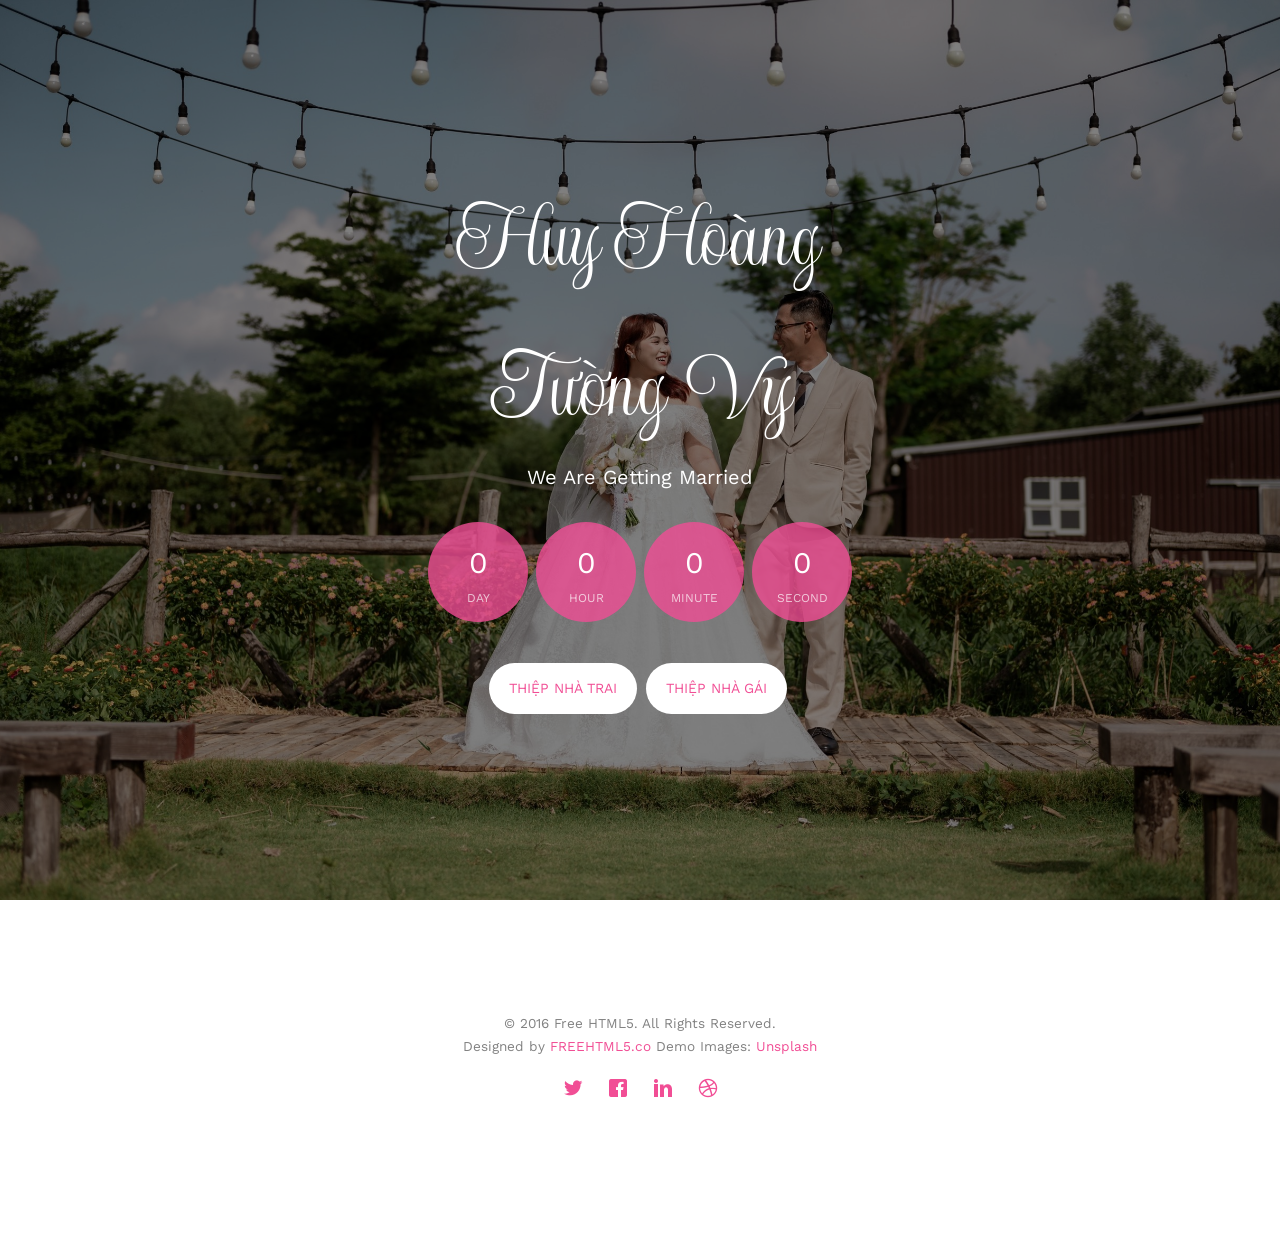
<file: public/index.html>
<!DOCTYPE html>
<!--[if lt IE 7]>      <html class="no-js lt-ie9 lt-ie8 lt-ie7"> <![endif]-->
<!--[if IE 7]>         <html class="no-js lt-ie9 lt-ie8"> <![endif]-->
<!--[if IE 8]>         <html class="no-js lt-ie9"> <![endif]-->
<!--[if gt IE 8]><!--> <html class="no-js"> <!--<![endif]-->
	<head>
	<meta charset="utf-8">
	<meta http-equiv="X-UA-Compatible" content="IE=edge">
	<title>Huy Hoàng 💕 Tường Vy - We Are Getting Married</title>
	<meta name="viewport" content="width=device-width, initial-scale=1">
	<meta name="description" content="Huy Hoàng 💕 Tường Vy - We Are Getting Married" />
	<meta name="keywords" content="huy hoang, tuong vy, merried, wedding" />
	<meta name="author" content="Cloud Hoang" />



  	<!-- Facebook and Twitter integration -->
	<meta property="og:title" content=""/>
	<meta property="og:image" content=""/>
	<meta property="og:url" content=""/>
	<meta property="og:site_name" content=""/>
	<meta property="og:description" content=""/>
	<meta name="twitter:title" content="" />
	<meta name="twitter:image" content="" />
	<meta name="twitter:url" content="" />
	<meta name="twitter:card" content="" />

	<link rel="preconnect" href="https://fonts.googleapis.com">
	<link rel="preconnect" href="https://fonts.gstatic.com" crossorigin>
	<link href='https://fonts.googleapis.com/css?family=Work+Sans:400,300,600,400italic,700' rel='stylesheet' type='text/css'>
	<link href="https://fonts.googleapis.com/css?family=Sacramento" rel="stylesheet">

	<link href="https://fonts.googleapis.com/css2?family=Mea+Culpa&display=swap" rel="stylesheet">
	<link href="https://fonts.googleapis.com/css2?family=Fleur+De+Leah&display=swap" rel="stylesheet">
	<link href="https://fonts.googleapis.com/css2?family=Updock&display=swap" rel="stylesheet">
	<link href="https://fonts.googleapis.com/css2?family=Great+Vibes" rel="stylesheet">

	
	<!-- Animate.css -->
	<link rel="stylesheet" href="css/animate.css">
	<!-- Icomoon Icon Fonts-->
	<link rel="stylesheet" href="css/icomoon.css">
	<!-- Bootstrap  -->
	<link rel="stylesheet" href="css/bootstrap.css">

	<!-- Magnific Popup -->
	<link rel="stylesheet" href="css/magnific-popup.css">

	<!-- Owl Carousel  -->
	<link rel="stylesheet" href="css/owl.carousel.min.css">
	<link rel="stylesheet" href="css/owl.theme.default.min.css">

	<!-- Theme style  -->
	<link rel="stylesheet" href="css/style.css">

	<!-- Modernizr JS -->
	<script src="js/modernizr-2.6.2.min.js"></script>
	<!-- FOR IE9 below -->
	<!--[if lt IE 9]>
	<script src="js/respond.min.js"></script>
	<![endif]-->

	</head>
	<body>
		
	<div class="fh5co-loader"></div>
	
	<div id="page">
	<nav class="fh5co-nav" role="navigation">
		<div class="container">
			<div class="row">
				<div class="col-xs-2">
					<div id="fh5co-logo"><a href="index.html"></a></div>
				</div>
				<!-- <div class="col-xs-10 text-right menu-1">
					<ul>
						<li class="active"><a href="index.html">Home</a></li>
						<li><a href="about.html">Story</a></li>
						<li class="has-dropdown">
							<a href="services.html">Services</a>
							<ul class="dropdown">
								<li><a href="#">Web Design</a></li>
								<li><a href="#">eCommerce</a></li>
								<li><a href="#">Branding</a></li>
								<li><a href="#">API</a></li>
							</ul>
						</li>
						<li class="has-dropdown">
							<a href="gallery.html">Gallery</a>
							<ul class="dropdown">
								<li><a href="#">HTML5</a></li>
								<li><a href="#">CSS3</a></li>
								<li><a href="#">Sass</a></li>
								<li><a href="#">jQuery</a></li>
							</ul>
						</li>
						<li><a href="contact.html">Contact</a></li>
					</ul>
				</div> -->
			</div>
			
		</div>
	</nav>

	<header id="fh5co-header" class="fh5co-cover" role="banner" style="background-image:url(images/img_bg_2.jpg);background-position: center center;">
		<div class="overlay"></div>
		<div class="container">
			<div class="row">
				<div class="col-md-8 col-md-offset-2 text-center">
					<div class="display-t">
						<div class="display-tc animate-box" data-animate-effect="fadeIn">
							<h1>Huy Hoàng </h1> <!-- &amp; --> <h1>Tường Vy</h1> 
							<h2>We Are Getting Married</h2>
							<div class="simply-countdown simply-countdown-one"></div>
							<p><a href="nha-trai.html" class="btn btn-default btn-sm">Thiệp nhà Trai</a>
								<a href="nha-gai.html" class="btn btn-default btn-sm">Thiệp nhà Gái</a></p>
						</div>
					</div>
				</div>
			</div>
		</div>
	</header>

	

	<footer id="fh5co-footer" role="contentinfo">
		<div class="container">

			<div class="row copyright">
				<div class="col-md-12 text-center">
					<p>
						<small class="block">&copy; 2016 Free HTML5. All Rights Reserved.</small> 
						<small class="block">Designed by <a href="http://freehtml5.co/" target="_blank">FREEHTML5.co</a> Demo Images: <a href="http://unsplash.co/" target="_blank">Unsplash</a></small>
					</p>
					<p>
						<ul class="fh5co-social-icons">
							<li><a href="#"><i class="icon-twitter"></i></a></li>
							<li><a href="#"><i class="icon-facebook"></i></a></li>
							<li><a href="#"><i class="icon-linkedin"></i></a></li>
							<li><a href="#"><i class="icon-dribbble"></i></a></li>
						</ul>
					</p>
				</div>
			</div>

		</div>
	</footer>
	</div>

	<div class="gototop js-top">
		<a href="#" class="js-gotop"><i class="icon-arrow-up"></i></a>
	</div>
	
	<!-- jQuery -->
	<script src="js/jquery.min.js"></script>
	<!-- jQuery Easing -->
	<script src="js/jquery.easing.1.3.js"></script>
	<!-- Bootstrap -->
	<script src="js/bootstrap.min.js"></script>
	<!-- Waypoints -->
	<script src="js/jquery.waypoints.min.js"></script>
	<!-- Carousel -->
	<script src="js/owl.carousel.min.js"></script>
	<!-- countTo -->
	<script src="js/jquery.countTo.js"></script>

	<!-- Stellar -->
	<script src="js/jquery.stellar.min.js"></script>
	<!-- Magnific Popup -->
	<script src="js/jquery.magnific-popup.min.js"></script>
	<script src="js/magnific-popup-options.js"></script>

	<!-- // <script src="https://cdnjs.cloudflare.com/ajax/libs/prism/0.0.1/prism.min.js"></script> -->
	<script src="js/simplyCountdown.js"></script>
	<!-- Main -->
	<script src="js/main.js"></script>

	<script>
    var d = new Date(new Date().getTime() + 200 * 120 * 120 * 2000);

    // default example
    simplyCountdown('.simply-countdown-one', {
        year: 2024,
        month: 9,
        day: 14
    });

    //jQuery example
    $('#simply-countdown-losange').simplyCountdown({
        year: 2024,
        month: 9,
        day: 14,
        enableUtc: false
    });
</script>

	</body>
</html>
</file>
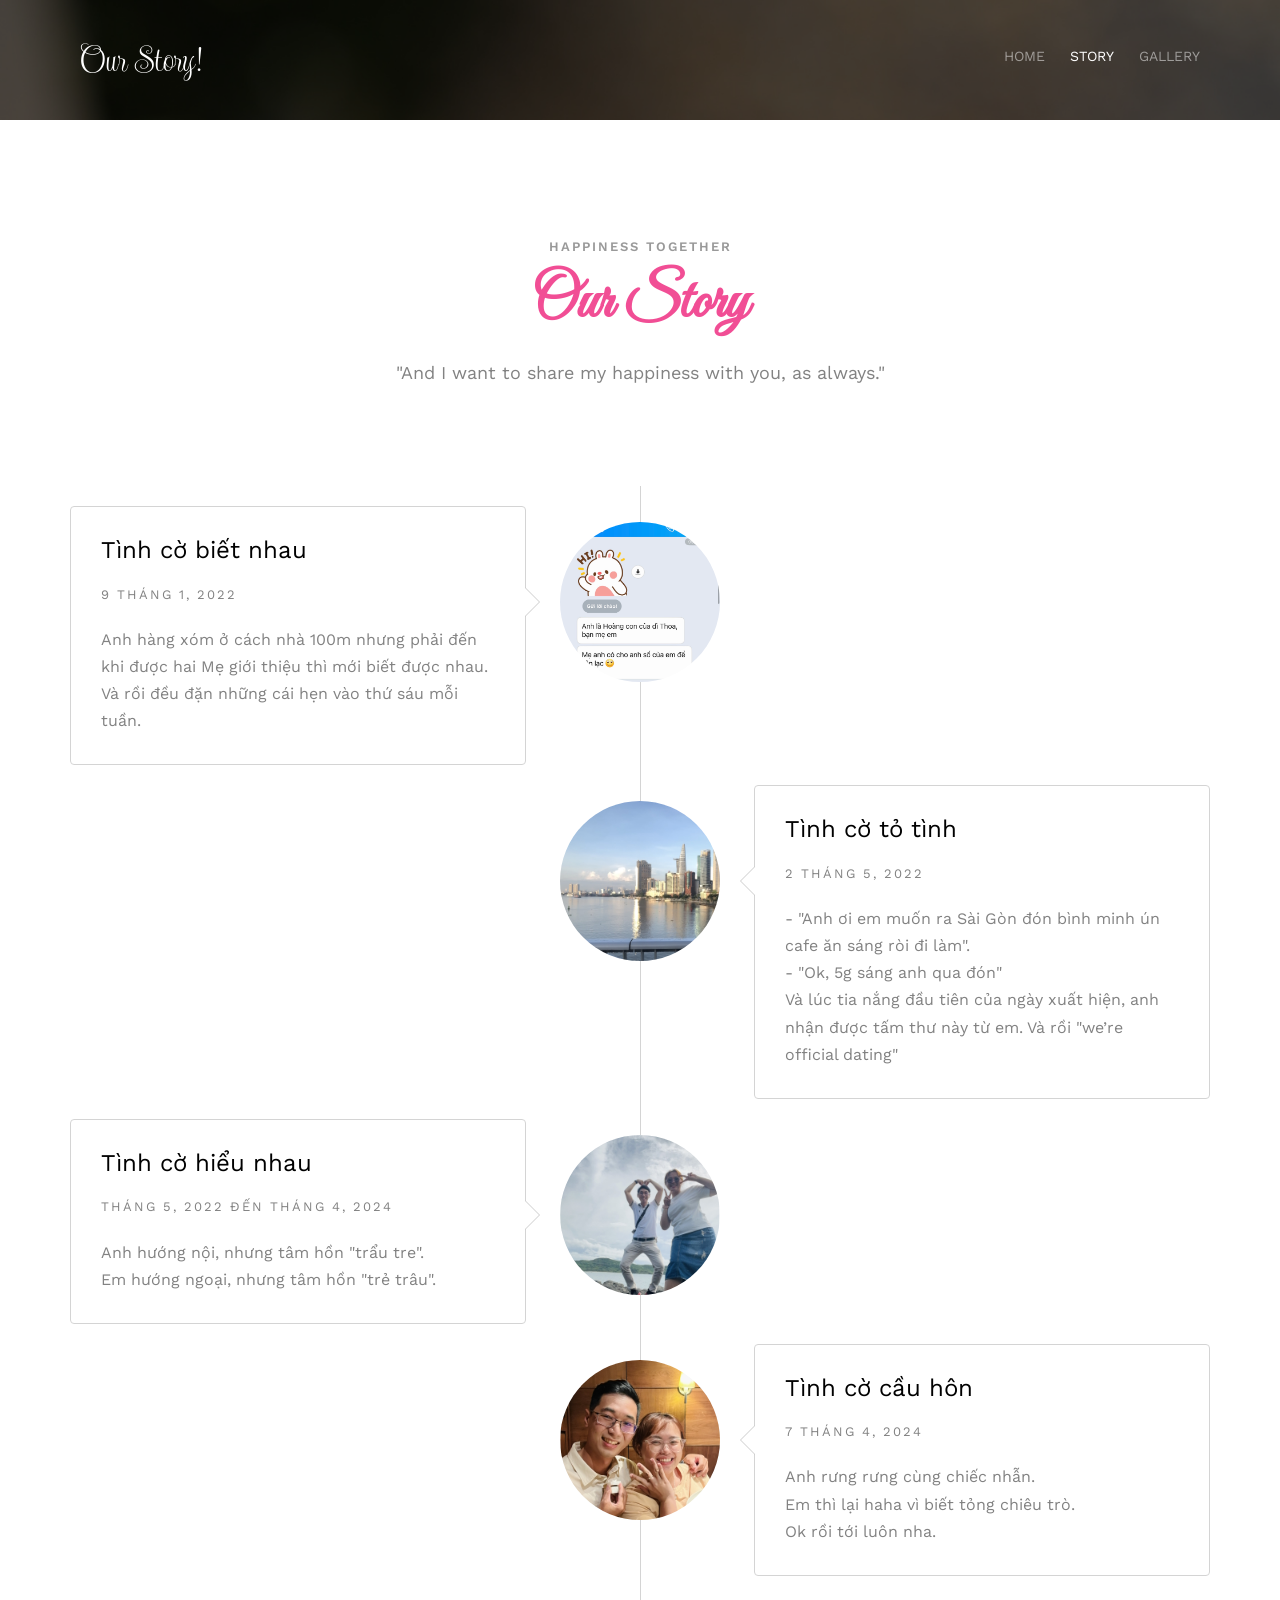
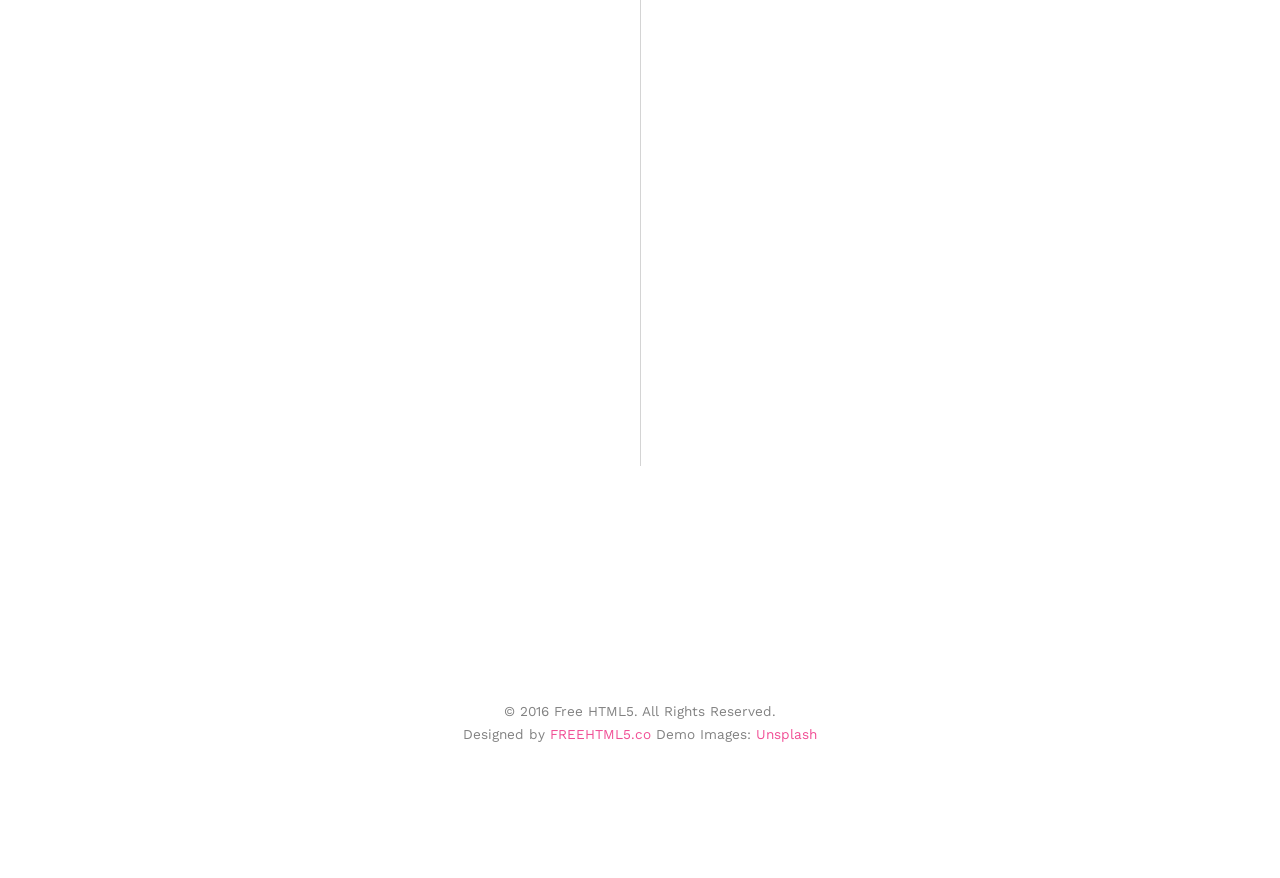
<file: public/about.html>
<!DOCTYPE html>
<!--[if lt IE 7]>      <html class="no-js lt-ie9 lt-ie8 lt-ie7"> <![endif]-->
<!--[if IE 7]>         <html class="no-js lt-ie9 lt-ie8"> <![endif]-->
<!--[if IE 8]>         <html class="no-js lt-ie9"> <![endif]-->
<!--[if gt IE 8]><!--> <html class="no-js"> <!--<![endif]-->
<head>
	<meta charset="utf-8">
	<meta http-equiv="X-UA-Compatible" content="IE=edge">
	<title>Huy Hoàng 💕 Tường Vy - We Are Getting Married</title>
	<meta name="viewport" content="width=device-width, initial-scale=1">
	<meta name="description" content="Huy Hoàng 💕 Tường Vy - We Are Getting Married" />
	<meta name="keywords" content="huy hoang, tuong vy, merried, wedding" />
	<meta name="author" content="Cloud Hoang" />

  <!-- 
	//////////////////////////////////////////////////////

	FREE HTML5 TEMPLATE 
	DESIGNED & DEVELOPED by FREEHTML5.CO
		
	Website: 		http://freehtml5.co/
	Email: 			info@freehtml5.co
	Twitter: 		http://twitter.com/fh5co
	Facebook: 		https://www.facebook.com/fh5co

	//////////////////////////////////////////////////////
	 -->

  	<!-- Facebook and Twitter integration -->
	<meta property="og:title" content=""/>
	<meta property="og:image" content=""/>
	<meta property="og:url" content=""/>
	<meta property="og:site_name" content=""/>
	<meta property="og:description" content=""/>
	<meta name="twitter:title" content="" />
	<meta name="twitter:image" content="" />
	<meta name="twitter:url" content="" />
	<meta name="twitter:card" content="" />

	<link href='https://fonts.googleapis.com/css?family=Work+Sans:400,300,600,400italic,700' rel='stylesheet' type='text/css'>
	<link href="https://fonts.googleapis.com/css?family=Sacramento" rel="stylesheet">

	<link href="https://fonts.googleapis.com/css2?family=Mea+Culpa&display=swap" rel="stylesheet">
	<link href="https://fonts.googleapis.com/css2?family=Fleur+De+Leah&display=swap" rel="stylesheet">
	<link href="https://fonts.googleapis.com/css2?family=Updock&display=swap" rel="stylesheet">
	<link href="https://fonts.googleapis.com/css2?family=Great+Vibes" rel="stylesheet">
	
	<!-- Animate.css -->
	<link rel="stylesheet" href="css/animate.css">
	<!-- Icomoon Icon Fonts-->
	<link rel="stylesheet" href="css/icomoon.css">
	<!-- Bootstrap  -->
	<link rel="stylesheet" href="css/bootstrap.css">

	<!-- Magnific Popup -->
	<link rel="stylesheet" href="css/magnific-popup.css">

	<!-- Owl Carousel  -->
	<link rel="stylesheet" href="css/owl.carousel.min.css">
	<link rel="stylesheet" href="css/owl.theme.default.min.css">

	<!-- Theme style  -->
	<link rel="stylesheet" href="css/style.css">

	<!-- Modernizr JS -->
	<script src="js/modernizr-2.6.2.min.js"></script>
	<!-- FOR IE9 below -->
	<!--[if lt IE 9]>
	<script src="js/respond.min.js"></script>
	<![endif]-->

	</head>
	<body>
		
	<div class="fh5co-loader"></div>
	
	<div id="page">
	<nav class="fh5co-nav" role="navigation">
		<div class="container">
			<div class="row">
				<div class="col-xs-2">
					<div id="fh5co-logo"><a href="index.html">Our Story!</a></div>
				</div>
				<div class="col-xs-10 text-right menu-1">
					<ul>
						<li><a href="index.html">Home</a></li>
						<li class="active"><a href="about.html">Story</a></li>
						<li><a href="gallery.html">Gallery</a></li>
						<!-- <li><a href="contact.html">Contact</a></li> -->
					</ul>
				</div>
			</div>
			
		</div>
	</nav>

	<header id="fh5co-header" class="fh5co-cover fh5co-cover-sm" role="banner" style="background-image:url(images/img_bg_1.jpg);height: 120px">
		<div class="overlay"></div>
		
	</header>

	

	<div id="fh5co-couple-story">
		<div class="container">
			<div class="row">
				<div class="col-md-8 col-md-offset-2 text-center fh5co-heading animate-box">
					<span>Happiness Together</span>
					<h2>Our Story</h2>
					<p>"And I want to share my happiness with you, as always."</p>
				</div>
			</div>
			<div class="row">
				<div class="col-md-12 col-md-offset-0">
					<ul class="timeline animate-box">
						<li class="animate-box">
							<div class="timeline-badge" style="background-image:url(images/1st_met.jpg);"></div>
							<div class="timeline-panel">
								<div class="timeline-heading">
									<h3 class="timeline-title">Tình cờ biết nhau</h3>
									<span class="date">9 Tháng 1, 2022</span>
								</div>
								<div class="timeline-body">
									<p>Anh hàng xóm ở cách nhà 100m nhưng phải đến khi được hai Mẹ giới thiệu thì mới biết được nhau. Và rồi đều đặn những cái hẹn vào thứ sáu mỗi tuần.</p>
								</div>
							</div>
						</li>
						<li class="timeline-inverted animate-box">
							<div class="timeline-badge" style="background-image:url(images/2nd_met.jpg);"></div>
							<div class="timeline-panel">
								<div class="timeline-heading">
									<h3 class="timeline-title">Tình cờ tỏ tình</h3>
									<span class="date">2 Tháng 5, 2022</span>
								</div>
								<div class="timeline-body">
									<p>
									- "Anh ơi em muốn ra Sài Gòn đón bình minh ún cafe ăn sáng ròi đi làm".</br>
									- "Ok, 5g sáng anh qua đón"</br>
									Và lúc tia nắng đầu tiên của ngày xuất hiện, anh nhận được tấm thư này từ em. Và rồi "we’re official dating"</br>
								</p>
								</div>
							</div>
						</li>
						<li class="animate-box">
							<div class="timeline-badge" style="background-image:url(images/3rd_met.jpg);"></div>
							<div class="timeline-panel">
								<div class="timeline-heading">
									<h3 class="timeline-title">Tình cờ hiểu nhau</h3>
									<span class="date">Tháng 5, 2022 đến tháng 4, 2024</span>
								</div>
								<div class="timeline-body">
									<p>Anh hướng nội, nhưng tâm hồn "trẩu tre".</br>
										Em hướng ngoại, nhưng tâm hồn "trẻ trâu".</p>
								</div>
							</div>
						</li>
						<li class="timeline-inverted animate-box">
							<div class="timeline-badge" style="background-image:url(images/4th_met.jpg);"></div>
							<div class="timeline-panel">
								<div class="timeline-heading">
									<h3 class="timeline-title">Tình cờ cầu hôn</h3>
									<span class="date">7 Tháng 4, 2024</span>
								</div>
								<div class="timeline-body">
									<p>Anh rưng rưng cùng chiếc nhẫn. </br>
										Em thì lại haha vì biết tỏng chiêu trò.</br>
										Ok rồi tới luôn nha. </p>
								</div>
							</div>
						</li>
						<li class="animate-box">
							<div class="timeline-badge" style="background-image:url(images/5th_met.jpg);"></div>
							<div class="timeline-panel">
								<div class="timeline-heading">
									<h3 class="timeline-title">Tình cờ đính hôn</h3>
									<span class="date">14 Tháng 4, 2024</span>
								</div>
								<div class="timeline-body">
									<p>Hong, này có sắp đặt, thầy bảo ngày đẹp. </br>
										"And now, like Beyoncé but with a "F".</p>
								</div>
							</div>
						</li>
						<li class="timeline-inverted animate-box">
							<div class="timeline-badge" style="background-image:url(images/6th_met.jpg);"></div>
							<div class="timeline-panel">
								<div class="timeline-heading">
									<h3 class="timeline-title">Về chung một nhà</h3>
									<b><span class="date">14 Tháng 9, 2024</span></b>
								</div>
								<div class="timeline-body">
									<p>Cho 365,000 ngày, hành trình của sự hạnh phúc, và cùng nhau. </p>
								</div>
							</div>
						</li>
			    	</ul>
				</div>
			</div>
		</div>
	</div>

	

	<footer id="fh5co-footer" role="contentinfo">
		<div class="container">
			<!-- <div class="row row-pb-md">
				<div class="col-md-4 fh5co-widget">
					<h3>The Company</h3>
					<p>Facilis ipsum reprehenderit nemo molestias. Aut cum mollitia reprehenderit. Eos cumque dicta adipisci architecto culpa amet.</p>
					<p><a href="#">Learn More</a></p>
				</div>
				<div class="col-md-2 col-sm-4 col-xs-6 col-md-push-1">
					<ul class="fh5co-footer-links">
						<li><a href="#">About</a></li>
						<li><a href="#">Help</a></li>
						<li><a href="#">Contact</a></li>
						<li><a href="#">Terms</a></li>
						<li><a href="#">Meetups</a></li>
					</ul>
				</div>

				<div class="col-md-2 col-sm-4 col-xs-6 col-md-push-1">
					<ul class="fh5co-footer-links">
						<li><a href="#">Shop</a></li>
						<li><a href="#">Privacy</a></li>
						<li><a href="#">Testimonials</a></li>
						<li><a href="#">Handbook</a></li>
						<li><a href="#">Held Desk</a></li>
					</ul>
				</div>

				<div class="col-md-2 col-sm-4 col-xs-6 col-md-push-1">
					<ul class="fh5co-footer-links">
						<li><a href="#">Find Designers</a></li>
						<li><a href="#">Find Deelopers</a></li>
						<li><a href="#">Teams</a></li>
						<li><a href="#">Advertise</a></li>
						<li><a href="#">API</a></li>
					</ul>
				</div>
			</div> -->

			<div class="row copyright">
				<div class="col-md-12 text-center">
					<p>
						<small class="block">&copy; 2016 Free HTML5. All Rights Reserved.</small> 
						<small class="block">Designed by <a href="http://freehtml5.co/" target="_blank">FREEHTML5.co</a> Demo Images: <a href="http://unsplash.co/" target="_blank">Unsplash</a></small>
					</p>
					<!-- <p>
						<ul class="fh5co-social-icons">
							<li><a href="#"><i class="icon-twitter"></i></a></li>
							<li><a href="#"><i class="icon-facebook"></i></a></li>
							<li><a href="#"><i class="icon-linkedin"></i></a></li>
							<li><a href="#"><i class="icon-dribbble"></i></a></li>
						</ul>
					</p> -->
				</div>
			</div>

		</div>
	</footer>
	</div>

	<div class="gototop js-top">
		<a href="#" class="js-gotop"><i class="icon-arrow-up"></i></a>
	</div>
	
	<!-- jQuery -->
	<script src="js/jquery.min.js"></script>
	<!-- jQuery Easing -->
	<script src="js/jquery.easing.1.3.js"></script>
	<!-- Bootstrap -->
	<script src="js/bootstrap.min.js"></script>
	<!-- Waypoints -->
	<script src="js/jquery.waypoints.min.js"></script>
	<!-- Carousel -->
	<script src="js/owl.carousel.min.js"></script>
	<!-- countTo -->
	<script src="js/jquery.countTo.js"></script>

	<!-- Stellar -->
	<script src="js/jquery.stellar.min.js"></script>
	<!-- Magnific Popup -->
	<script src="js/jquery.magnific-popup.min.js"></script>
	<script src="js/magnific-popup-options.js"></script>

	<!-- Main -->
	<script src="js/main.js"></script>

	</body>
</html>
</file>
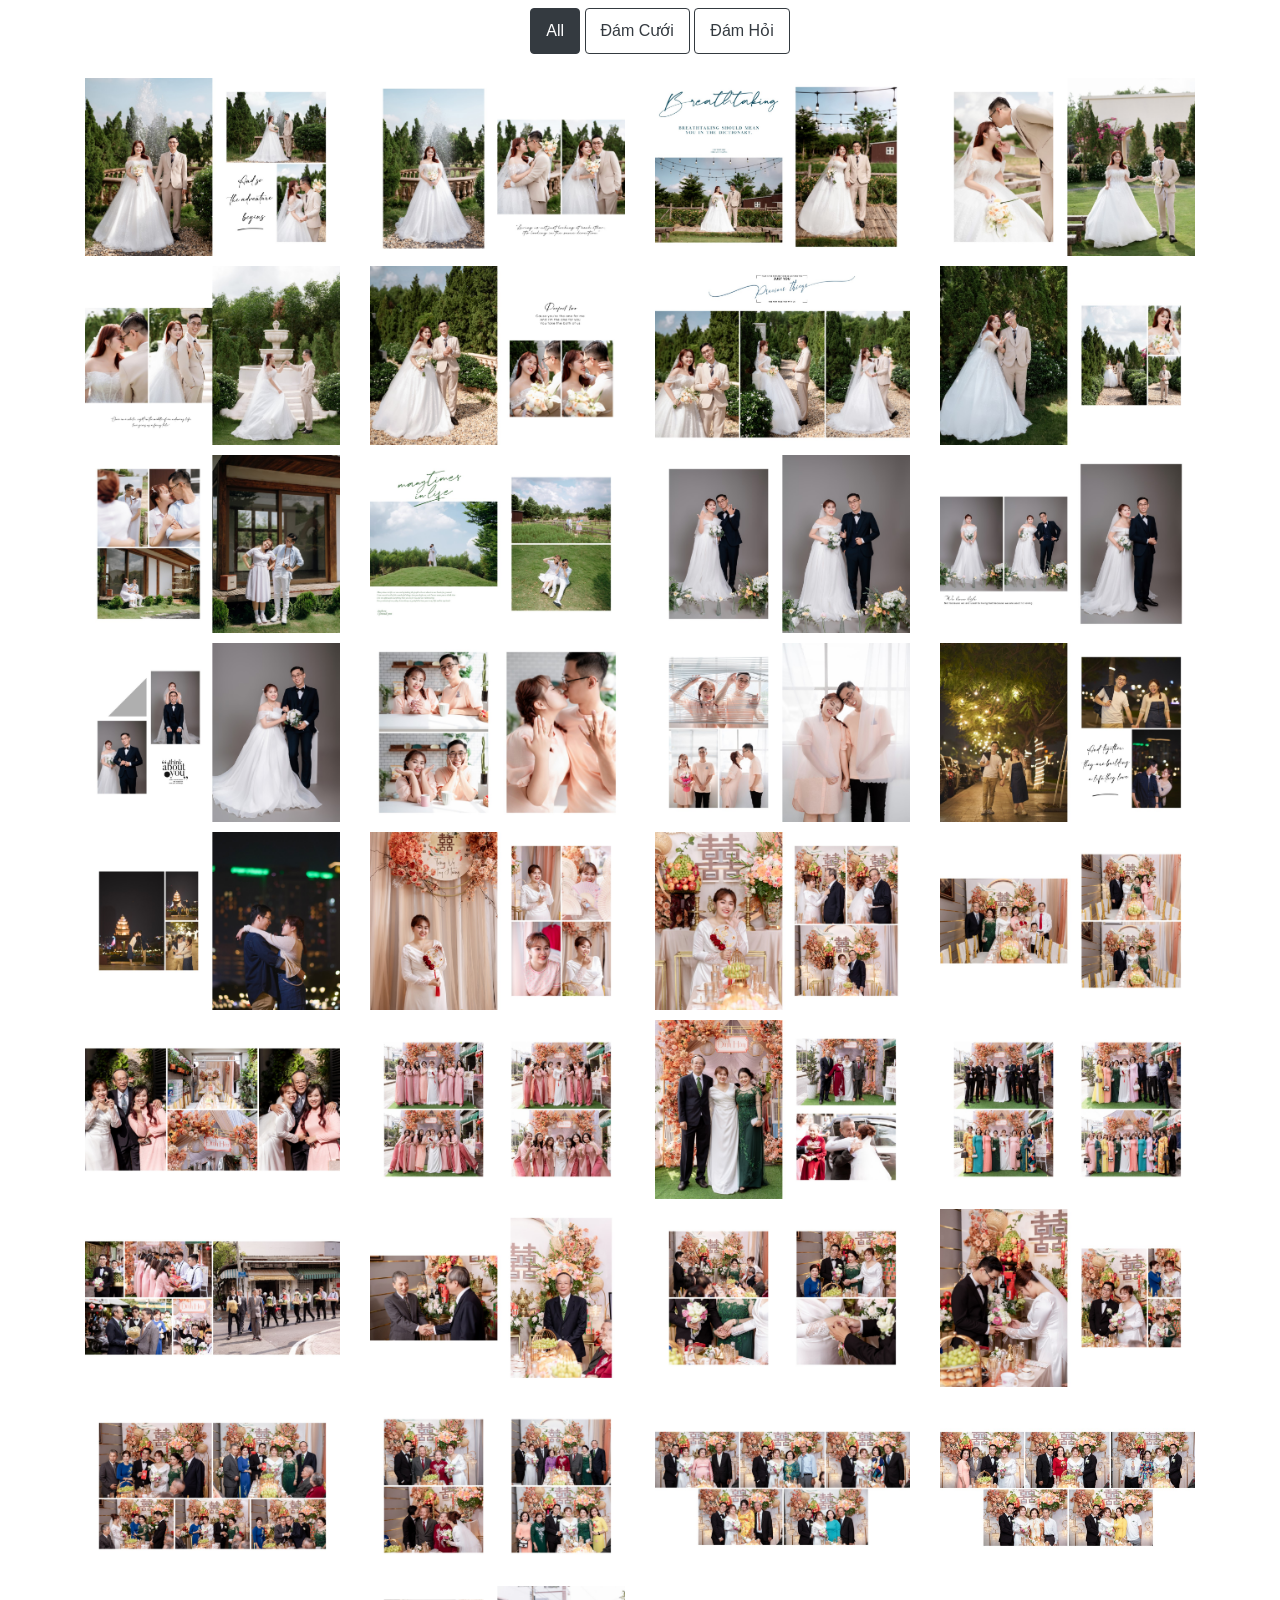
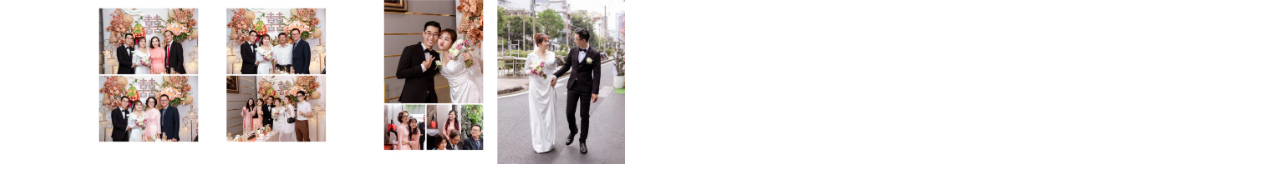
<file: public/gallery_frame.html>
<!DOCTYPE html>
<html lang="en"><head>
<meta http-equiv="content-type" content="text/html; charset=UTF-8">
    <meta charset="utf-8">
    <meta name="robots" content="noindex, nofollow">

    <title>gallery filter - Bootsnipp.com</title>
        <meta name="viewport" content="width=device-width, initial-scale=1">
    <link href="gallery_files/bootstrap.min.css" rel="stylesheet" id="bootstrap-css">
    <link rel="stylesheet" href="gallery_files/gallery.css">
    <script src="gallery_files/jquery.min.js"></script>
    <script src="gallery_files/bootstrap.min.js"></script>
    <link rel="stylesheet" href="gallery_files/magnific-popup.css">
    <script src="gallery_files/isotope.pkgd.js"></script>
    <script src="gallery_files/jquery.magnific-popup.js"></script>

<body>


 <div class="container">
         <div class="portfolio-menu mt-2 mb-4">
            <ul>
               <li class="btn btn-outline-dark active" data-filter="*">All</li>
               <li class="btn btn-outline-dark" data-filter=".damcuoi">Đám Cưới</li>
               <li class="btn btn-outline-dark" data-filter=".damhoi">Đám Hỏi</li>
               <!-- <li class="btn btn-outline-dark text" data-filter=".selfie">selfie</li> -->
            </ul>
         </div>
         <div class="portfolio-item row">
            
            <div class="item damcuoi col-lg-3 col-md-4 col-6 col-sm">
               <a href="images/damcuoi/hinhcuoi_01.jpg" class="fancylight popup-btn" data-fancybox-group="light"> 
               <img class="img-fluid" src="images/damcuoi/hinhcuoi_01.jpg" alt="">
               </a>
            </div>
            <div class="item damcuoi col-lg-3 col-md-4 col-6 col-sm">
               <a href="images/damcuoi/hinhcuoi_02.jpg" class="fancylight popup-btn" data-fancybox-group="light"> 
               <img class="img-fluid" src="images/damcuoi/hinhcuoi_02.jpg" alt="">
               </a>
            </div>
            <div class="item damcuoi col-lg-3 col-md-4 col-6 col-sm">
               <a href="images/damcuoi/hinhcuoi_03.jpg" class="fancylight popup-btn" data-fancybox-group="light"> 
               <img class="img-fluid" src="images/damcuoi/hinhcuoi_03.jpg" alt="">
               </a>
            </div>
            <div class="item damcuoi col-lg-3 col-md-4 col-6 col-sm">
               <a href="images/damcuoi/hinhcuoi_04.jpg" class="fancylight popup-btn" data-fancybox-group="light"> 
               <img class="img-fluid" src="images/damcuoi/hinhcuoi_04.jpg" alt="">
               </a>
            </div>
            <div class="item damcuoi col-lg-3 col-md-4 col-6 col-sm">
               <a href="images/damcuoi/hinhcuoi_05.jpg" class="fancylight popup-btn" data-fancybox-group="light"> 
               <img class="img-fluid" src="images/damcuoi/hinhcuoi_05.jpg" alt="">
               </a>
            </div>
            <div class="item damcuoi col-lg-3 col-md-4 col-6 col-sm">
               <a href="images/damcuoi/hinhcuoi_06.jpg" class="fancylight popup-btn" data-fancybox-group="light"> 
               <img class="img-fluid" src="images/damcuoi/hinhcuoi_06.jpg" alt="">
               </a>
            </div>
            <div class="item damcuoi col-lg-3 col-md-4 col-6 col-sm">
               <a href="images/damcuoi/hinhcuoi_07.jpg" class="fancylight popup-btn" data-fancybox-group="light"> 
               <img class="img-fluid" src="images/damcuoi/hinhcuoi_07.jpg" alt="">
               </a>
            </div>
            <div class="item damcuoi col-lg-3 col-md-4 col-6 col-sm">
               <a href="images/damcuoi/hinhcuoi_08.jpg" class="fancylight popup-btn" data-fancybox-group="light"> 
               <img class="img-fluid" src="images/damcuoi/hinhcuoi_08.jpg" alt="">
               </a>
            </div>
            <div class="item damcuoi col-lg-3 col-md-4 col-6 col-sm">
               <a href="images/damcuoi/hinhcuoi_09.jpg" class="fancylight popup-btn" data-fancybox-group="light"> 
               <img class="img-fluid" src="images/damcuoi/hinhcuoi_09.jpg" alt="">
               </a>
            </div>
            <div class="item damcuoi col-lg-3 col-md-4 col-6 col-sm">
               <a href="images/damcuoi/hinhcuoi_10.jpg" class="fancylight popup-btn" data-fancybox-group="light"> 
               <img class="img-fluid" src="images/damcuoi/hinhcuoi_10.jpg" alt="">
               </a>
            </div>
            <div class="item damcuoi col-lg-3 col-md-4 col-6 col-sm">
               <a href="images/damcuoi/hinhcuoi_11.jpg" class="fancylight popup-btn" data-fancybox-group="light"> 
               <img class="img-fluid" src="images/damcuoi/hinhcuoi_11.jpg" alt="">
               </a>
            </div>
            <div class="item damcuoi col-lg-3 col-md-4 col-6 col-sm">
               <a href="images/damcuoi/hinhcuoi_12.jpg" class="fancylight popup-btn" data-fancybox-group="light"> 
               <img class="img-fluid" src="images/damcuoi/hinhcuoi_12.jpg" alt="">
               </a>
            </div>
            <div class="item damcuoi col-lg-3 col-md-4 col-6 col-sm">
               <a href="images/damcuoi/hinhcuoi_13.jpg" class="fancylight popup-btn" data-fancybox-group="light"> 
               <img class="img-fluid" src="images/damcuoi/hinhcuoi_13.jpg" alt="">
               </a>
            </div>
            <div class="item damcuoi col-lg-3 col-md-4 col-6 col-sm">
               <a href="images/damcuoi/hinhcuoi_14.jpg" class="fancylight popup-btn" data-fancybox-group="light"> 
               <img class="img-fluid" src="images/damcuoi/hinhcuoi_14.jpg" alt="">
               </a>
            </div>
            <div class="item damcuoi col-lg-3 col-md-4 col-6 col-sm">
               <a href="images/damcuoi/hinhcuoi_15.jpg" class="fancylight popup-btn" data-fancybox-group="light"> 
               <img class="img-fluid" src="images/damcuoi/hinhcuoi_15.jpg" alt="">
               </a>
            </div>
            <div class="item damcuoi col-lg-3 col-md-4 col-6 col-sm">
               <a href="images/damcuoi/hinhcuoi_16.jpg" class="fancylight popup-btn" data-fancybox-group="light"> 
               <img class="img-fluid" src="images/damcuoi/hinhcuoi_16.jpg" alt="">
               </a>
            </div>
            <div class="item damcuoi col-lg-3 col-md-4 col-6 col-sm">
               <a href="images/damcuoi/hinhcuoi_17.jpg" class="fancylight popup-btn" data-fancybox-group="light"> 
               <img class="img-fluid" src="images/damcuoi/hinhcuoi_17.jpg" alt="">
               </a>
            </div>
            
            <div class="item damhoi col-lg-3 col-md-4 col-6 col-sm">
               <a href="images/damhoi/damhoi_01.jpg" class="fancylight popup-btn" data-fancybox-group="light"> 
               <img class="img-fluid" src="images/damhoi/damhoi_01.jpg" alt="">
               </a>
            </div>
            <div class="item damhoi col-lg-3 col-md-4 col-6 col-sm">
               <a href="images/damhoi/damhoi_02.jpg" class="fancylight popup-btn" data-fancybox-group="light"> 
               <img class="img-fluid" src="images/damhoi/damhoi_02.jpg" alt="">
               </a>
            </div>
            <div class="item damhoi col-lg-3 col-md-4 col-6 col-sm">
               <a href="images/damhoi/damhoi_03.jpg" class="fancylight popup-btn" data-fancybox-group="light"> 
               <img class="img-fluid" src="images/damhoi/damhoi_03.jpg" alt="">
               </a>
            </div>
            <div class="item damhoi col-lg-3 col-md-4 col-6 col-sm">
               <a href="images/damhoi/damhoi_04.jpg" class="fancylight popup-btn" data-fancybox-group="light"> 
               <img class="img-fluid" src="images/damhoi/damhoi_04.jpg" alt="">
               </a>
            </div>
            <div class="item damhoi col-lg-3 col-md-4 col-6 col-sm">
               <a href="images/damhoi/damhoi_05.jpg" class="fancylight popup-btn" data-fancybox-group="light"> 
               <img class="img-fluid" src="images/damhoi/damhoi_05.jpg" alt="">
               </a>
            </div>
            <div class="item damhoi col-lg-3 col-md-4 col-6 col-sm">
               <a href="images/damhoi/damhoi_06.jpg" class="fancylight popup-btn" data-fancybox-group="light"> 
               <img class="img-fluid" src="images/damhoi/damhoi_06.jpg" alt="">
               </a>
            </div>
            <div class="item damhoi col-lg-3 col-md-4 col-6 col-sm">
               <a href="images/damhoi/damhoi_07.jpg" class="fancylight popup-btn" data-fancybox-group="light"> 
               <img class="img-fluid" src="images/damhoi/damhoi_07.jpg" alt="">
               </a>
            </div>
            <div class="item damhoi col-lg-3 col-md-4 col-6 col-sm">
               <a href="images/damhoi/damhoi_08.jpg" class="fancylight popup-btn" data-fancybox-group="light"> 
               <img class="img-fluid" src="images/damhoi/damhoi_08.jpg" alt="">
               </a>
            </div>
            <div class="item damhoi col-lg-3 col-md-4 col-6 col-sm">
               <a href="images/damhoi/damhoi_09.jpg" class="fancylight popup-btn" data-fancybox-group="light"> 
               <img class="img-fluid" src="images/damhoi/damhoi_09.jpg" alt="">
               </a>
            </div>
            <div class="item damhoi col-lg-3 col-md-4 col-6 col-sm">
               <a href="images/damhoi/damhoi_10.jpg" class="fancylight popup-btn" data-fancybox-group="light"> 
               <img class="img-fluid" src="images/damhoi/damhoi_10.jpg" alt="">
               </a>
            </div>
            <div class="item damhoi col-lg-3 col-md-4 col-6 col-sm">
               <a href="images/damhoi/damhoi_11.jpg" class="fancylight popup-btn" data-fancybox-group="light"> 
               <img class="img-fluid" src="images/damhoi/damhoi_11.jpg" alt="">
               </a>
            </div>
            <div class="item damhoi col-lg-3 col-md-4 col-6 col-sm">
               <a href="images/damhoi/damhoi_12.jpg" class="fancylight popup-btn" data-fancybox-group="light"> 
               <img class="img-fluid" src="images/damhoi/damhoi_12.jpg" alt="">
               </a>
            </div>
            <div class="item damhoi col-lg-3 col-md-4 col-6 col-sm">
               <a href="images/damhoi/damhoi_13.jpg" class="fancylight popup-btn" data-fancybox-group="light"> 
               <img class="img-fluid" src="images/damhoi/damhoi_13.jpg" alt="">
               </a>
            </div>
            <div class="item damhoi col-lg-3 col-md-4 col-6 col-sm">
               <a href="images/damhoi/damhoi_14.jpg" class="fancylight popup-btn" data-fancybox-group="light"> 
               <img class="img-fluid" src="images/damhoi/damhoi_14.jpg" alt="">
               </a>
            </div>
            <div class="item damhoi col-lg-3 col-md-4 col-6 col-sm">
               <a href="images/damhoi/damhoi_15.jpg" class="fancylight popup-btn" data-fancybox-group="light"> 
               <img class="img-fluid" src="images/damhoi/damhoi_15.jpg" alt="">
               </a>
            </div>
            <div class="item damhoi col-lg-3 col-md-4 col-6 col-sm">
               <a href="images/damhoi/damhoi_16.jpg" class="fancylight popup-btn" data-fancybox-group="light"> 
               <img class="img-fluid" src="images/damhoi/damhoi_16.jpg" alt="">
               </a>
            </div>
            <div class="item damhoi col-lg-3 col-md-4 col-6 col-sm">
               <a href="images/damhoi/damhoi_17.jpg" class="fancylight popup-btn" data-fancybox-group="light"> 
               <img class="img-fluid" src="images/damhoi/damhoi_17.jpg" alt="">
               </a>
            </div>
         </div>
      </div>
      
      <!-- <script type="text/javascript">
       $('.portfolio-menu ul li').click(function(){
          $('.portfolio-menu ul li').removeClass('active');
          $(this).addClass('active');
          
          var selector = $(this).attr('data-filter');
          $('.portfolio-item').isotope({
             filter:selector
          });
          return  false;
       });
       $(document).ready(function() {
       var popup_btn = $('.popup-btn');
       popup_btn.magnificPopup({
       type : 'image',
       gallery : {
          enabled : true
       }
       });
       });	</script>     -->
	
       <script type="text/javascript">
         $(document).ready(function() {
             // Function to handle filter based on URL parameter
             function applyFilterFromURL() {
                 // Get the URL parameter (e.g., ?filter=damcuoi)
                 const urlParams = new URLSearchParams(window.location.search);
                 const filterParam = urlParams.get('filter');
 
                 if (filterParam) {
                     // Find the corresponding button and trigger click
                     const filterButton = $(`.portfolio-menu ul li[data-filter=".${filterParam}"]`);
                     if (filterButton.length) {
                         filterButton.click();
                     }
                 }
             }
 
             // Portfolio filter button click handler
             $('.portfolio-menu ul li').click(function(){
                 $('.portfolio-menu ul li').removeClass('active');
                 $(this).addClass('active');
                 
                 var selector = $(this).attr('data-filter');
                 $('.portfolio-item').isotope({
                     filter: selector
                 });
                 return false;
             });
 
             // Initialize magnificPopup
             var popup_btn = $('.popup-btn');
             popup_btn.magnificPopup({
                 type: 'image',
                 gallery: {
                     enabled: true
                 }
             });
 
             // Apply filter from URL on page load
             applyFilterFromURL();
         });
     </script>
      

</body></html>
</file>
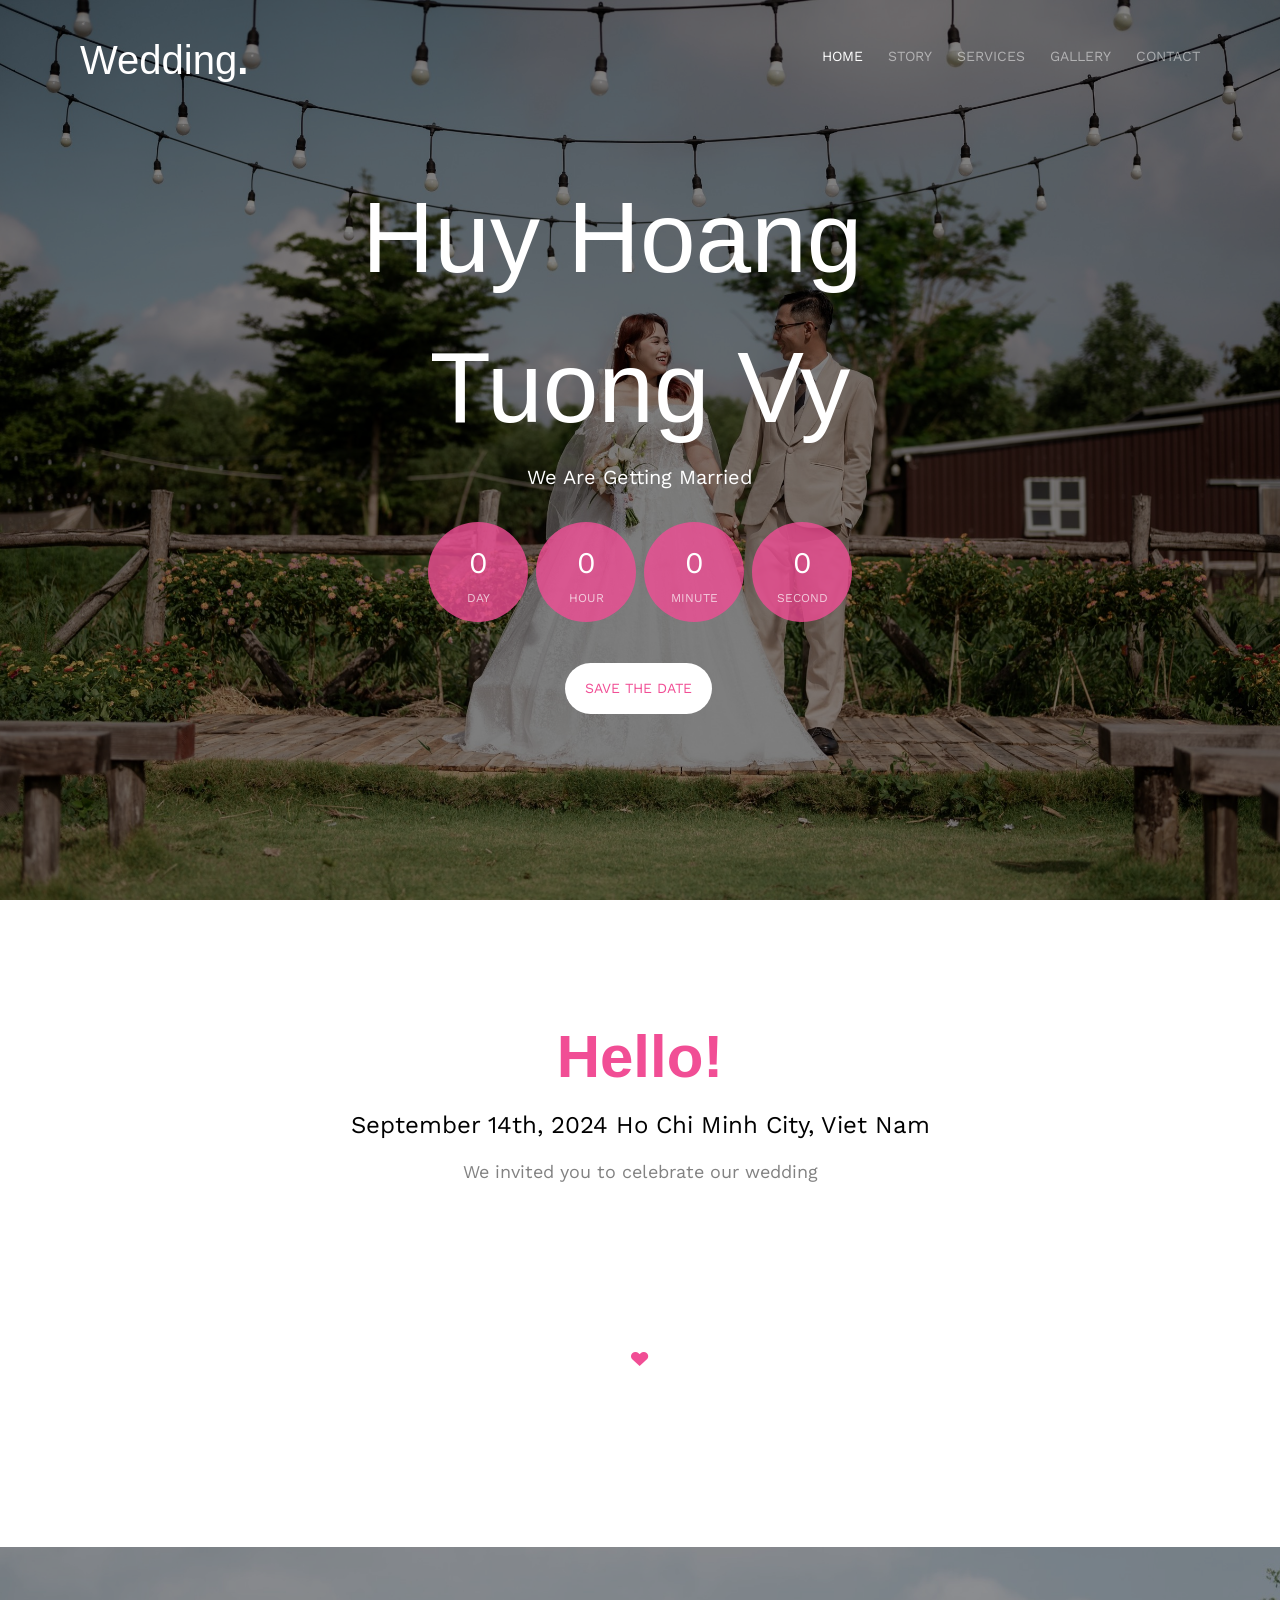
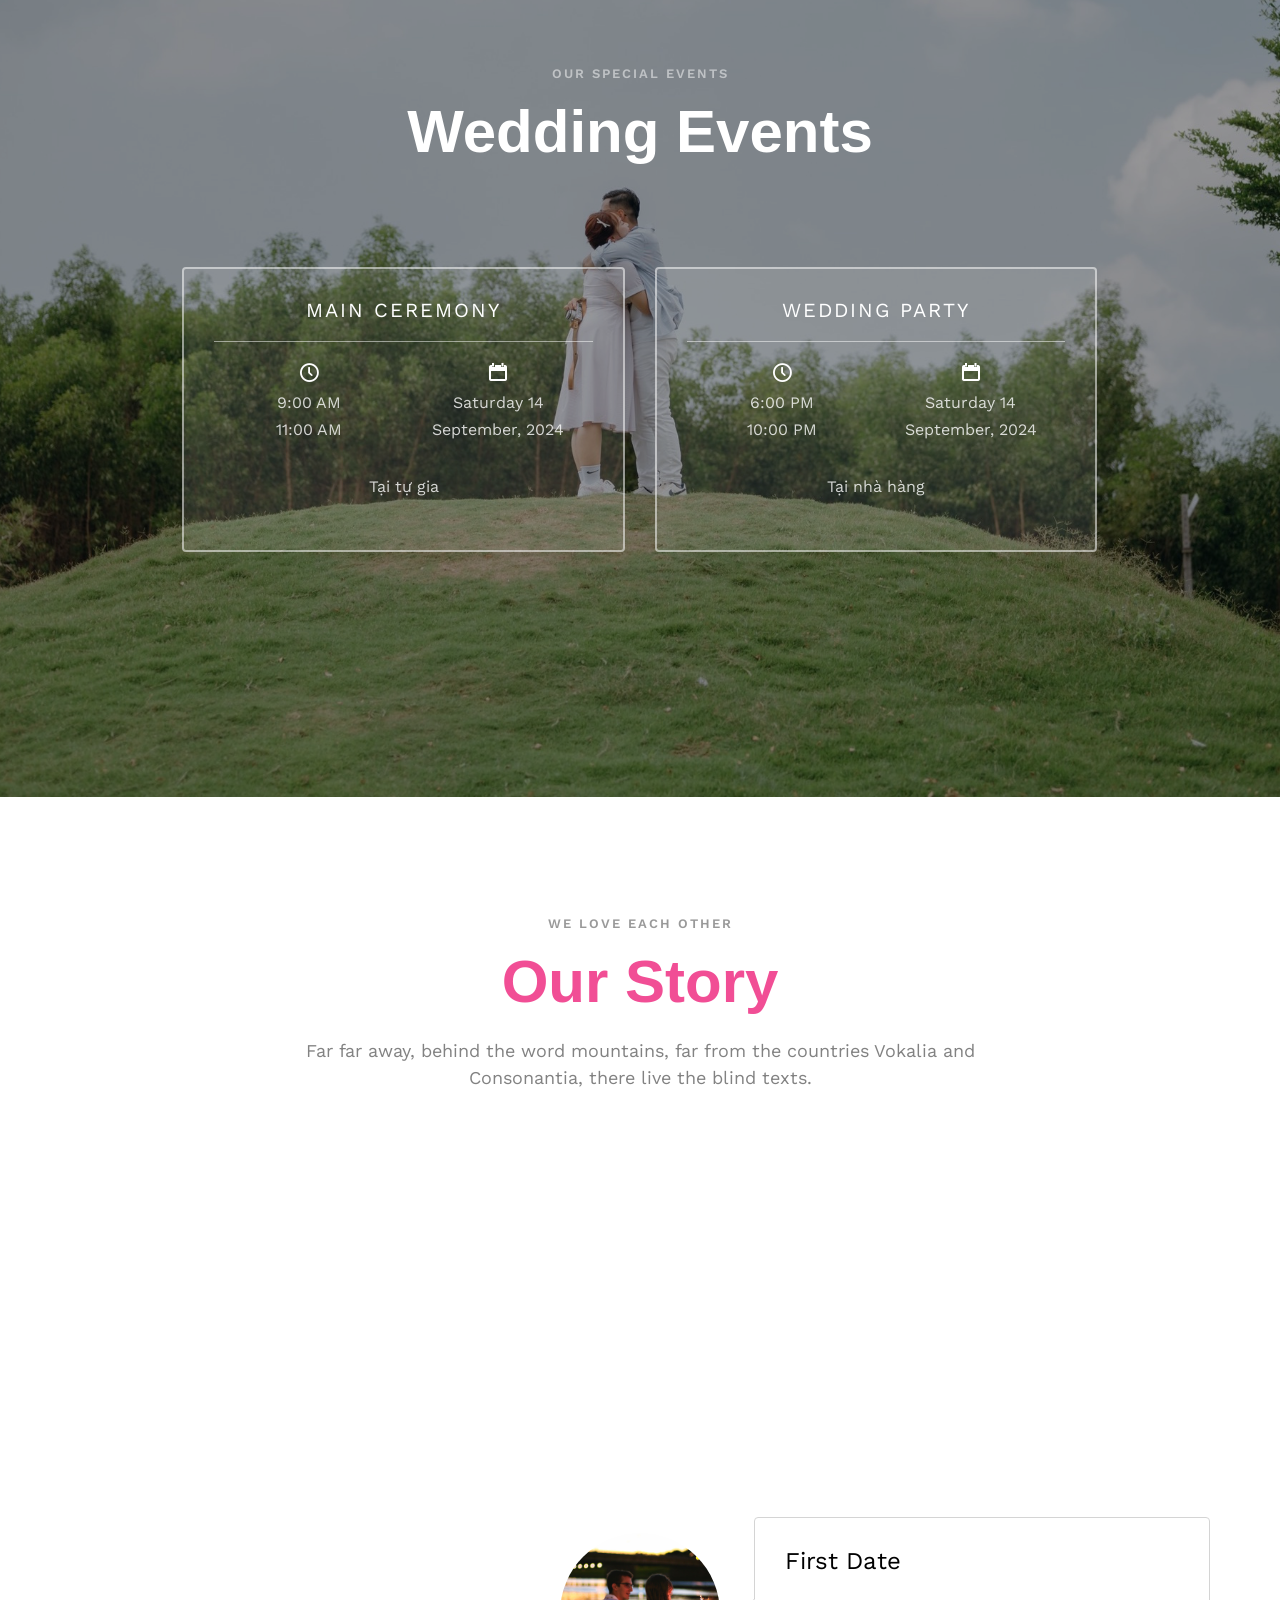
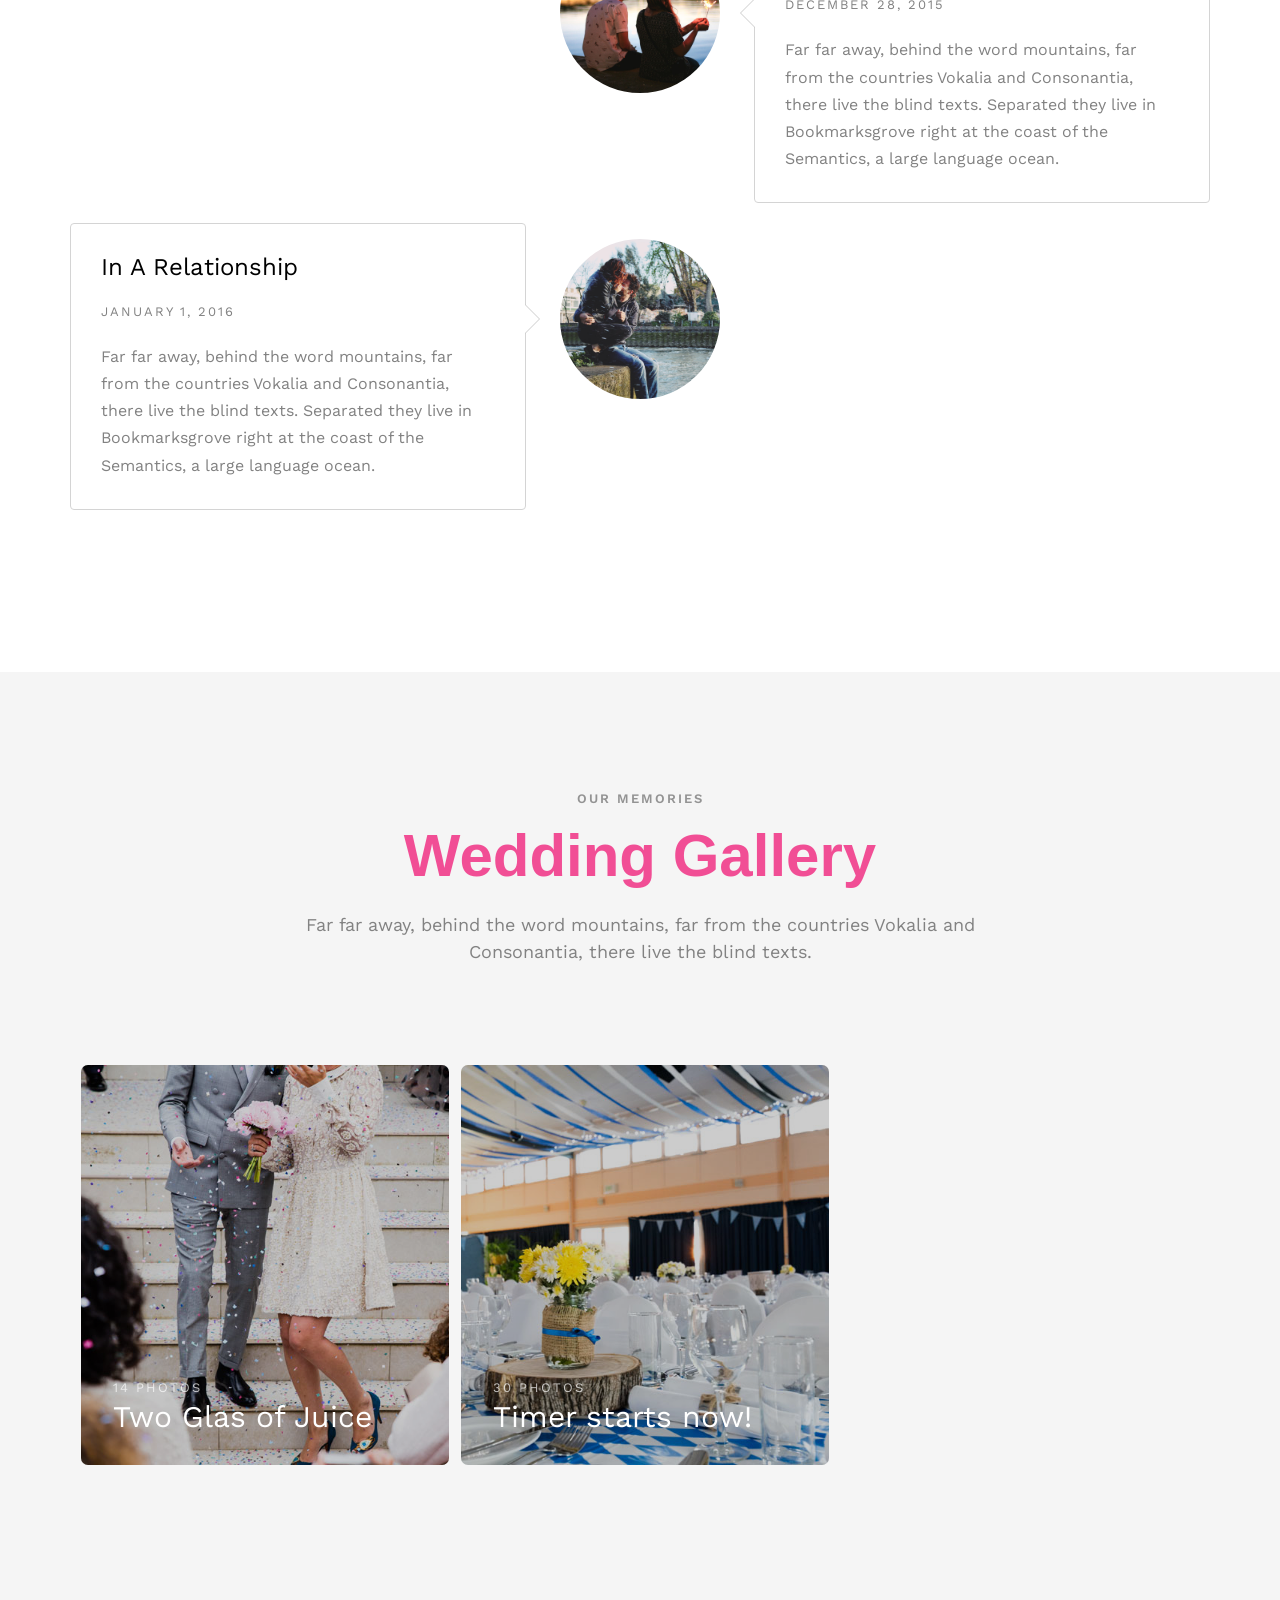
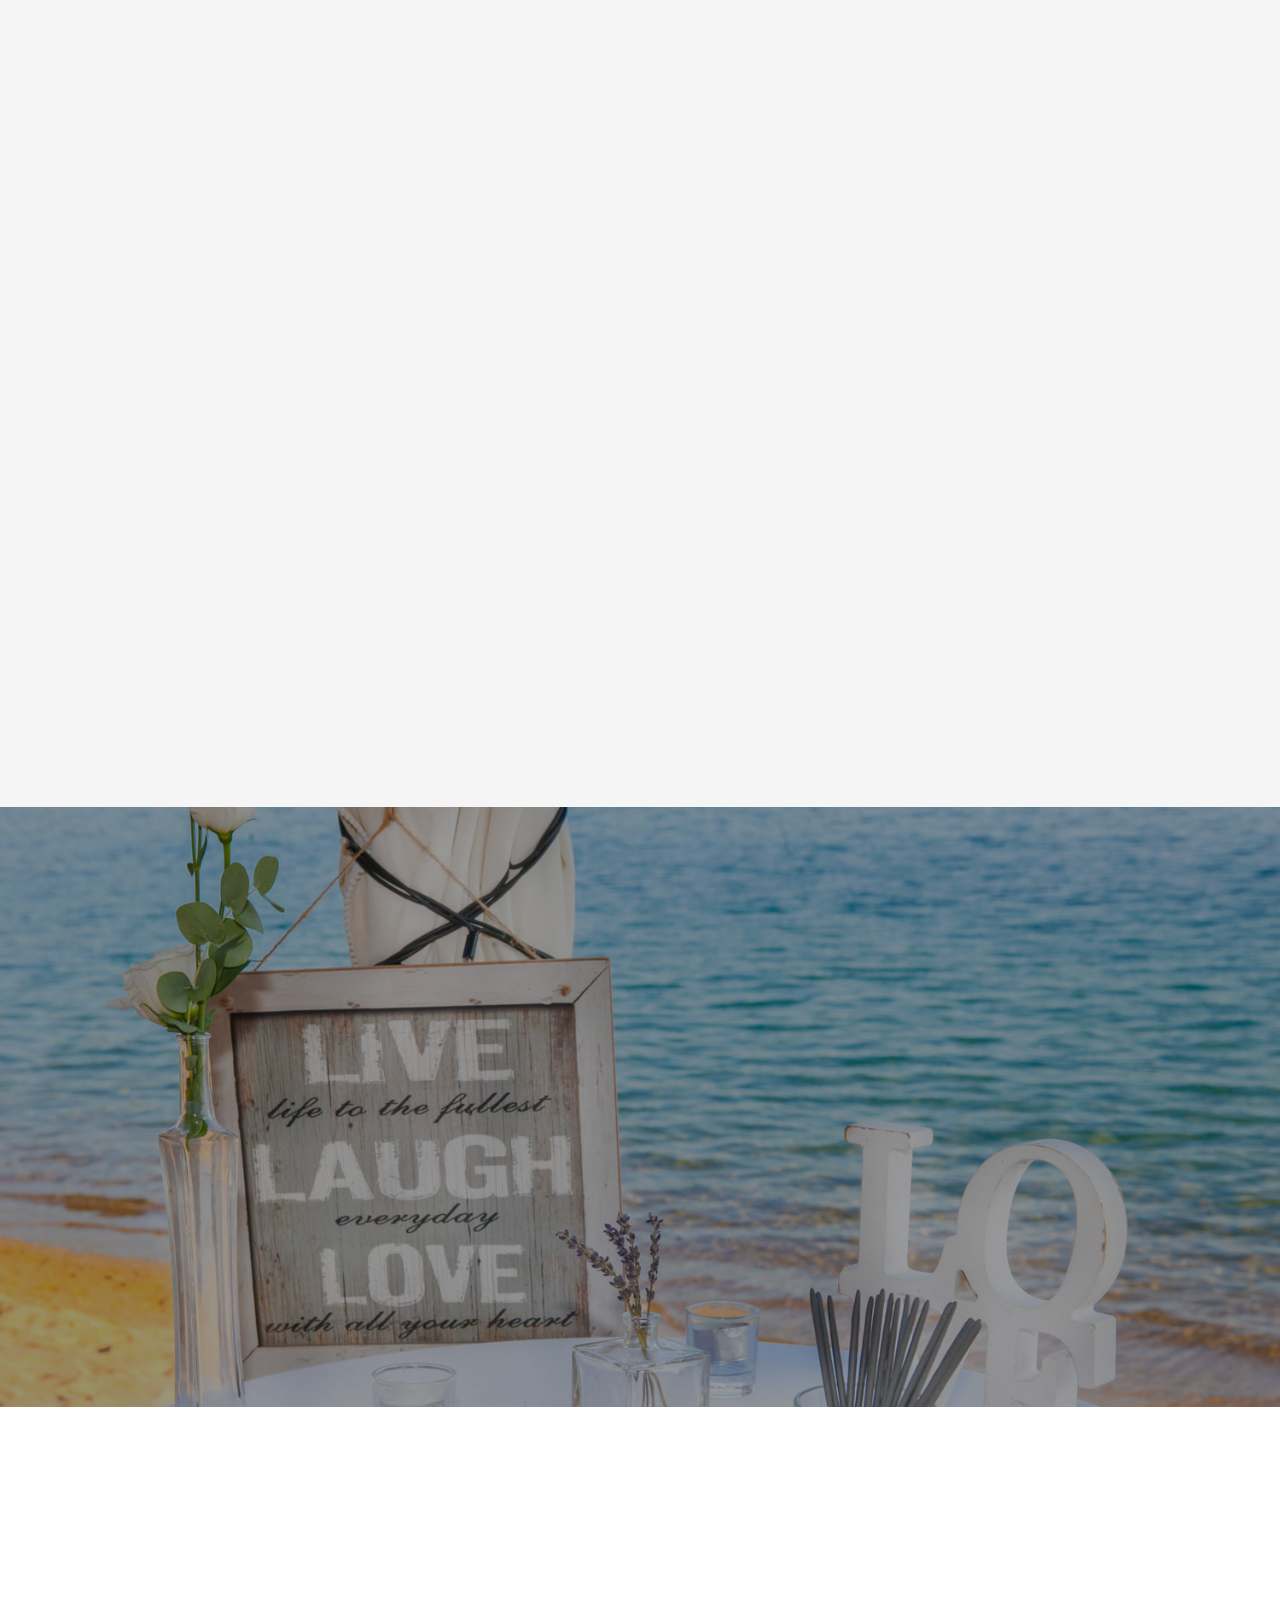
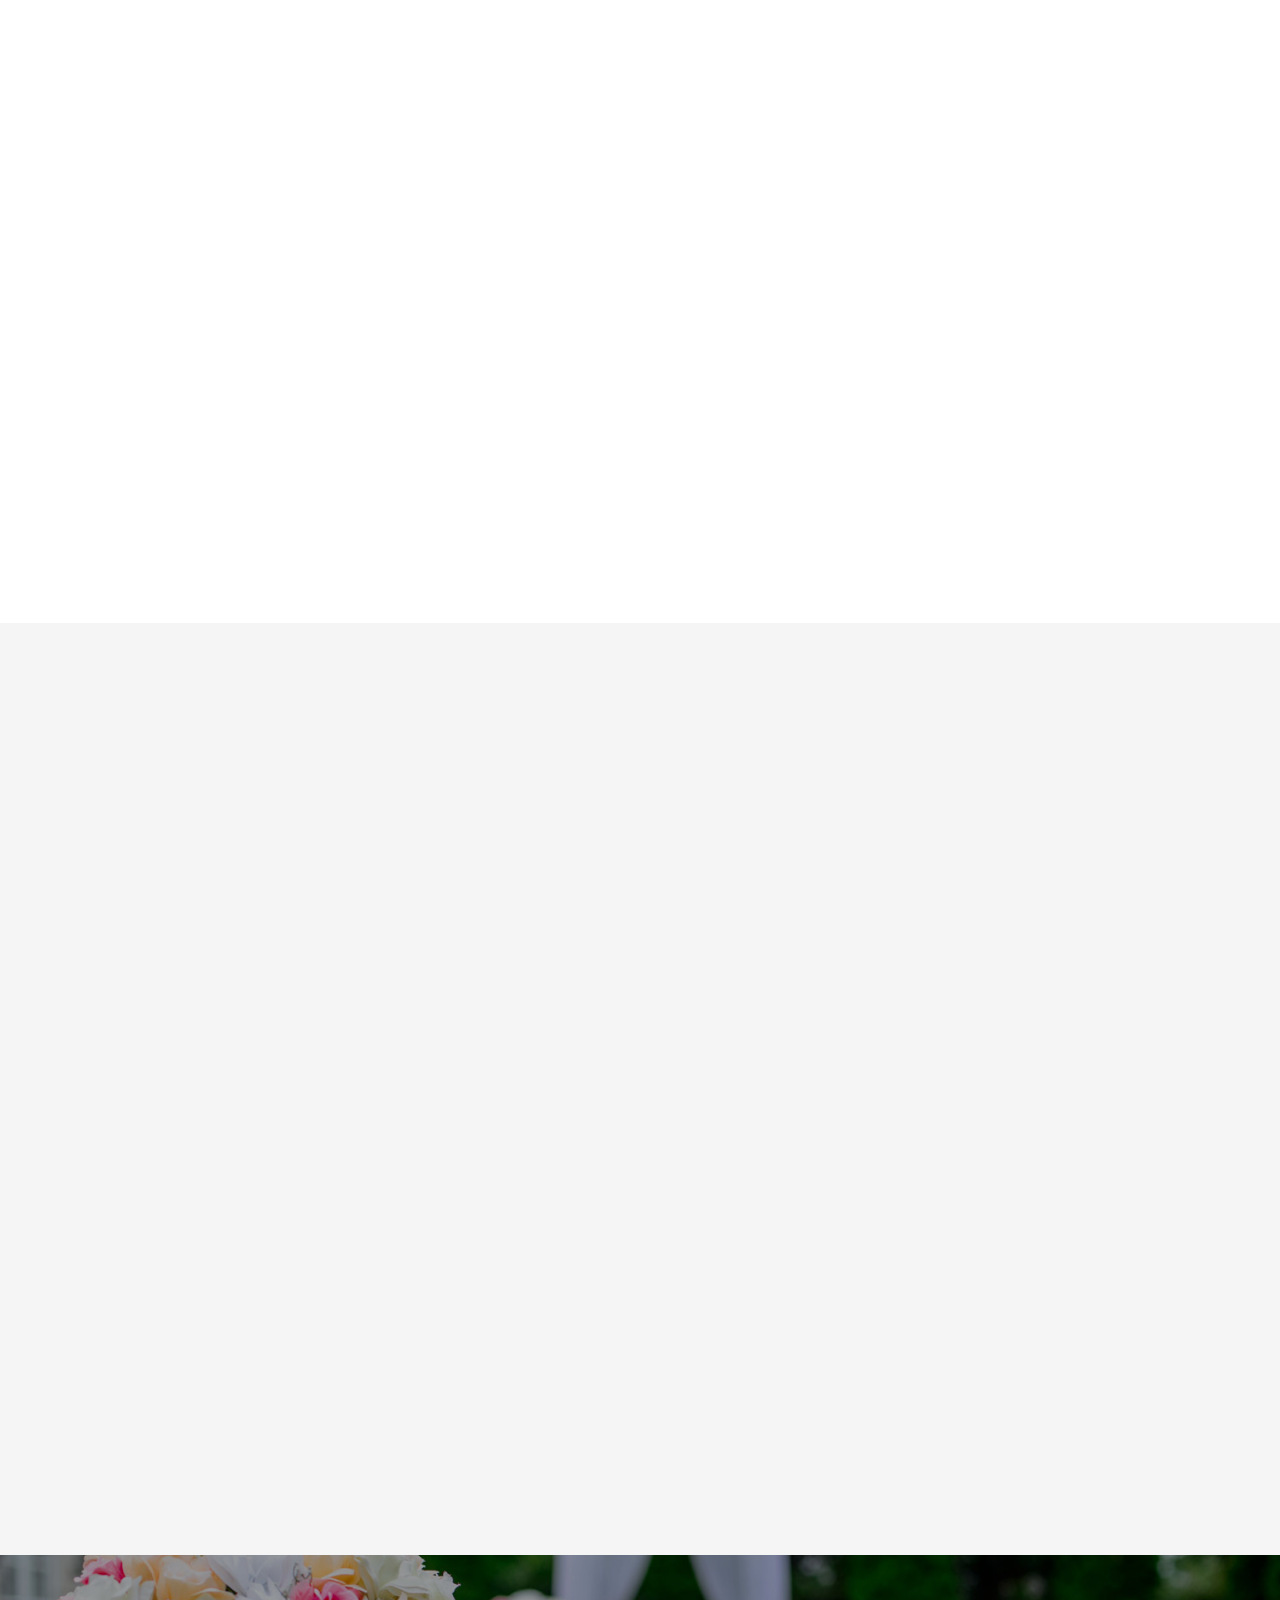
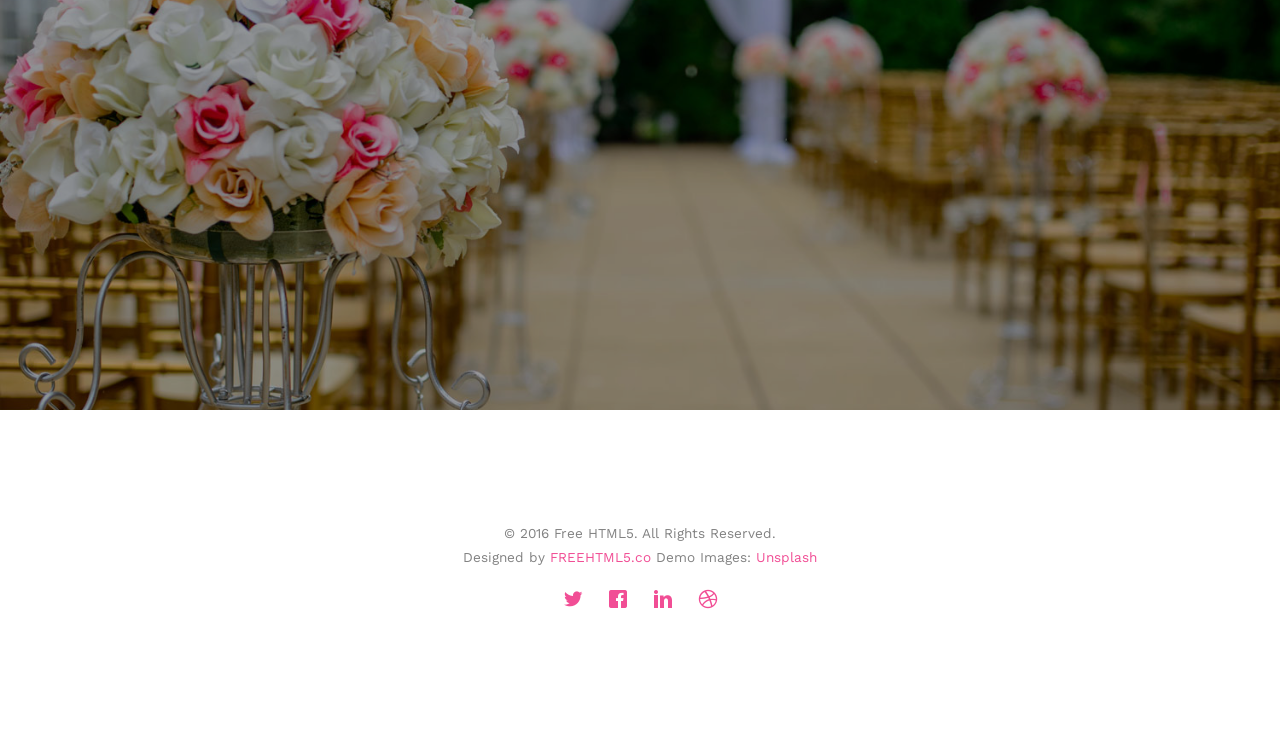
<file: public/index-backup.html>
<!DOCTYPE html>
<!--[if lt IE 7]>      <html class="no-js lt-ie9 lt-ie8 lt-ie7"> <![endif]-->
<!--[if IE 7]>         <html class="no-js lt-ie9 lt-ie8"> <![endif]-->
<!--[if IE 8]>         <html class="no-js lt-ie9"> <![endif]-->
<!--[if gt IE 8]><!--> <html class="no-js"> <!--<![endif]-->
	<head>
	<meta charset="utf-8">
	<meta http-equiv="X-UA-Compatible" content="IE=edge">
	<title>Huy Hoàng 💕 Tường Vy - We Are Getting Married</title>
	<meta name="viewport" content="width=device-width, initial-scale=1">
	<meta name="description" content="Huy Hoàng 💕 Tường Vy - We Are Getting Married" />
	<meta name="keywords" content="huy hoang, tuong vy, merried, wedding" />
	<meta name="author" content="Cloud Hoang" />



  	<!-- Facebook and Twitter integration -->
	<meta property="og:title" content=""/>
	<meta property="og:image" content=""/>
	<meta property="og:url" content=""/>
	<meta property="og:site_name" content=""/>
	<meta property="og:description" content=""/>
	<meta name="twitter:title" content="" />
	<meta name="twitter:image" content="" />
	<meta name="twitter:url" content="" />
	<meta name="twitter:card" content="" />

	<link href='https://fonts.googleapis.com/css?family=Work+Sans:400,300,600,400italic,700' rel='stylesheet' type='text/css'>
	<link href="https://fonts.googleapis.com/css?family=Sacramento" rel="stylesheet">
	
	<!-- Animate.css -->
	<link rel="stylesheet" href="css/animate.css">
	<!-- Icomoon Icon Fonts-->
	<link rel="stylesheet" href="css/icomoon.css">
	<!-- Bootstrap  -->
	<link rel="stylesheet" href="css/bootstrap.css">

	<!-- Magnific Popup -->
	<link rel="stylesheet" href="css/magnific-popup.css">

	<!-- Owl Carousel  -->
	<link rel="stylesheet" href="css/owl.carousel.min.css">
	<link rel="stylesheet" href="css/owl.theme.default.min.css">

	<!-- Theme style  -->
	<link rel="stylesheet" href="css/style.css">

	<!-- Modernizr JS -->
	<script src="js/modernizr-2.6.2.min.js"></script>
	<!-- FOR IE9 below -->
	<!--[if lt IE 9]>
	<script src="js/respond.min.js"></script>
	<![endif]-->

	</head>
	<body>
		
	<div class="fh5co-loader"></div>
	
	<div id="page">
	<nav class="fh5co-nav" role="navigation">
		<div class="container">
			<div class="row">
				<div class="col-xs-2">
					<div id="fh5co-logo"><a href="index.html">Wedding<strong>.</strong></a></div>
				</div>
				<div class="col-xs-10 text-right menu-1">
					<ul>
						<li class="active"><a href="index.html">Home</a></li>
						<li><a href="about.html">Story</a></li>
						<li class="has-dropdown">
							<a href="services.html">Services</a>
							<ul class="dropdown">
								<li><a href="#">Web Design</a></li>
								<li><a href="#">eCommerce</a></li>
								<li><a href="#">Branding</a></li>
								<li><a href="#">API</a></li>
							</ul>
						</li>
						<li class="has-dropdown">
							<a href="gallery.html">Gallery</a>
							<ul class="dropdown">
								<li><a href="#">HTML5</a></li>
								<li><a href="#">CSS3</a></li>
								<li><a href="#">Sass</a></li>
								<li><a href="#">jQuery</a></li>
							</ul>
						</li>
						<li><a href="contact.html">Contact</a></li>
					</ul>
				</div>
			</div>
			
		</div>
	</nav>

	<header id="fh5co-header" class="fh5co-cover" role="banner" style="background-image:url(images/img_bg_2.jpg);background-position: center center;">
		<div class="overlay"></div>
		<div class="container">
			<div class="row">
				<div class="col-md-8 col-md-offset-2 text-center">
					<div class="display-t">
						<div class="display-tc animate-box" data-animate-effect="fadeIn">
							<h1>Huy Hoang &nbsp;<!-- &amp; --> Tuong Vy</h1> 
							<h2>We Are Getting Married</h2>
							<div class="simply-countdown simply-countdown-one"></div>
							<p><a href="#" class="btn btn-default btn-sm">Save the date</a></p>
						</div>
					</div>
				</div>
			</div>
		</div>
	</header>

	<div id="fh5co-couple">
		<div class="container">
			<div class="row">
				<div class="col-md-8 col-md-offset-2 text-center fh5co-heading animate-box">
					<h2>Hello!</h2>
					<h3>September 14th, 2024 Ho Chi Minh City, Viet Nam</h3>
					<p>We invited you to celebrate our wedding</p>
				</div>
			</div>
			<div class="couple-wrap animate-box">
				<div class="couple-half">
					<div class="groom">
						<img src="images/groom.jpg" alt="groom" class="img-responsive">
					</div>
					<div class="desc-groom">
						<h3>Huy Hoàng</h3>
						<p>Trưởng Nam</p>
					</div>
				</div>
				<p class="heart text-center"><i class="icon-heart2"></i></p>
				<div class="couple-half">
					<div class="bride">
						<img src="images/bride.jpg" alt="groom" class="img-responsive">
					</div>
					<div class="desc-bride">
						<h3>Tường Vy</h3>
						<p>Út Nữ</p>
					</div>
				</div>
			</div>
		</div>
	</div>

	<div id="fh5co-event" class="fh5co-bg" style="background-image:url(images/img_bg_3.jpg);">
		<div class="overlay"></div>
		<div class="container">
			<div class="row">
				<div class="col-md-8 col-md-offset-2 text-center fh5co-heading animate-box">
					<span>Our Special Events</span>
					<h2>Wedding Events</h2>
				</div>
			</div>
			<div class="row">
				<div class="display-t">
					<div class="display-tc">
						<div class="col-md-10 col-md-offset-1">
							<div class="col-md-6 col-sm-6 text-center">
								<div class="event-wrap animate-box">
									<h3>Main Ceremony</h3>
									<div class="event-col">
										<i class="icon-clock"></i>
										<span>9:00 AM</span>
										<span>11:00 AM</span>
									</div>
									<div class="event-col">
										<i class="icon-calendar"></i>
										<span>Saturday 14</span>
										<span>September, 2024</span>
									</div>
									<p>Tại tự gia</p>
								</div>
							</div>
							<div class="col-md-6 col-sm-6 text-center">
								<div class="event-wrap animate-box">
									<h3>Wedding Party</h3>
									<div class="event-col">
										<i class="icon-clock"></i>
										<span>6:00 PM</span>
										<span>10:00 PM</span>
									</div>
									<div class="event-col">
										<i class="icon-calendar"></i>
										<span>Saturday 14</span>
										<span>September, 2024</span>
									</div>
									<p>Tại nhà hàng</p>
								</div>
							</div>
						</div>
					</div>
				</div>
			</div>
		</div>
	</div>

	<div id="fh5co-couple-story">
		<div class="container">
			<div class="row">
				<div class="col-md-8 col-md-offset-2 text-center fh5co-heading animate-box">
					<span>We Love Each Other</span>
					<h2>Our Story</h2>
					<p>Far far away, behind the word mountains, far from the countries Vokalia and Consonantia, there live the blind texts.</p>
				</div>
			</div>
			<div class="row">
				<div class="col-md-12 col-md-offset-0">
					<ul class="timeline animate-box">
						<li class="animate-box">
							<div class="timeline-badge" style="background-image:url(images/couple-1.jpg);"></div>
							<div class="timeline-panel">
								<div class="timeline-heading">
									<h3 class="timeline-title">First We Meet</h3>
									<span class="date">December 25, 2015</span>
								</div>
								<div class="timeline-body">
									<p>Far far away, behind the word mountains, far from the countries Vokalia and Consonantia, there live the blind texts. Separated they live in Bookmarksgrove right at the coast of the Semantics, a large language ocean.</p>
								</div>
							</div>
						</li>
						<li class="timeline-inverted animate-box">
							<div class="timeline-badge" style="background-image:url(images/couple-2.jpg);"></div>
							<div class="timeline-panel">
								<div class="timeline-heading">
									<h3 class="timeline-title">First Date</h3>
									<span class="date">December 28, 2015</span>
								</div>
								<div class="timeline-body">
									<p>Far far away, behind the word mountains, far from the countries Vokalia and Consonantia, there live the blind texts. Separated they live in Bookmarksgrove right at the coast of the Semantics, a large language ocean.</p>
								</div>
							</div>
						</li>
						<li class="animate-box">
							<div class="timeline-badge" style="background-image:url(images/couple-3.jpg);"></div>
							<div class="timeline-panel">
								<div class="timeline-heading">
									<h3 class="timeline-title">In A Relationship</h3>
									<span class="date">January 1, 2016</span>
								</div>
								<div class="timeline-body">
									<p>Far far away, behind the word mountains, far from the countries Vokalia and Consonantia, there live the blind texts. Separated they live in Bookmarksgrove right at the coast of the Semantics, a large language ocean.</p>
								</div>
							</div>
						</li>
			    	</ul>
				</div>
			</div>
		</div>
	</div>

	<div id="fh5co-gallery" class="fh5co-section-gray">
		<div class="container">
			<div class="row">
				<div class="col-md-8 col-md-offset-2 text-center fh5co-heading animate-box">
					<span>Our Memories</span>
					<h2>Wedding Gallery</h2>
					<p>Far far away, behind the word mountains, far from the countries Vokalia and Consonantia, there live the blind texts.</p>
				</div>
			</div>
			<div class="row row-bottom-padded-md">
				<div class="col-md-12">
					<ul id="fh5co-gallery-list">
						
						<li class="one-third animate-box" data-animate-effect="fadeIn" style="background-image: url(images/gallery-1.jpg); "> 
						<a href="images/gallery-1.jpg">
							<div class="case-studies-summary">
								<span>14 Photos</span>
								<h2>Two Glas of Juice</h2>
							</div>
						</a>
					</li>
					<li class="one-third animate-box" data-animate-effect="fadeIn" style="background-image: url(images/gallery-2.jpg); ">
						<a href="#" class="color-2">
							<div class="case-studies-summary">
								<span>30 Photos</span>
								<h2>Timer starts now!</h2>
							</div>
						</a>
					</li>


					<li class="one-third animate-box" data-animate-effect="fadeIn" style="background-image: url(images/gallery-3.jpg); ">
						<a href="#" class="color-3">
							<div class="case-studies-summary">
								<span>90 Photos</span>
								<h2>Beautiful sunset</h2>
							</div>
						</a>
					</li>
					<li class="one-third animate-box" data-animate-effect="fadeIn" style="background-image: url(images/gallery-4.jpg); ">
						<a href="#" class="color-4">
							<div class="case-studies-summary">
								<span>12 Photos</span>
								<h2>Company's Conference Room</h2>
							</div>
						</a>
					</li>

						<li class="one-third animate-box" data-animate-effect="fadeIn" style="background-image: url(images/gallery-5.jpg); ">
							<a href="#" class="color-3">
								<div class="case-studies-summary">
									<span>50 Photos</span>
									<h2>Useful baskets</h2>
								</div>
							</a>
						</li>
						<li class="one-third animate-box" data-animate-effect="fadeIn" style="background-image: url(images/gallery-6.jpg); ">
							<a href="#" class="color-4">
								<div class="case-studies-summary">
									<span>45 Photos</span>
									<h2>Skater man in the road</h2>
								</div>
							</a>
						</li>

						<li class="one-third animate-box" data-animate-effect="fadeIn" style="background-image: url(images/gallery-7.jpg); ">
							<a href="#" class="color-4">
								<div class="case-studies-summary">
									<span>35 Photos</span>
									<h2>Two Glas of Juice</h2>
								</div>
							</a>
						</li>

						<li class="one-third animate-box" data-animate-effect="fadeIn" style="background-image: url(images/gallery-8.jpg); "> 
							<a href="#" class="color-5">
								<div class="case-studies-summary">
									<span>90 Photos</span>
									<h2>Timer starts now!</h2>
								</div>
							</a>
						</li>
						<li class="one-third animate-box" data-animate-effect="fadeIn" style="background-image: url(images/gallery-9.jpg); ">
							<a href="#" class="color-6">
								<div class="case-studies-summary">
									<span>56 Photos</span>
									<h2>Beautiful sunset</h2>
								</div>
							</a>
						</li>
					</ul>		
				</div>
			</div>
		</div>
	</div>

	<div id="fh5co-counter" class="fh5co-bg fh5co-counter" style="background-image:url(images/img_bg_5.jpg);">
		<div class="overlay"></div>
		<div class="container">
			<div class="row">
				<div class="display-t">
					<div class="display-tc">
						<div class="col-md-3 col-sm-6 animate-box">
							<div class="feature-center">
								<span class="icon">
									<i class="icon-users"></i>
								</span>

								<span class="counter js-counter" data-from="0" data-to="500" data-speed="5000" data-refresh-interval="50">1</span>
								<span class="counter-label">Estimated Guest</span>

							</div>
						</div>
						<div class="col-md-3 col-sm-6 animate-box">
							<div class="feature-center">
								<span class="icon">
									<i class="icon-user"></i>
								</span>

								<span class="counter js-counter" data-from="0" data-to="1000" data-speed="5000" data-refresh-interval="50">1</span>
								<span class="counter-label">We Catter</span>
							</div>
						</div>
						<div class="col-md-3 col-sm-6 animate-box">
							<div class="feature-center">
								<span class="icon">
									<i class="icon-calendar"></i>
								</span>
								<span class="counter js-counter" data-from="0" data-to="402" data-speed="5000" data-refresh-interval="50">1</span>
								<span class="counter-label">Events Done</span>
							</div>
						</div>
						<div class="col-md-3 col-sm-6 animate-box">
							<div class="feature-center">
								<span class="icon">
									<i class="icon-clock"></i>
								</span>

								<span class="counter js-counter" data-from="0" data-to="2345" data-speed="5000" data-refresh-interval="50">1</span>
								<span class="counter-label">Hours Spent</span>

							</div>
						</div>
					</div>
				</div>
			</div>
		</div>
	</div>

	<div id="fh5co-testimonial">
		<div class="container">
			<div class="row">
				<div class="row animate-box">
					<div class="col-md-8 col-md-offset-2 text-center fh5co-heading">
						<span>Best Wishes</span>
						<h2>Friends Wishes</h2>
					</div>
				</div>
				<div class="row">
					<div class="col-md-12 animate-box">
						<div class="wrap-testimony">
							<div class="owl-carousel-fullwidth">
								<div class="item">
									<div class="testimony-slide active text-center">
										<figure>
											<img src="images/couple-1.jpg" alt="user">
										</figure>
										<span>John Doe, via <a href="#" class="twitter">Twitter</a></span>
										<blockquote>
											<p>"Far far away, behind the word mountains, far from the countries Vokalia and Consonantia, there live the blind texts. Separated they live in Bookmarksgrove right at the coast of the Semantics"</p>
										</blockquote>
									</div>
								</div>
								<div class="item">
									<div class="testimony-slide active text-center">
										<figure>
											<img src="images/couple-2.jpg" alt="user">
										</figure>
										<span>John Doe, via <a href="#" class="twitter">Twitter</a></span>
										<blockquote>
											<p>"Far far away, behind the word mountains, far from the countries Vokalia and Consonantia, at the coast of the Semantics, a large language ocean."</p>
										</blockquote>
									</div>
								</div>
								<div class="item">
									<div class="testimony-slide active text-center">
										<figure>
											<img src="images/couple-3.jpg" alt="user">
										</figure>
										<span>John Doe, via <a href="#" class="twitter">Twitter</a></span>
										<blockquote>
											<p>"Far far away, far from the countries Vokalia and Consonantia, there live the blind texts. Separated they live in Bookmarksgrove right at the coast of the Semantics, a large language ocean."</p>
										</blockquote>
									</div>
								</div>
							</div>
						</div>
					</div>
				</div>
			</div>
		</div>
	</div>

	<div id="fh5co-services" class="fh5co-section-gray">
		<div class="container">
			
			<div class="row animate-box">
				<div class="col-md-8 col-md-offset-2 text-center fh5co-heading">
					<h2>We Offer Services</h2>
					<p>Dignissimos asperiores vitae velit veniam totam fuga molestias accusamus alias autem provident. Odit ab aliquam dolor eius.</p>
				</div>
			</div>

			<div class="row">
				<div class="col-md-6">
					<div class="feature-left animate-box" data-animate-effect="fadeInLeft">
						<span class="icon">
							<i class="icon-calendar"></i>
						</span>
						<div class="feature-copy">
							<h3>We Organized Events</h3>
							<p>Facilis ipsum reprehenderit nemo molestias. Aut cum mollitia reprehenderit. Eos cumque dicta adipisci architecto culpa amet.</p>
						</div>
					</div>

					<div class="feature-left animate-box" data-animate-effect="fadeInLeft">
						<span class="icon">
							<i class="icon-image"></i>
						</span>
						<div class="feature-copy">
							<h3>Photoshoot</h3>
							<p>Facilis ipsum reprehenderit nemo molestias. Aut cum mollitia reprehenderit. Eos cumque dicta adipisci architecto culpa amet.</p>
						</div>
					</div>

					<div class="feature-left animate-box" data-animate-effect="fadeInLeft">
						<span class="icon">
							<i class="icon-video"></i>
						</span>
						<div class="feature-copy">
							<h3>Video Editing</h3>
							<p>Facilis ipsum reprehenderit nemo molestias. Aut cum mollitia reprehenderit. Eos cumque dicta adipisci architecto culpa amet.</p>
						</div>
					</div>

				</div>

				<div class="col-md-6 animate-box">
					<div class="fh5co-video fh5co-bg" style="background-image: url(images/img_bg_3.jpg); ">
						<a href="https://vimeo.com/channels/staffpicks/93951774" class="popup-vimeo"><i class="icon-video2"></i></a>
						<div class="overlay"></div>
					</div>
				</div>
			</div>

			
		</div>
	</div>


	<div id="fh5co-started" class="fh5co-bg" style="background-image:url(images/img_bg_4.jpg);">
		<div class="overlay"></div>
		<div class="container">
			<div class="row animate-box">
				<div class="col-md-8 col-md-offset-2 text-center fh5co-heading">
					<h2>Are You Attending?</h2>
					<p>Please Fill-up the form to notify you that you're attending. Thanks.</p>
				</div>
			</div>
			<div class="row animate-box">
				<div class="col-md-10 col-md-offset-1">
					<form class="form-inline">
						<div class="col-md-4 col-sm-4">
							<div class="form-group">
								<label for="name" class="sr-only">Name</label>
								<input type="name" class="form-control" id="name" placeholder="Name">
							</div>
						</div>
						<div class="col-md-4 col-sm-4">
							<div class="form-group">
								<label for="email" class="sr-only">Email</label>
								<input type="email" class="form-control" id="email" placeholder="Email">
							</div>
						</div>
						<div class="col-md-4 col-sm-4">
							<button type="submit" class="btn btn-default btn-block">I am Attending</button>
						</div>
					</form>
				</div>
			</div>
		</div>
	</div>

	<footer id="fh5co-footer" role="contentinfo">
		<div class="container">

			<div class="row copyright">
				<div class="col-md-12 text-center">
					<p>
						<small class="block">&copy; 2016 Free HTML5. All Rights Reserved.</small> 
						<small class="block">Designed by <a href="http://freehtml5.co/" target="_blank">FREEHTML5.co</a> Demo Images: <a href="http://unsplash.co/" target="_blank">Unsplash</a></small>
					</p>
					<p>
						<ul class="fh5co-social-icons">
							<li><a href="#"><i class="icon-twitter"></i></a></li>
							<li><a href="#"><i class="icon-facebook"></i></a></li>
							<li><a href="#"><i class="icon-linkedin"></i></a></li>
							<li><a href="#"><i class="icon-dribbble"></i></a></li>
						</ul>
					</p>
				</div>
			</div>

		</div>
	</footer>
	</div>

	<div class="gototop js-top">
		<a href="#" class="js-gotop"><i class="icon-arrow-up"></i></a>
	</div>
	
	<!-- jQuery -->
	<script src="js/jquery.min.js"></script>
	<!-- jQuery Easing -->
	<script src="js/jquery.easing.1.3.js"></script>
	<!-- Bootstrap -->
	<script src="js/bootstrap.min.js"></script>
	<!-- Waypoints -->
	<script src="js/jquery.waypoints.min.js"></script>
	<!-- Carousel -->
	<script src="js/owl.carousel.min.js"></script>
	<!-- countTo -->
	<script src="js/jquery.countTo.js"></script>

	<!-- Stellar -->
	<script src="js/jquery.stellar.min.js"></script>
	<!-- Magnific Popup -->
	<script src="js/jquery.magnific-popup.min.js"></script>
	<script src="js/magnific-popup-options.js"></script>

	<!-- // <script src="https://cdnjs.cloudflare.com/ajax/libs/prism/0.0.1/prism.min.js"></script> -->
	<script src="js/simplyCountdown.js"></script>
	<!-- Main -->
	<script src="js/main.js"></script>

	<script>
    var d = new Date(new Date().getTime() + 200 * 120 * 120 * 2000);

    // default example
    simplyCountdown('.simply-countdown-one', {
        year: 2024,
        month: 9,
        day: 14
    });

    //jQuery example
    $('#simply-countdown-losange').simplyCountdown({
        year: 2024,
        month: 9,
        day: 14,
        enableUtc: false
    });
</script>

	</body>
</html>
</file>
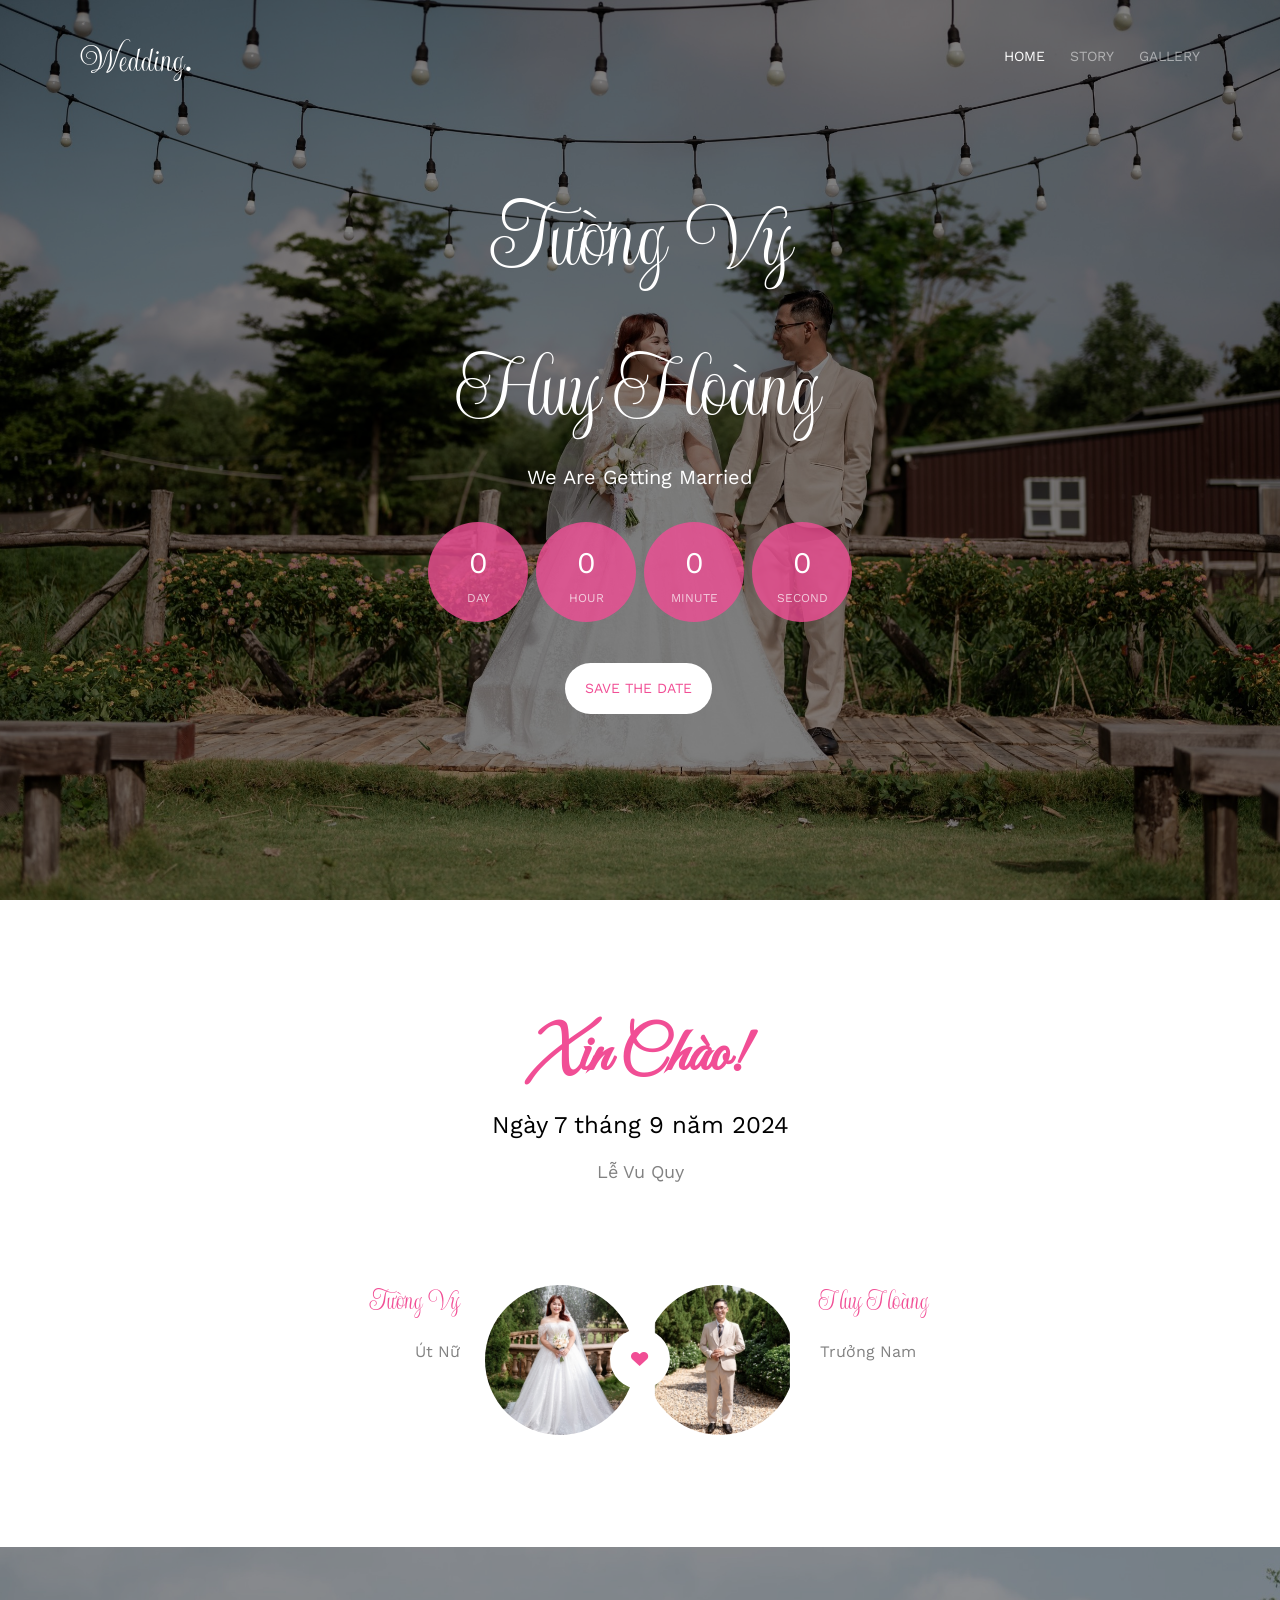
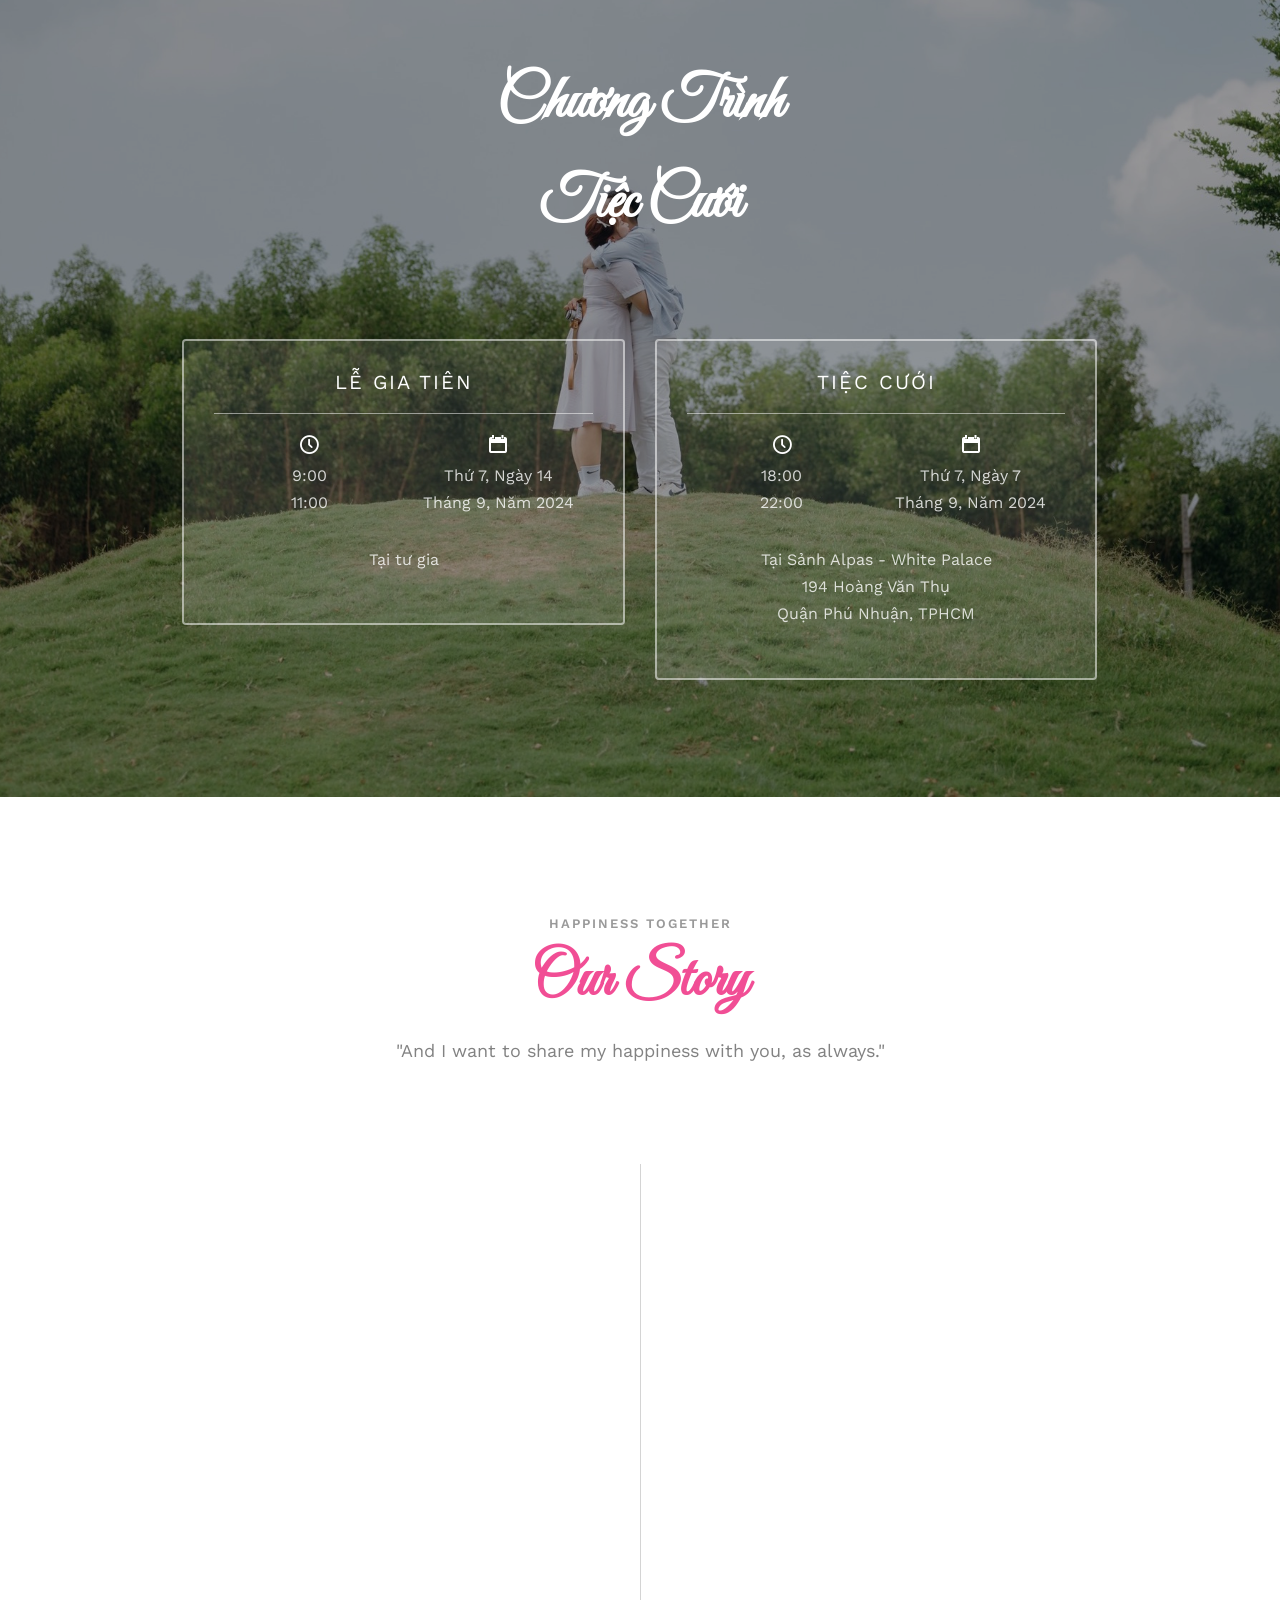
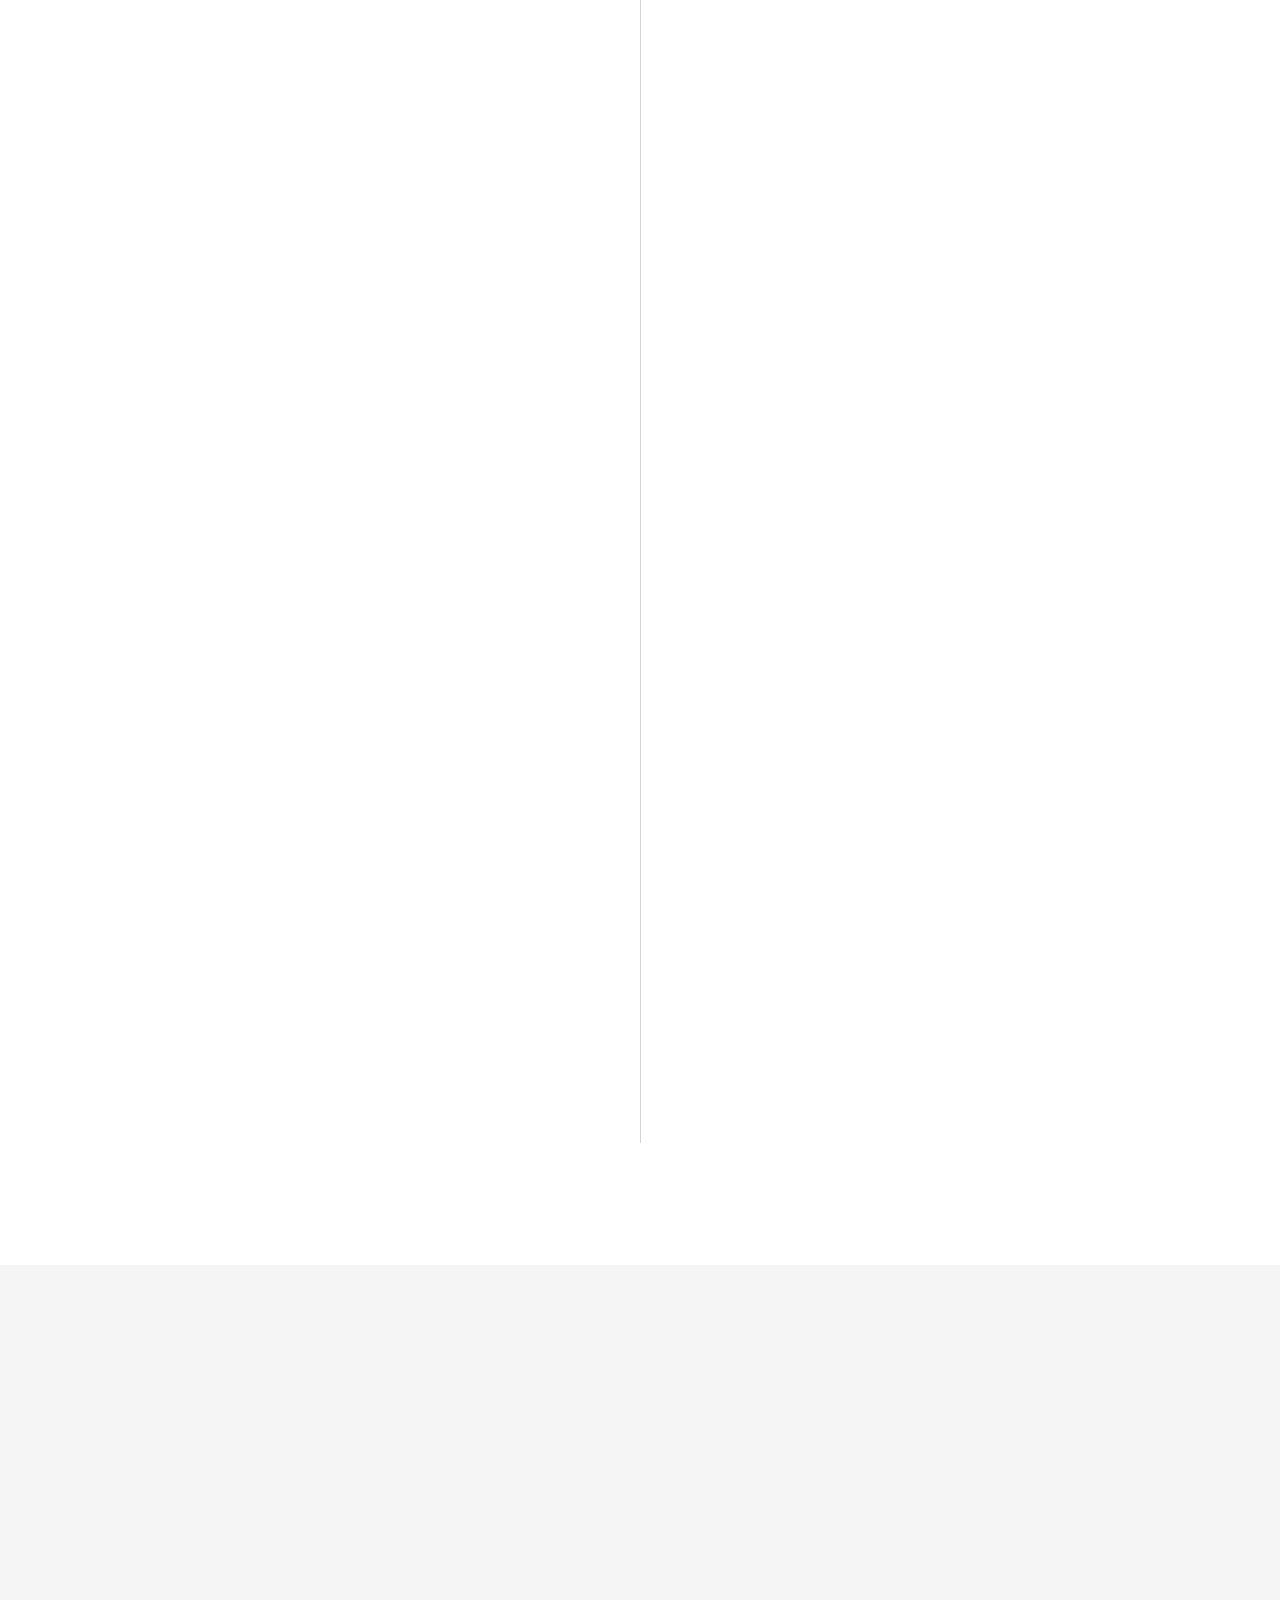
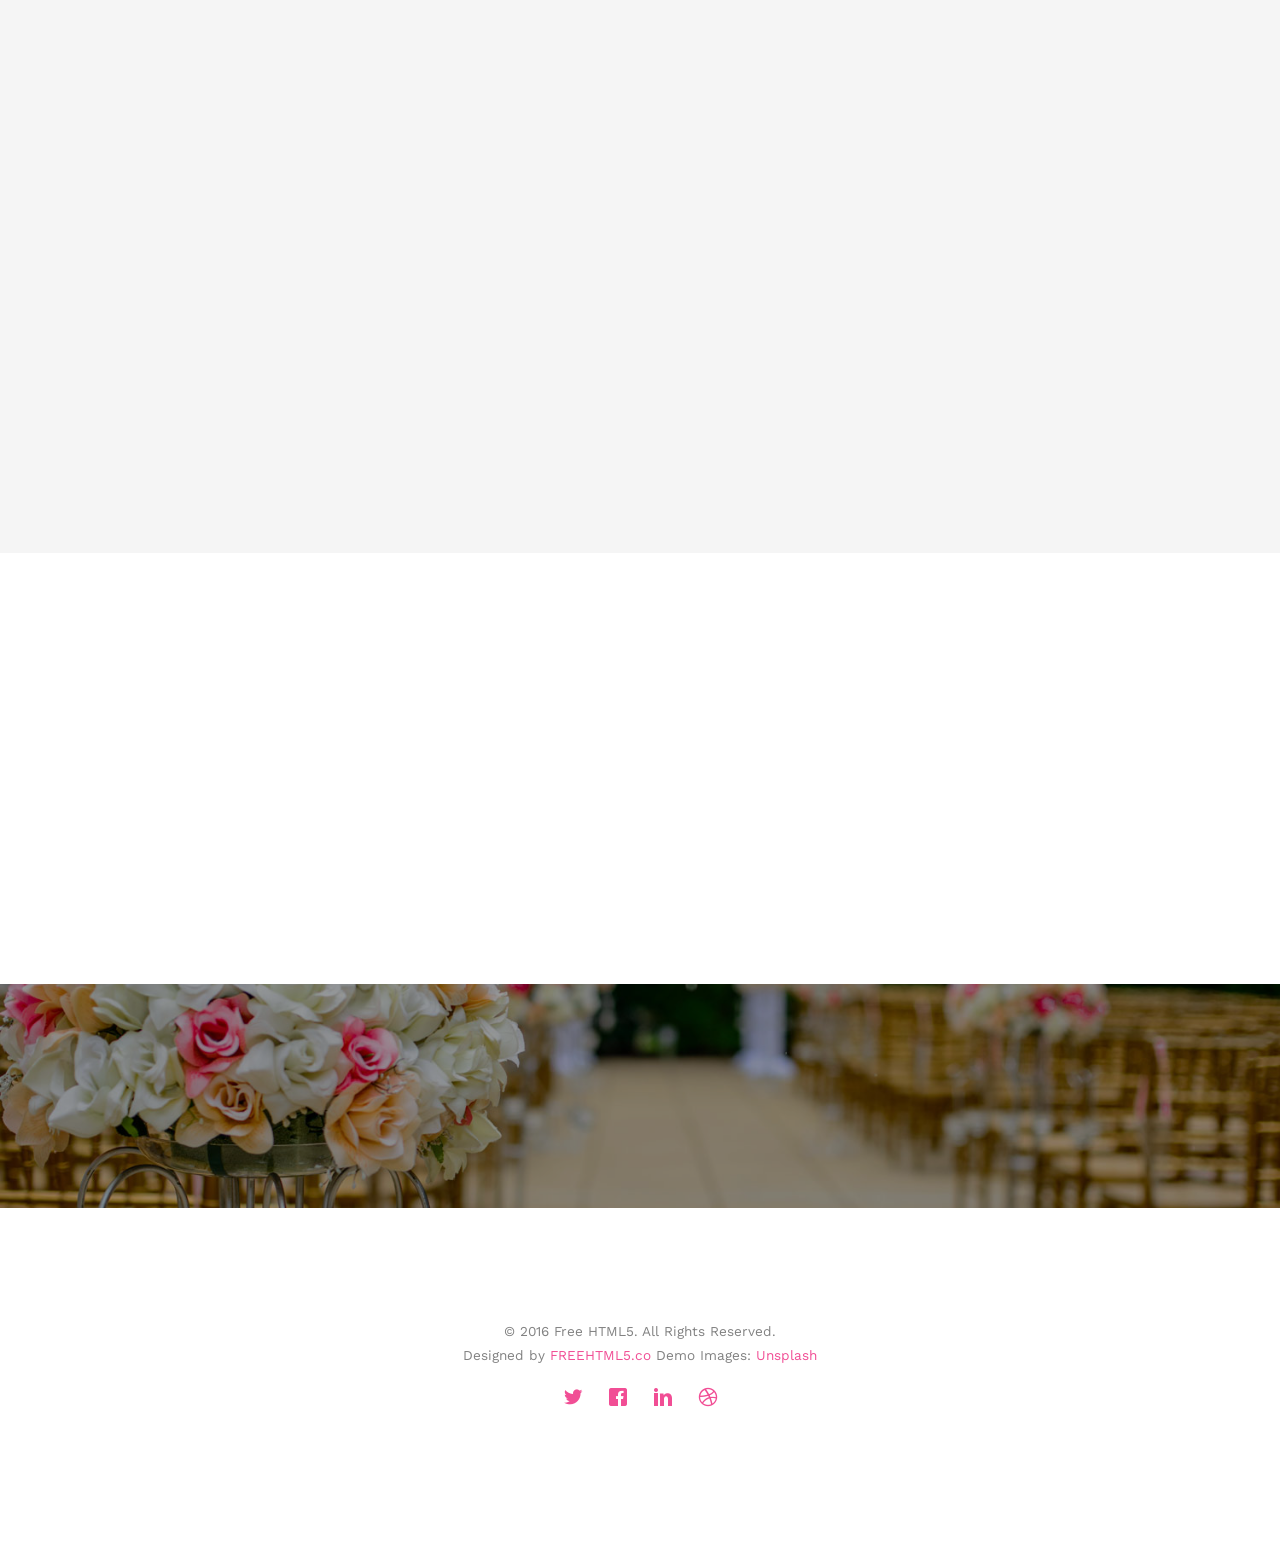
<file: public/nha-gai.html>
<!DOCTYPE html>
<!--[if lt IE 7]>      <html class="no-js lt-ie9 lt-ie8 lt-ie7"> <![endif]-->
<!--[if IE 7]>         <html class="no-js lt-ie9 lt-ie8"> <![endif]-->
<!--[if IE 8]>         <html class="no-js lt-ie9"> <![endif]-->
<!--[if gt IE 8]><!--> <html class="no-js"> <!--<![endif]-->
	<head>
	<meta charset="utf-8">
	<meta http-equiv="X-UA-Compatible" content="IE=edge">
	<title>Huy Hoàng 💕 Tường Vy - We Are Getting Married</title>
	<meta name="viewport" content="width=device-width, initial-scale=1">
	<meta name="description" content="Huy Hoàng 💕 Tường Vy - We Are Getting Married" />
	<meta name="keywords" content="huy hoang, tuong vy, merried, wedding" />
	<meta name="author" content="Cloud Hoang" />



  	<!-- Facebook and Twitter integration -->
	<meta property="og:title" content=""/>
	<meta property="og:image" content=""/>
	<meta property="og:url" content=""/>
	<meta property="og:site_name" content=""/>
	<meta property="og:description" content=""/>
	<meta name="twitter:title" content="" />
	<meta name="twitter:image" content="" />
	<meta name="twitter:url" content="" />
	<meta name="twitter:card" content="" />

	<link rel="preconnect" href="https://fonts.googleapis.com">
	<link rel="preconnect" href="https://fonts.gstatic.com" crossorigin>
	<link href='https://fonts.googleapis.com/css?family=Work+Sans:400,300,600,400italic,700' rel='stylesheet' type='text/css'>
	<link href="https://fonts.googleapis.com/css?family=Sacramento" rel="stylesheet">

	<link href="https://fonts.googleapis.com/css2?family=Mea+Culpa&display=swap" rel="stylesheet">
	<link href="https://fonts.googleapis.com/css2?family=Fleur+De+Leah&display=swap" rel="stylesheet">
	<link href="https://fonts.googleapis.com/css2?family=Updock&display=swap" rel="stylesheet">
	<link href="https://fonts.googleapis.com/css2?family=Great+Vibes" rel="stylesheet">

	
	<!-- Animate.css -->
	<link rel="stylesheet" href="css/animate.css">
	<!-- Icomoon Icon Fonts-->
	<link rel="stylesheet" href="css/icomoon.css">
	<!-- Bootstrap  -->
	<link rel="stylesheet" href="css/bootstrap.css">

	<!-- Magnific Popup -->
	<link rel="stylesheet" href="css/magnific-popup.css">

	<!-- Owl Carousel  -->
	<link rel="stylesheet" href="css/owl.carousel.min.css">
	<link rel="stylesheet" href="css/owl.theme.default.min.css">

	<!-- Theme style  -->
	<link rel="stylesheet" href="css/style.css">

	<!-- Modernizr JS -->
	<script src="js/modernizr-2.6.2.min.js"></script>
	<!-- FOR IE9 below -->
	<!--[if lt IE 9]>
	<script src="js/respond.min.js"></script>
	<![endif]-->

	</head>
	<body>
		
	<div class="fh5co-loader"></div>
	
	<nav class="fh5co-nav" role="navigation">
		<div class="container">
			<div class="row">
				<div class="col-xs-2">
					<div id="fh5co-logo"><a href="index.html">Wedding<strong>.</strong></a></div>
				</div>
				<div class="col-xs-10 text-right menu-1">
					<ul>
						<li class="active"><a href="index.html">Home</a></li>
						<li><a href="about.html">Story</a></li>
						<li><a href="gallery.html">Gallery</a></li>
						<!-- <li><a href="contact.html">Contact</a></li> -->
					</ul>
				</div>
			</div>
			
		</div>
	</nav>

	<header id="fh5co-header" class="fh5co-cover" role="banner" style="background-image:url(images/img_bg_2.jpg);background-position: center center;">
		<div class="overlay"></div>
		<div class="container">
			<div class="row">
				<div class="col-md-8 col-md-offset-2 text-center">
					<div class="display-t">
						<div class="display-tc animate-box" data-animate-effect="fadeIn">
							<h1>Tường Vy </h1> <!-- &amp; --> <h1>Huy Hoàng</h1> 
							<h2>We Are Getting Married</h2>
							<div class="simply-countdown simply-countdown-one"></div>
							<p><a href="ng.ics" class="btn btn-default btn-sm">Save the date</a></p>
						</div>
					</div>
				</div>
			</div>
		</div>
	</header>

	<div id="fh5co-couple">
		<div class="container">
			<div class="row">
				<div class="col-md-8 col-md-offset-2 text-center fh5co-heading animate-box">
					<h2>Xin Chào!</h2>
					<h3>Ngày 7 tháng 9 năm 2024</h3>
					<p>Lễ Vu Quy</p>
				</div>
			</div>
			<div class="couple-wrap animate-box">
				<div class="couple-half">
					<div class="groom">
						<img src="images/bride.jpg" alt="groom" class="img-responsive">
					</div>
					<div class="desc-groom">
						<h3>Tường Vy</h3>
						<p>Út Nữ</p>
					</div>
				</div>
				<p class="heart text-center"><i class="icon-heart2"></i></p>
				<div class="couple-half">
					<div class="bride">
						<img src="images/groom.jpg" alt="groom" class="img-responsive">
					</div>
					<div class="desc-bride">
						<h3>Huy Hoàng</h3>
						<p>Trưởng Nam</p>

					</div>
				</div>
			</div>
		</div>
	</div>

	<div id="fh5co-event" class="fh5co-bg" style="background-image:url(images/img_bg_3.jpg);">
		<div class="overlay"></div>
		<div class="container">
			<div class="row">
				<div class="col-md-8 col-md-offset-2 text-center fh5co-heading animate-box">
					<!-- <span>Our Special Events</span> -->
					<h2>Chương Trình</h2>
					<h2>Tiệc Cưới</h2>
				</div>
			</div>
			<div class="row">
				<div class="display-t">
					<div class="display-tc">
						<div class="col-md-10 col-md-offset-1">
							<div class="col-md-6 col-sm-6 text-center">
								<div class="event-wrap animate-box">
									<h3>Lễ Gia Tiên</h3>
									<div class="event-col">
										<i class="icon-clock"></i>
										<span>9:00</span>
										<span>11:00</span>
									</div>
									<div class="event-col">
										<i class="icon-calendar"></i>
										<span>Thứ 7, Ngày 14</span>
										<span>Tháng 9, Năm 2024</span>
									</div>
									<p>Tại tư gia </p>
								</div>
							</div>
							<div class="col-md-6 col-sm-6 text-center">
								<div class="event-wrap animate-box">
									<h3>Tiệc Cưới</h3>
									<div class="event-col">
										<i class="icon-clock"></i>
										<span>18:00</span>
										<span>22:00</span>
									</div>
									<div class="event-col">
										<i class="icon-calendar"></i>
										<span>Thứ 7, Ngày 7</span>
										<span>Tháng 9, Năm 2024</span>
									</div>
									<p>Tại Sảnh Alpas - White Palace </br> 194 Hoàng Văn Thụ</br> Quận Phú Nhuận, TPHCM</p>
								</div>
							</div>
						</div>
					</div>
				</div>
			</div>
		</div>
	</div>

	<div id="fh5co-couple-story">
		<div class="container">
			<div class="row">
				<div class="col-md-8 col-md-offset-2 text-center fh5co-heading animate-box">
					<span>Happiness Together</span>
					<h2>Our Story</h2>
					<p>"And I want to share my happiness with you, as always."</p>
				</div>
			</div>
			<div class="row">
				<div class="col-md-12 col-md-offset-0">
					<ul class="timeline animate-box">
						<li class="animate-box">
							<div class="timeline-badge" style="background-image:url(images/1st_met.jpg);"></div>
							<div class="timeline-panel">
								<div class="timeline-heading">
									<h3 class="timeline-title">Tình cờ biết nhau</h3>
									<span class="date">9 Tháng 1, 2022</span>
								</div>
								<div class="timeline-body">
									<p>Anh hàng xóm ở cách nhà 100m nhưng phải đến khi được hai Mẹ giới thiệu thì mới biết được nhau. Và rồi đều đặn những cái hẹn vào thứ sáu mỗi tuần.</p>
								</div>
							</div>
						</li>
						<li class="timeline-inverted animate-box">
							<div class="timeline-badge" style="background-image:url(images/2nd_met.jpg);"></div>
							<div class="timeline-panel">
								<div class="timeline-heading">
									<h3 class="timeline-title">Tình cờ tỏ tình</h3>
									<span class="date">2 Tháng 5, 2022</span>
								</div>
								<div class="timeline-body">
									<p>
									- "Anh ơi em muốn ra Sài Gòn đón bình minh ún cafe ăn sáng ròi đi làm".</br>
									- "Ok, 5g sáng anh qua đón"</br>
									Và lúc tia nắng đầu tiên của ngày xuất hiện, anh nhận được tấm thư này từ em. Và rồi "we’re official dating"</br>
								</p>
								</div>
							</div>
						</li>
						<li class="animate-box">
							<div class="timeline-badge" style="background-image:url(images/3rd_met.jpg);"></div>
							<div class="timeline-panel">
								<div class="timeline-heading">
									<h3 class="timeline-title">Tình cờ hiểu nhau</h3>
									<span class="date">Tháng 5, 2022 đến tháng 4, 2024</span>
								</div>
								<div class="timeline-body">
									<p>Anh hướng nội, nhưng tâm hồn "trẩu tre".</br>
										Em hướng ngoại, nhưng tâm hồn "trẻ trâu".</p>
								</div>
							</div>
						</li>
						<li class="timeline-inverted animate-box">
							<div class="timeline-badge" style="background-image:url(images/4th_met.jpg);"></div>
							<div class="timeline-panel">
								<div class="timeline-heading">
									<h3 class="timeline-title">Tình cờ cầu hôn</h3>
									<span class="date">7 Tháng 4, 2024</span>
								</div>
								<div class="timeline-body">
									<p>Anh rưng rưng cùng chiếc nhẫn. </br>
										Em thì lại haha vì biết tỏng chiêu trò.</br>
										Ok rồi tới luôn nha. </p>
								</div>
							</div>
						</li>
						<li class="animate-box">
							<div class="timeline-badge" style="background-image:url(images/5th_met.jpg);"></div>
							<div class="timeline-panel">
								<div class="timeline-heading">
									<h3 class="timeline-title">Tình cờ đính hôn</h3>
									<span class="date">14 Tháng 4, 2024</span>
								</div>
								<div class="timeline-body">
									<p>Hong, này có sắp đặt, thầy bảo ngày đẹp. </br>
										"And now, like Beyoncé but with a "F".</p>
								</div>
							</div>
						</li>
						<li class="timeline-inverted animate-box">
							<div class="timeline-badge" style="background-image:url(images/6th_met.jpg);"></div>
							<div class="timeline-panel">
								<div class="timeline-heading">
									<h3 class="timeline-title">Về chung một nhà</h3>
									<b><span class="date">14 Tháng 9, 2024</span></b>
								</div>
								<div class="timeline-body">
									<p>Cho 365,000 ngày, hành trình của sự hạnh phúc, và cùng nhau. </p>
								</div>
							</div>
						</li>
			    	</ul>
				</div>
			</div>
		</div>
	</div>

	<div id="fh5co-gallery" class="fh5co-section-gray">
		<div class="container">
			<div class="row">
				<div class="col-md-8 col-md-offset-2 text-center fh5co-heading animate-box">
					<span>Our Memories</span>
					<h2>Wedding Gallery</h2>
					<p>Updating....</p>
				</div>
			</div>
			<div class="row row-bottom-padded-md">
				<div class="col-md-12">
					<ul id="fh5co-gallery-list">
						<li class="one-third animate-box" data-animate-effect="fadeIn" style="background-image: url(images/cover_hinhcuoi.jpg); "> 
							<a href="gallery.html?filter=damcuoi">
								<div class="case-studies-summary">
									<!-- <span>14 Photos</span> -->
									<h2>Ảnh cưới</h2>
								</div>
							</a>
						</li>
						<li class="one-third animate-box" data-animate-effect="fadeIn" style="background-image: url(images/cover_damhoi.jpg); ">
							<a href="gallery.html?filter=damhoi" class="color-2">
								<div class="case-studies-summary">
									<!-- <span>30 Photos</span> -->
									<h2>Đám hỏi</h2>
								</div>
							</a>
						</li>


					<!-- <li class="one-third animate-box" data-animate-effect="fadeIn" style="background-image: url(images/gallery-3.jpg); ">
						<a href="#" class="color-3">
							<div class="case-studies-summary">
								<span>90 Photos</span>
								<h2>Beautiful sunset</h2>
							</div>
						</a>
					</li>
					<li class="one-third animate-box" data-animate-effect="fadeIn" style="background-image: url(images/gallery-4.jpg); ">
						<a href="#" class="color-4">
							<div class="case-studies-summary">
								<span>12 Photos</span>
								<h2>Company's Conference Room</h2>
							</div>
						</a>
					</li>

						<li class="one-third animate-box" data-animate-effect="fadeIn" style="background-image: url(images/gallery-5.jpg); ">
							<a href="#" class="color-3">
								<div class="case-studies-summary">
									<span>50 Photos</span>
									<h2>Useful baskets</h2>
								</div>
							</a>
						</li>
						<li class="one-third animate-box" data-animate-effect="fadeIn" style="background-image: url(images/gallery-6.jpg); ">
							<a href="#" class="color-4">
								<div class="case-studies-summary">
									<span>45 Photos</span>
									<h2>Skater man in the road</h2>
								</div>
							</a>
						</li>

						<li class="one-third animate-box" data-animate-effect="fadeIn" style="background-image: url(images/gallery-7.jpg); ">
							<a href="#" class="color-4">
								<div class="case-studies-summary">
									<span>35 Photos</span>
									<h2>Two Glas of Juice</h2>
								</div>
							</a>
						</li>

						<li class="one-third animate-box" data-animate-effect="fadeIn" style="background-image: url(images/gallery-8.jpg); "> 
							<a href="#" class="color-5">
								<div class="case-studies-summary">
									<span>90 Photos</span>
									<h2>Timer starts now!</h2>
								</div>
							</a>
						</li>
						<li class="one-third animate-box" data-animate-effect="fadeIn" style="background-image: url(images/gallery-9.jpg); ">
							<a href="#" class="color-6">
								<div class="case-studies-summary">
									<span>56 Photos</span>
									<h2>Beautiful sunset</h2>
								</div>
							</a>
						</li> -->
					</ul>		
				</div>
			</div>
		</div>
	</div>

	

	<div id="fh5co-testimonial">
		<div class="container">
			<div class="row">
				<div class="row animate-box">
					<div class="col-md-8 col-md-offset-2 text-center fh5co-heading">
						<span>Best Wishes</span>
						<h2>Friends Wishes</h2>
					</div>
				</div>
				<!-- <div class="row">
					<div class="col-md-12 animate-box">
						<div class="wrap-testimony">
							<div class="owl-carousel-fullwidth">
								<div class="item">
									<div class="testimony-slide active text-center">
										<figure>
											<img src="images/couple-1.jpg" alt="user">
										</figure>
										<span>John Doe, via <a href="#" class="twitter">Twitter</a></span>
										<blockquote>
											<p>"Far far away, behind the word mountains, far from the countries Vokalia and Consonantia, there live the blind texts. Separated they live in Bookmarksgrove right at the coast of the Semantics"</p>
										</blockquote>
									</div>
								</div>
								<div class="item">
									<div class="testimony-slide active text-center">
										<figure>
											<img src="images/couple-2.jpg" alt="user">
										</figure>
										<span>John Doe, via <a href="#" class="twitter">Twitter</a></span>
										<blockquote>
											<p>"Far far away, behind the word mountains, far from the countries Vokalia and Consonantia, at the coast of the Semantics, a large language ocean."</p>
										</blockquote>
									</div>
								</div>
								<div class="item">
									<div class="testimony-slide active text-center">
										<figure>
											<img src="images/couple-3.jpg" alt="user">
										</figure>
										<span>John Doe, via <a href="#" class="twitter">Twitter</a></span>
										<blockquote>
											<p>"Far far away, far from the countries Vokalia and Consonantia, there live the blind texts. Separated they live in Bookmarksgrove right at the coast of the Semantics, a large language ocean."</p>
										</blockquote>
									</div>
								</div>
							</div>
						</div>
					</div>
				</div> -->
			</div>
		</div>
	</div>

	


	<div id="fh5co-started" class="fh5co-bg" style="background-image:url(images/img_bg_4.jpg);">
		<div class="overlay"></div>
		<!-- <div class="container">
			<div class="row animate-box">
				<div class="col-md-8 col-md-offset-2 text-center fh5co-heading">
					<h2>Are You Attending?</h2>
					<p>Please Fill-up the form to notify you that you're attending. Thanks.</p>
				</div>
			</div>
			<div class="row animate-box">
				<div class="col-md-10 col-md-offset-1">
					<form class="form-inline">
						<div class="col-md-4 col-sm-4">
							<div class="form-group">
								<label for="name" class="sr-only">Name</label>
								<input type="name" class="form-control" id="name" placeholder="Name">
							</div>
						</div>
						<div class="col-md-4 col-sm-4">
							<div class="form-group">
								<label for="email" class="sr-only">Email</label>
								<input type="email" class="form-control" id="email" placeholder="Email">
							</div>
						</div>
						<div class="col-md-4 col-sm-4">
							<button type="submit" class="btn btn-default btn-block">I am Attending</button>
						</div>
					</form>
				</div>
			</div>
		</div> -->
	</div>

	<footer id="fh5co-footer" role="contentinfo">
		<div class="container">

			<div class="row copyright">
				<div class="col-md-12 text-center">
					<p>
						<small class="block">&copy; 2016 Free HTML5. All Rights Reserved.</small> 
						<small class="block">Designed by <a href="http://freehtml5.co/" target="_blank">FREEHTML5.co</a> Demo Images: <a href="http://unsplash.co/" target="_blank">Unsplash</a></small>
					</p>
					<p>
						<ul class="fh5co-social-icons">
							<li><a href="#"><i class="icon-twitter"></i></a></li>
							<li><a href="#"><i class="icon-facebook"></i></a></li>
							<li><a href="#"><i class="icon-linkedin"></i></a></li>
							<li><a href="#"><i class="icon-dribbble"></i></a></li>
						</ul>
					</p>
				</div>
			</div>

		</div>
	</footer>
	</div>

	<div class="gototop js-top">
		<a href="#" class="js-gotop"><i class="icon-arrow-up"></i></a>
	</div>
	
	<!-- jQuery -->
	<script src="js/jquery.min.js"></script>
	<!-- jQuery Easing -->
	<script src="js/jquery.easing.1.3.js"></script>
	<!-- Bootstrap -->
	<script src="js/bootstrap.min.js"></script>
	<!-- Waypoints -->
	<script src="js/jquery.waypoints.min.js"></script>
	<!-- Carousel -->
	<script src="js/owl.carousel.min.js"></script>
	<!-- countTo -->
	<script src="js/jquery.countTo.js"></script>

	<!-- Stellar -->
	<script src="js/jquery.stellar.min.js"></script>
	<!-- Magnific Popup -->
	<script src="js/jquery.magnific-popup.min.js"></script>
	<script src="js/magnific-popup-options.js"></script>

	<!-- // <script src="https://cdnjs.cloudflare.com/ajax/libs/prism/0.0.1/prism.min.js"></script> -->
	<script src="js/simplyCountdown.js"></script>
	<!-- Main -->
	<script src="js/main.js"></script>

	<script>
    var d = new Date(new Date().getTime() + 200 * 120 * 120 * 2000);

    // default example
    simplyCountdown('.simply-countdown-one', {
        year: 2024,
        month: 9,
        day: 7
    });

    //jQuery example
    $('#simply-countdown-losange').simplyCountdown({
        year: 2024,
        month: 9,
        day: 14,
        enableUtc: false
    });
</script>

	</body>
</html>
</file>
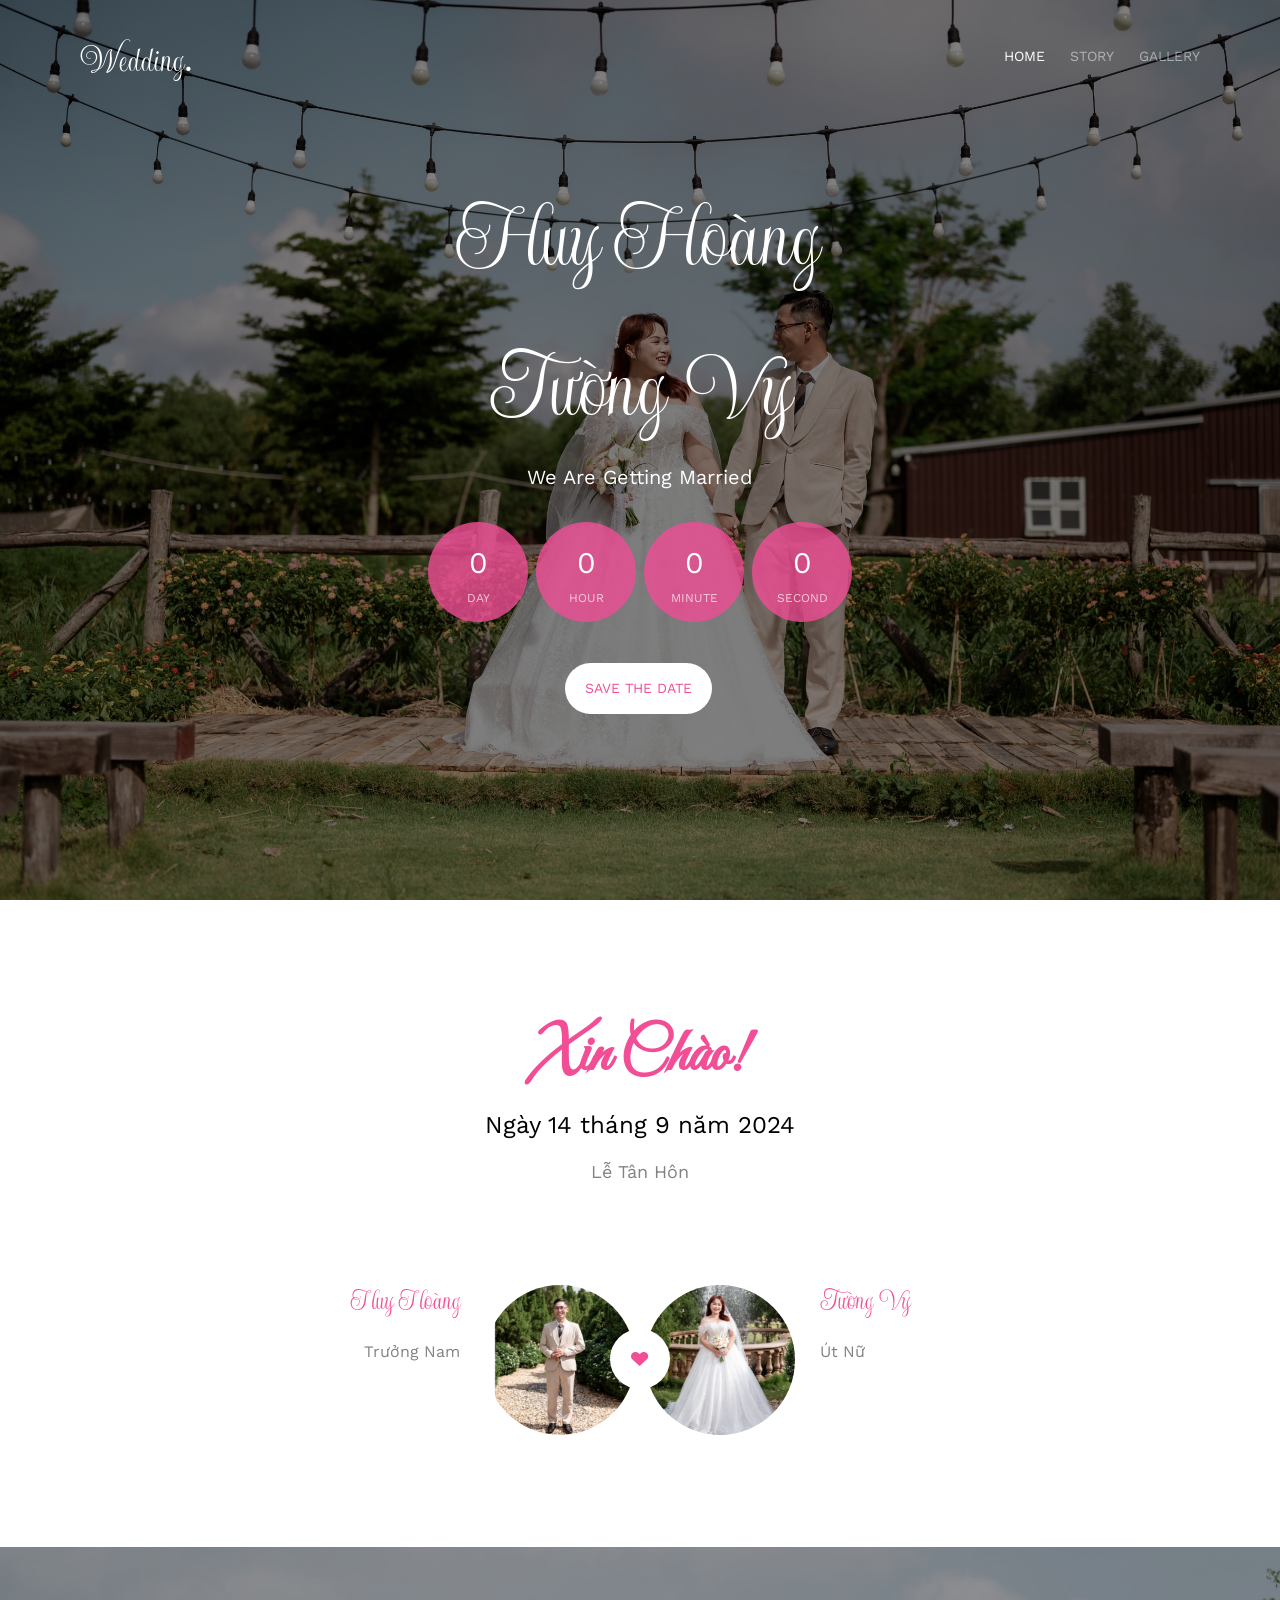
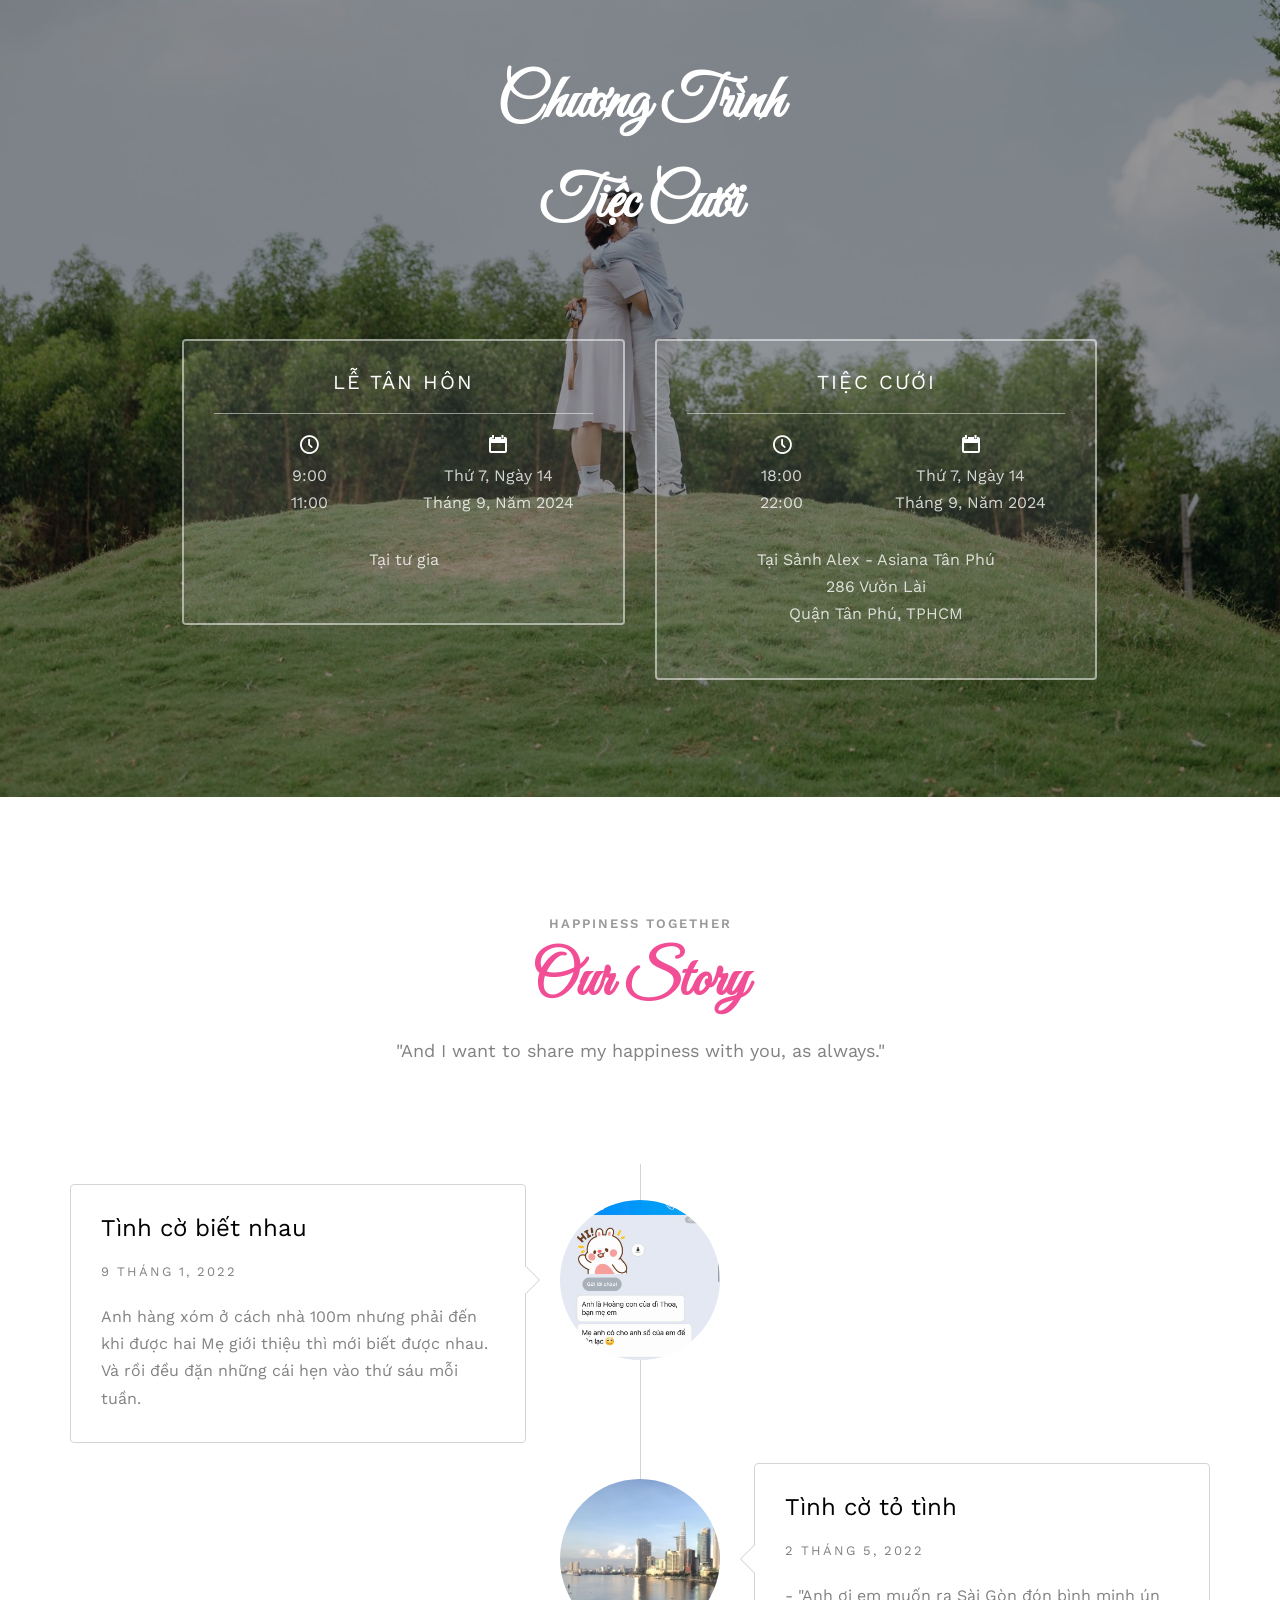
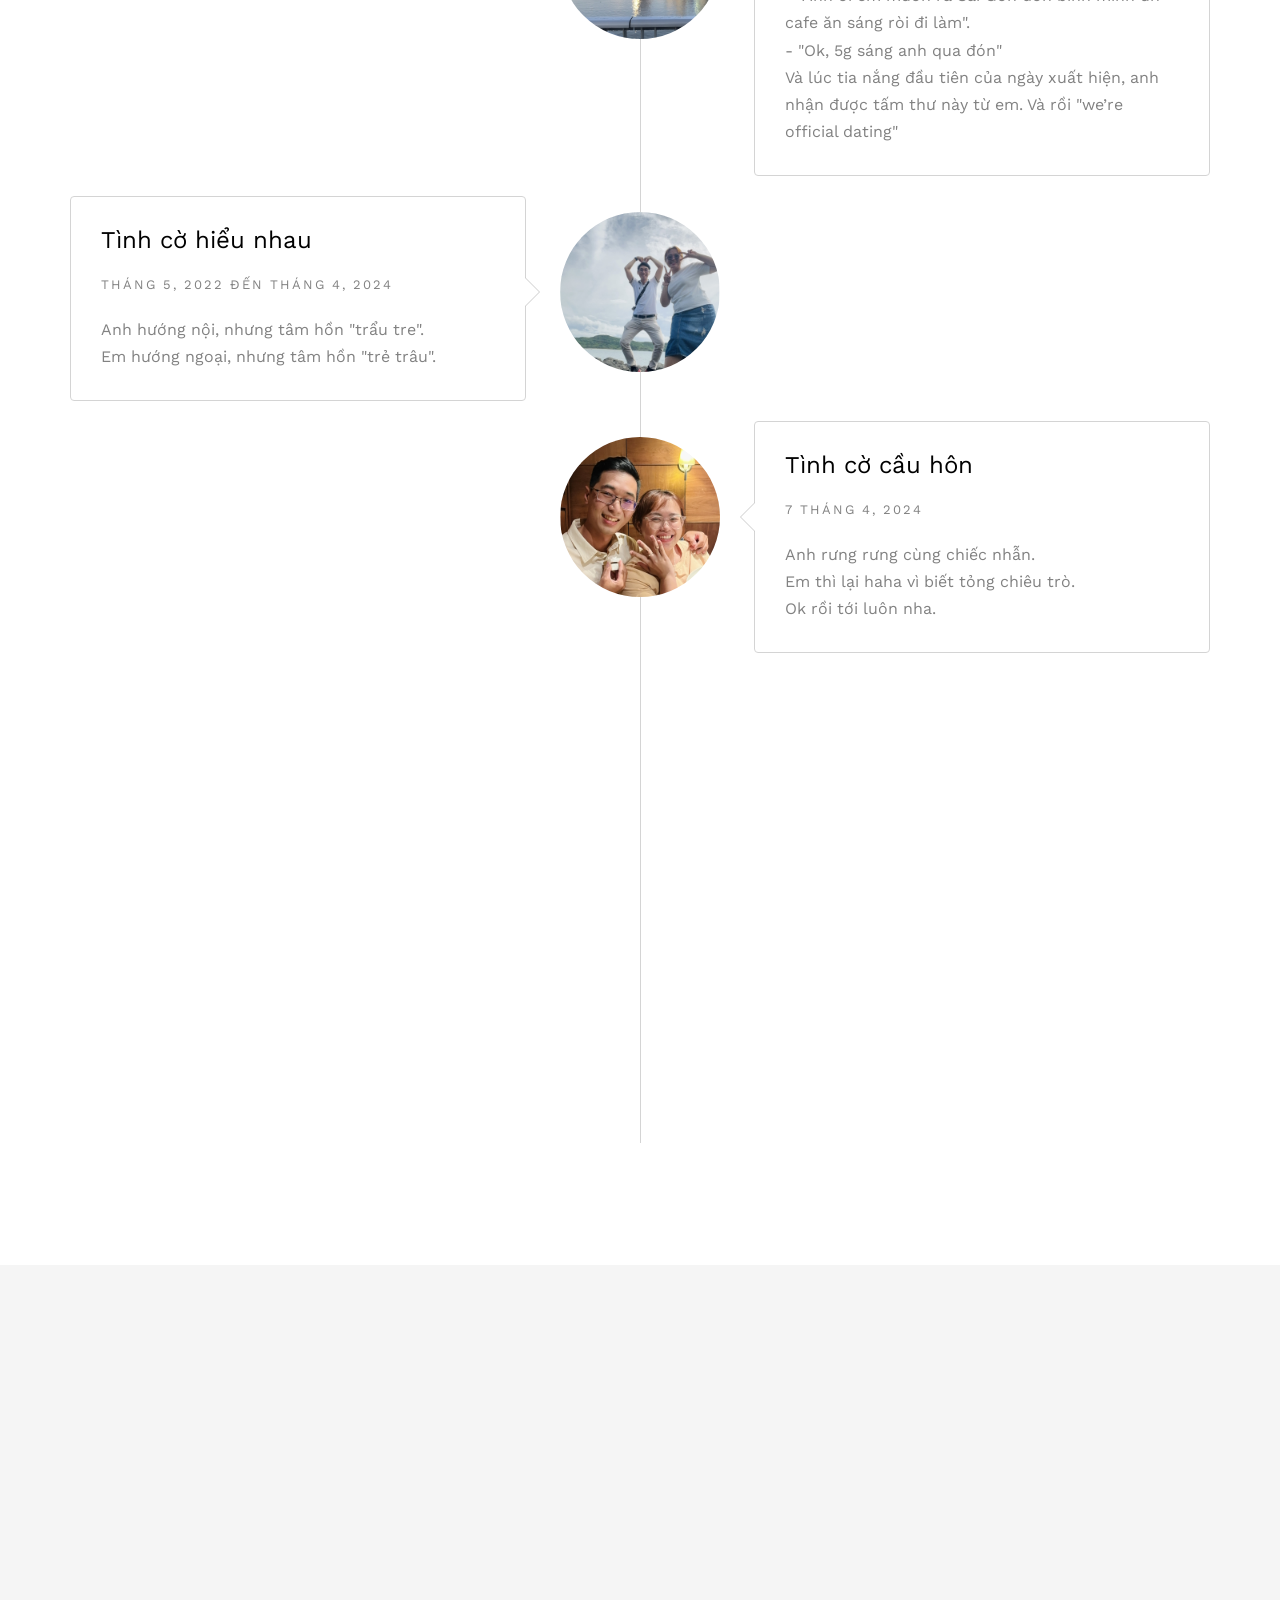
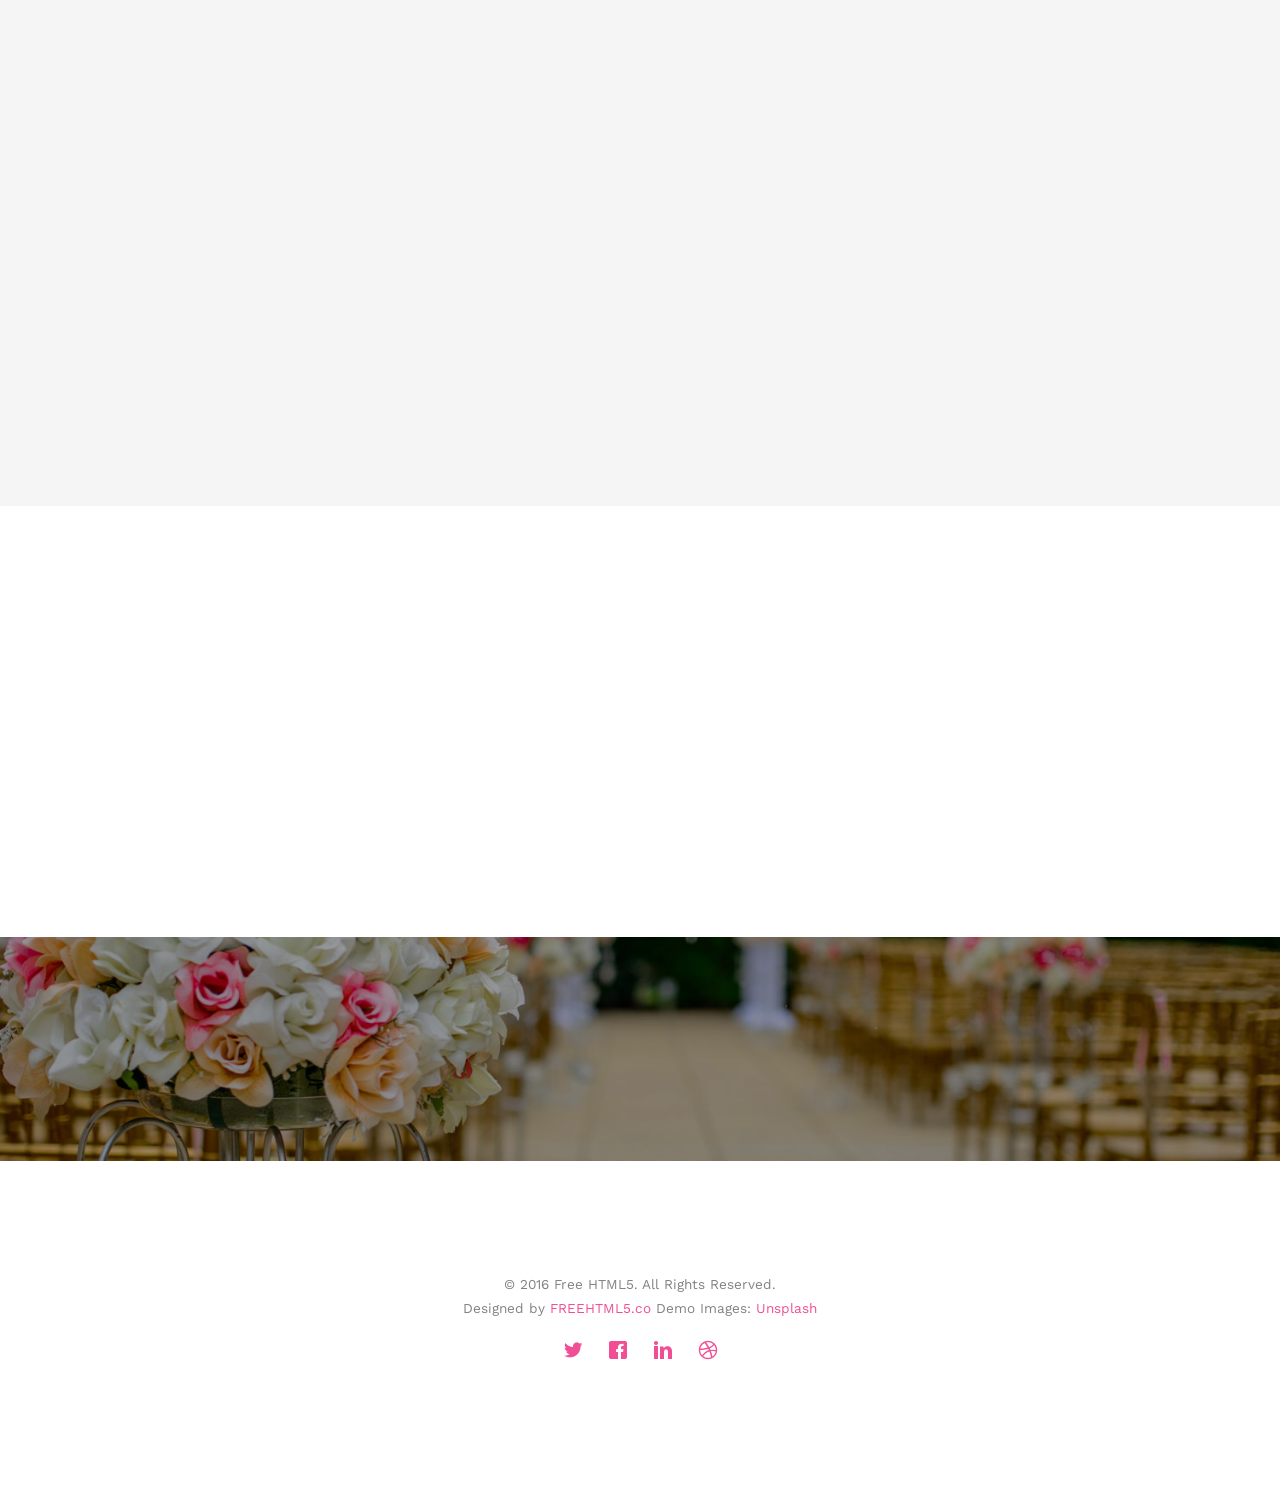
<file: public/nha-trai.html>
<!DOCTYPE html>
<!--[if lt IE 7]>      <html class="no-js lt-ie9 lt-ie8 lt-ie7"> <![endif]-->
<!--[if IE 7]>         <html class="no-js lt-ie9 lt-ie8"> <![endif]-->
<!--[if IE 8]>         <html class="no-js lt-ie9"> <![endif]-->
<!--[if gt IE 8]><!--> <html class="no-js"> <!--<![endif]-->
	<head>
	<meta charset="utf-8">
	<meta http-equiv="X-UA-Compatible" content="IE=edge">
	<title>Huy Hoàng 💕 Tường Vy - We Are Getting Married</title>
	<meta name="viewport" content="width=device-width, initial-scale=1">
	<meta name="description" content="Huy Hoàng 💕 Tường Vy - We Are Getting Married" />
	<meta name="keywords" content="huy hoang, tuong vy, merried, wedding" />
	<meta name="author" content="Cloud Hoang" />



  	<!-- Facebook and Twitter integration -->
	<meta property="og:title" content=""/>
	<meta property="og:image" content=""/>
	<meta property="og:url" content=""/>
	<meta property="og:site_name" content=""/>
	<meta property="og:description" content=""/>
	<meta name="twitter:title" content="" />
	<meta name="twitter:image" content="" />
	<meta name="twitter:url" content="" />
	<meta name="twitter:card" content="" />

	<link rel="preconnect" href="https://fonts.googleapis.com">
	<link rel="preconnect" href="https://fonts.gstatic.com" crossorigin>
	<link href='https://fonts.googleapis.com/css?family=Work+Sans:400,300,600,400italic,700' rel='stylesheet' type='text/css'>
	<link href="https://fonts.googleapis.com/css?family=Sacramento" rel="stylesheet">

	<link href="https://fonts.googleapis.com/css2?family=Mea+Culpa&display=swap" rel="stylesheet">
	<link href="https://fonts.googleapis.com/css2?family=Fleur+De+Leah&display=swap" rel="stylesheet">
	<link href="https://fonts.googleapis.com/css2?family=Updock&display=swap" rel="stylesheet">
	<link href="https://fonts.googleapis.com/css2?family=Great+Vibes" rel="stylesheet">

	
	<!-- Animate.css -->
	<link rel="stylesheet" href="css/animate.css">
	<!-- Icomoon Icon Fonts-->
	<link rel="stylesheet" href="css/icomoon.css">
	<!-- Bootstrap  -->
	<link rel="stylesheet" href="css/bootstrap.css">

	<!-- Magnific Popup -->
	<link rel="stylesheet" href="css/magnific-popup.css">

	<!-- Owl Carousel  -->
	<link rel="stylesheet" href="css/owl.carousel.min.css">
	<link rel="stylesheet" href="css/owl.theme.default.min.css">

	<!-- Theme style  -->
	<link rel="stylesheet" href="css/style.css">

	<!-- Modernizr JS -->
	<script src="js/modernizr-2.6.2.min.js"></script>
	<!-- FOR IE9 below -->
	<!--[if lt IE 9]>
	<script src="js/respond.min.js"></script>
	<![endif]-->

	</head>
	<body>
		
	<div class="fh5co-loader"></div>
	
	<div id="page">
	<nav class="fh5co-nav" role="navigation">
		<div class="container">
			<div class="row">
				<div class="col-xs-2">
					<div id="fh5co-logo"><a href="index.html">Wedding<strong>.</strong></a></div>
				</div>
				<div class="col-xs-10 text-right menu-1">
					<ul>
						<li class="active"><a href="index.html">Home</a></li>
						<li><a href="about.html">Story</a></li>
						<li><a href="gallery.html">Gallery</a></li>
						<!-- <li><a href="contact.html">Contact</a></li> -->
					</ul>
				</div>
			</div>
			
		</div>
	</nav>

	<header id="fh5co-header" class="fh5co-cover" role="banner" style="background-image:url(images/img_bg_2.jpg);background-position: center center;">
		<div class="overlay"></div>
		<div class="container">
			<div class="row">
				<div class="col-md-8 col-md-offset-2 text-center">
					<div class="display-t">
						<div class="display-tc animate-box" data-animate-effect="fadeIn">
							<h1>Huy Hoàng </h1> <!-- &amp; --> <h1>Tường Vy</h1> 
							<h2>We Are Getting Married</h2>
							<div class="simply-countdown simply-countdown-one"></div>
							<p><a href="nt.ics" class="btn btn-default btn-sm">Save the date</a></p>
							
						</div>
					</div>
				</div>
			</div>
		</div>
	</header>

	<div id="fh5co-couple">
		<div class="container">
			<div class="row">
				<div class="col-md-8 col-md-offset-2 text-center fh5co-heading animate-box">
					<h2>Xin Chào!</h2>
					<h3>Ngày 14 tháng 9 năm 2024</h3>
					<p>Lễ Tân Hôn</p>
				</div>
			</div>
			<div class="couple-wrap animate-box">
				<div class="couple-half">
					<div class="groom">
						<img src="images/groom.jpg" alt="groom" class="img-responsive">
					</div>
					<div class="desc-groom">
						<h3>Huy Hoàng</h3>
						<p>Trưởng Nam</p>
					</div>
				</div>
				<p class="heart text-center"><i class="icon-heart2"></i></p>
				<div class="couple-half">
					<div class="bride">
						<img src="images/bride.jpg" alt="groom" class="img-responsive">
					</div>
					<div class="desc-bride">
						<h3>Tường Vy</h3>
						<p>Út Nữ</p>

					</div>
				</div>
			</div>
		</div>
	</div>

	<div id="fh5co-event" class="fh5co-bg" style="background-image:url(images/img_bg_3.jpg);">
		<div class="overlay"></div>
		<div class="container">
			<div class="row">
				<div class="col-md-8 col-md-offset-2 text-center fh5co-heading animate-box">
					<!-- <span>Our Special Events</span> -->
					<h2>Chương Trình</h2>
					<h2>Tiệc Cưới</h2>
				</div>
			</div>
			<div class="row">
				<div class="display-t">
					<div class="display-tc">
						<div class="col-md-10 col-md-offset-1">
							<div class="col-md-6 col-sm-6 text-center">
								<div class="event-wrap animate-box">
									<h3>Lễ Tân Hôn</h3>
									<div class="event-col">
										<i class="icon-clock"></i>
										<span>9:00</span>
										<span>11:00</span>
									</div>
									<div class="event-col">
										<i class="icon-calendar"></i>
										<span>Thứ 7, Ngày 14</span>
										<span>Tháng 9, Năm 2024</span>
									</div>
									<p>Tại tư gia </p>
								</div>
							</div>
							<div class="col-md-6 col-sm-6 text-center">
								<div class="event-wrap animate-box">
									<h3>Tiệc Cưới</h3>
									<div class="event-col">
										<i class="icon-clock"></i>
										<span>18:00</span>
										<span>22:00</span>
									</div>
									<div class="event-col">
										<i class="icon-calendar"></i>
										<span>Thứ 7, Ngày 14</span>
										<span>Tháng 9, Năm 2024</span>
									</div>
									<p>Tại Sảnh Alex - Asiana Tân Phú </br> 286 Vườn Lài</br> Quận Tân Phú, TPHCM</p>
								</div>
							</div>
						</div>
					</div>
				</div>
			</div>
		</div>
	</div>

	<div id="fh5co-couple-story">
		<div class="container">
			<div class="row">
				<div class="col-md-8 col-md-offset-2 text-center fh5co-heading animate-box">
					<span>Happiness Together</span>
					<h2>Our Story</h2>
					<p>"And I want to share my happiness with you, as always."</p>
				</div>
			</div>
			<div class="row">
				<div class="col-md-12 col-md-offset-0">
					<ul class="timeline animate-box">
						<li class="animate-box">
							<div class="timeline-badge" style="background-image:url(images/1st_met.jpg);"></div>
							<div class="timeline-panel">
								<div class="timeline-heading">
									<h3 class="timeline-title">Tình cờ biết nhau</h3>
									<span class="date">9 Tháng 1, 2022</span>
								</div>
								<div class="timeline-body">
									<p>Anh hàng xóm ở cách nhà 100m nhưng phải đến khi được hai Mẹ giới thiệu thì mới biết được nhau. Và rồi đều đặn những cái hẹn vào thứ sáu mỗi tuần.</p>
								</div>
							</div>
						</li>
						<li class="timeline-inverted animate-box">
							<div class="timeline-badge" style="background-image:url(images/2nd_met.jpg);"></div>
							<div class="timeline-panel">
								<div class="timeline-heading">
									<h3 class="timeline-title">Tình cờ tỏ tình</h3>
									<span class="date">2 Tháng 5, 2022</span>
								</div>
								<div class="timeline-body">
									<p>
									- "Anh ơi em muốn ra Sài Gòn đón bình minh ún cafe ăn sáng ròi đi làm".</br>
									- "Ok, 5g sáng anh qua đón"</br>
									Và lúc tia nắng đầu tiên của ngày xuất hiện, anh nhận được tấm thư này từ em. Và rồi "we’re official dating"</br>
								</p>
								</div>
							</div>
						</li>
						<li class="animate-box">
							<div class="timeline-badge" style="background-image:url(images/3rd_met.jpg);"></div>
							<div class="timeline-panel">
								<div class="timeline-heading">
									<h3 class="timeline-title">Tình cờ hiểu nhau</h3>
									<span class="date">Tháng 5, 2022 đến tháng 4, 2024</span>
								</div>
								<div class="timeline-body">
									<p>Anh hướng nội, nhưng tâm hồn "trẩu tre".</br>
										Em hướng ngoại, nhưng tâm hồn "trẻ trâu".</p>
								</div>
							</div>
						</li>
						<li class="timeline-inverted animate-box">
							<div class="timeline-badge" style="background-image:url(images/4th_met.jpg);"></div>
							<div class="timeline-panel">
								<div class="timeline-heading">
									<h3 class="timeline-title">Tình cờ cầu hôn</h3>
									<span class="date">7 Tháng 4, 2024</span>
								</div>
								<div class="timeline-body">
									<p>Anh rưng rưng cùng chiếc nhẫn. </br>
										Em thì lại haha vì biết tỏng chiêu trò.</br>
										Ok rồi tới luôn nha. </p>
								</div>
							</div>
						</li>
						<li class="animate-box">
							<div class="timeline-badge" style="background-image:url(images/5th_met.jpg);"></div>
							<div class="timeline-panel">
								<div class="timeline-heading">
									<h3 class="timeline-title">Tình cờ đính hôn</h3>
									<span class="date">14 Tháng 4, 2024</span>
								</div>
								<div class="timeline-body">
									<p>Hong, này có sắp đặt, thầy bảo ngày đẹp. </br>
										"And now, like Beyoncé but with a "F".</p>
								</div>
							</div>
						</li>
						<li class="timeline-inverted animate-box">
							<div class="timeline-badge" style="background-image:url(images/6th_met.jpg);"></div>
							<div class="timeline-panel">
								<div class="timeline-heading">
									<h3 class="timeline-title">Về chung một nhà</h3>
									<b><span class="date">14 Tháng 9, 2024</span></b>
								</div>
								<div class="timeline-body">
									<p>Cho 365,000 ngày, hành trình của sự hạnh phúc, và cùng nhau. </p>
								</div>
							</div>
						</li>
			    	</ul>
				</div>
			</div>
		</div>
	</div>

	<div id="fh5co-gallery" class="fh5co-section-gray">
		<div class="container">
			<div class="row">
				<div class="col-md-8 col-md-offset-2 text-center fh5co-heading animate-box">
					<span>Our Memories</span>
					<h2>Wedding Gallery</h2>
				</div>
			</div>
			<div class="row row-bottom-padded-md">
				<div class="col-md-12">
					<ul id="fh5co-gallery-list">
						
						<li class="one-third animate-box" data-animate-effect="fadeIn" style="background-image: url(images/cover_hinhcuoi.jpg); "> 
						<a href="gallery.html?filter=damcuoi">
							<div class="case-studies-summary">
								<!-- <span>14 Photos</span> -->
								<h2>Ảnh cưới</h2>
							</div>
						</a>
					</li>
					<li class="one-third animate-box" data-animate-effect="fadeIn" style="background-image: url(images/cover_damhoi.jpg); ">
						<a href="gallery.html?filter=damhoi" class="color-2">
							<div class="case-studies-summary">
								<!-- <span>30 Photos</span> -->
								<h2>Đám hỏi</h2>
							</div>
						</a>
					</li>


					<!-- <li class="one-third animate-box" data-animate-effect="fadeIn" style="background-image: url(images/gallery-3.jpg); ">
						<a href="#" class="color-3">
							<div class="case-studies-summary">
								<span>90 Photos</span>
								<h2>Beautiful sunset</h2>
							</div>
						</a>
					</li>
					<li class="one-third animate-box" data-animate-effect="fadeIn" style="background-image: url(images/gallery-4.jpg); ">
						<a href="#" class="color-4">
							<div class="case-studies-summary">
								<span>12 Photos</span>
								<h2>Company's Conference Room</h2>
							</div>
						</a>
					</li>

						<li class="one-third animate-box" data-animate-effect="fadeIn" style="background-image: url(images/gallery-5.jpg); ">
							<a href="#" class="color-3">
								<div class="case-studies-summary">
									<span>50 Photos</span>
									<h2>Useful baskets</h2>
								</div>
							</a>
						</li>
						<li class="one-third animate-box" data-animate-effect="fadeIn" style="background-image: url(images/gallery-6.jpg); ">
							<a href="#" class="color-4">
								<div class="case-studies-summary">
									<span>45 Photos</span>
									<h2>Skater man in the road</h2>
								</div>
							</a>
						</li>

						<li class="one-third animate-box" data-animate-effect="fadeIn" style="background-image: url(images/gallery-7.jpg); ">
							<a href="#" class="color-4">
								<div class="case-studies-summary">
									<span>35 Photos</span>
									<h2>Two Glas of Juice</h2>
								</div>
							</a>
						</li>

						<li class="one-third animate-box" data-animate-effect="fadeIn" style="background-image: url(images/gallery-8.jpg); "> 
							<a href="#" class="color-5">
								<div class="case-studies-summary">
									<span>90 Photos</span>
									<h2>Timer starts now!</h2>
								</div>
							</a>
						</li>
						<li class="one-third animate-box" data-animate-effect="fadeIn" style="background-image: url(images/gallery-9.jpg); ">
							<a href="#" class="color-6">
								<div class="case-studies-summary">
									<span>56 Photos</span>
									<h2>Beautiful sunset</h2>
								</div>
							</a>
						</li> -->
					</ul>		
				</div>
			</div>
		</div>
	</div>

	

	<div id="fh5co-testimonial">
		<div class="container">
			<div class="row">
				<div class="row animate-box">
					<div class="col-md-8 col-md-offset-2 text-center fh5co-heading">
						<span>Best Wishes</span>
						<h2>Friends Wishes</h2>
					</div>
				</div>
				<!-- <div class="row">
					<div class="col-md-12 animate-box">
						<div class="wrap-testimony">
							<div class="owl-carousel-fullwidth">
								<div class="item">
									<div class="testimony-slide active text-center">
										<figure>
											<img src="images/couple-1.jpg" alt="user">
										</figure>
										<span>John Doe, via <a href="#" class="twitter">Twitter</a></span>
										<blockquote>
											<p>"Far far away, behind the word mountains, far from the countries Vokalia and Consonantia, there live the blind texts. Separated they live in Bookmarksgrove right at the coast of the Semantics"</p>
										</blockquote>
									</div>
								</div>
								<div class="item">
									<div class="testimony-slide active text-center">
										<figure>
											<img src="images/couple-2.jpg" alt="user">
										</figure>
										<span>John Doe, via <a href="#" class="twitter">Twitter</a></span>
										<blockquote>
											<p>"Far far away, behind the word mountains, far from the countries Vokalia and Consonantia, at the coast of the Semantics, a large language ocean."</p>
										</blockquote>
									</div>
								</div>
								<div class="item">
									<div class="testimony-slide active text-center">
										<figure>
											<img src="images/couple-3.jpg" alt="user">
										</figure>
										<span>John Doe, via <a href="#" class="twitter">Twitter</a></span>
										<blockquote>
											<p>"Far far away, far from the countries Vokalia and Consonantia, there live the blind texts. Separated they live in Bookmarksgrove right at the coast of the Semantics, a large language ocean."</p>
										</blockquote>
									</div>
								</div>
							</div>
						</div>
					</div>
				</div> -->
			</div>
		</div>
	</div>

	


	<div id="fh5co-started" class="fh5co-bg" style="background-image:url(images/img_bg_4.jpg);">
		<div class="overlay"></div>
		<!-- <div class="container">
			<div class="row animate-box">
				<div class="col-md-8 col-md-offset-2 text-center fh5co-heading">
					<h2>Are You Attending?</h2>
					<p>Please Fill-up the form to notify you that you're attending. Thanks.</p>
				</div>
			</div>
			<div class="row animate-box">
				<div class="col-md-10 col-md-offset-1">
					<form class="form-inline">
						<div class="col-md-4 col-sm-4">
							<div class="form-group">
								<label for="name" class="sr-only">Name</label>
								<input type="name" class="form-control" id="name" placeholder="Name">
							</div>
						</div>
						<div class="col-md-4 col-sm-4">
							<div class="form-group">
								<label for="email" class="sr-only">Email</label>
								<input type="email" class="form-control" id="email" placeholder="Email">
							</div>
						</div>
						<div class="col-md-4 col-sm-4">
							<button type="submit" class="btn btn-default btn-block">I am Attending</button>
						</div>
					</form>
				</div>
			</div>
		</div> -->
	</div>

	<footer id="fh5co-footer" role="contentinfo">
		<div class="container">

			<div class="row copyright">
				<div class="col-md-12 text-center">
					<p>
						<small class="block">&copy; 2016 Free HTML5. All Rights Reserved.</small> 
						<small class="block">Designed by <a href="http://freehtml5.co/" target="_blank">FREEHTML5.co</a> Demo Images: <a href="http://unsplash.co/" target="_blank">Unsplash</a></small>
					</p>
					<p>
						<ul class="fh5co-social-icons">
							<li><a href="#"><i class="icon-twitter"></i></a></li>
							<li><a href="#"><i class="icon-facebook"></i></a></li>
							<li><a href="#"><i class="icon-linkedin"></i></a></li>
							<li><a href="#"><i class="icon-dribbble"></i></a></li>
						</ul>
					</p>
				</div>
			</div>

		</div>
	</footer>
	</div>

	<div class="gototop js-top">
		<a href="#" class="js-gotop"><i class="icon-arrow-up"></i></a>
	</div>
	
	<!-- jQuery -->
	<script src="js/jquery.min.js"></script>
	<!-- jQuery Easing -->
	<script src="js/jquery.easing.1.3.js"></script>
	<!-- Bootstrap -->
	<script src="js/bootstrap.min.js"></script>
	<!-- Waypoints -->
	<script src="js/jquery.waypoints.min.js"></script>
	<!-- Carousel -->
	<script src="js/owl.carousel.min.js"></script>
	<!-- countTo -->
	<script src="js/jquery.countTo.js"></script>

	<!-- Stellar -->
	<script src="js/jquery.stellar.min.js"></script>
	<!-- Magnific Popup -->
	<script src="js/jquery.magnific-popup.min.js"></script>
	<script src="js/magnific-popup-options.js"></script>

	<!-- // <script src="https://cdnjs.cloudflare.com/ajax/libs/prism/0.0.1/prism.min.js"></script> -->
	<script src="js/simplyCountdown.js"></script>
	<!-- Main -->
	<script src="js/main.js"></script>

	<script>
    var d = new Date(new Date().getTime() + 200 * 120 * 120 * 2000);

    // default example
    simplyCountdown('.simply-countdown-one', {
        year: 2024,
        month: 9,
        day: 14
    });

    //jQuery example
    $('#simply-countdown-losange').simplyCountdown({
        year: 2024,
        month: 9,
        day: 14,
        enableUtc: false
    });
</script>

	</body>
</html>
</file>
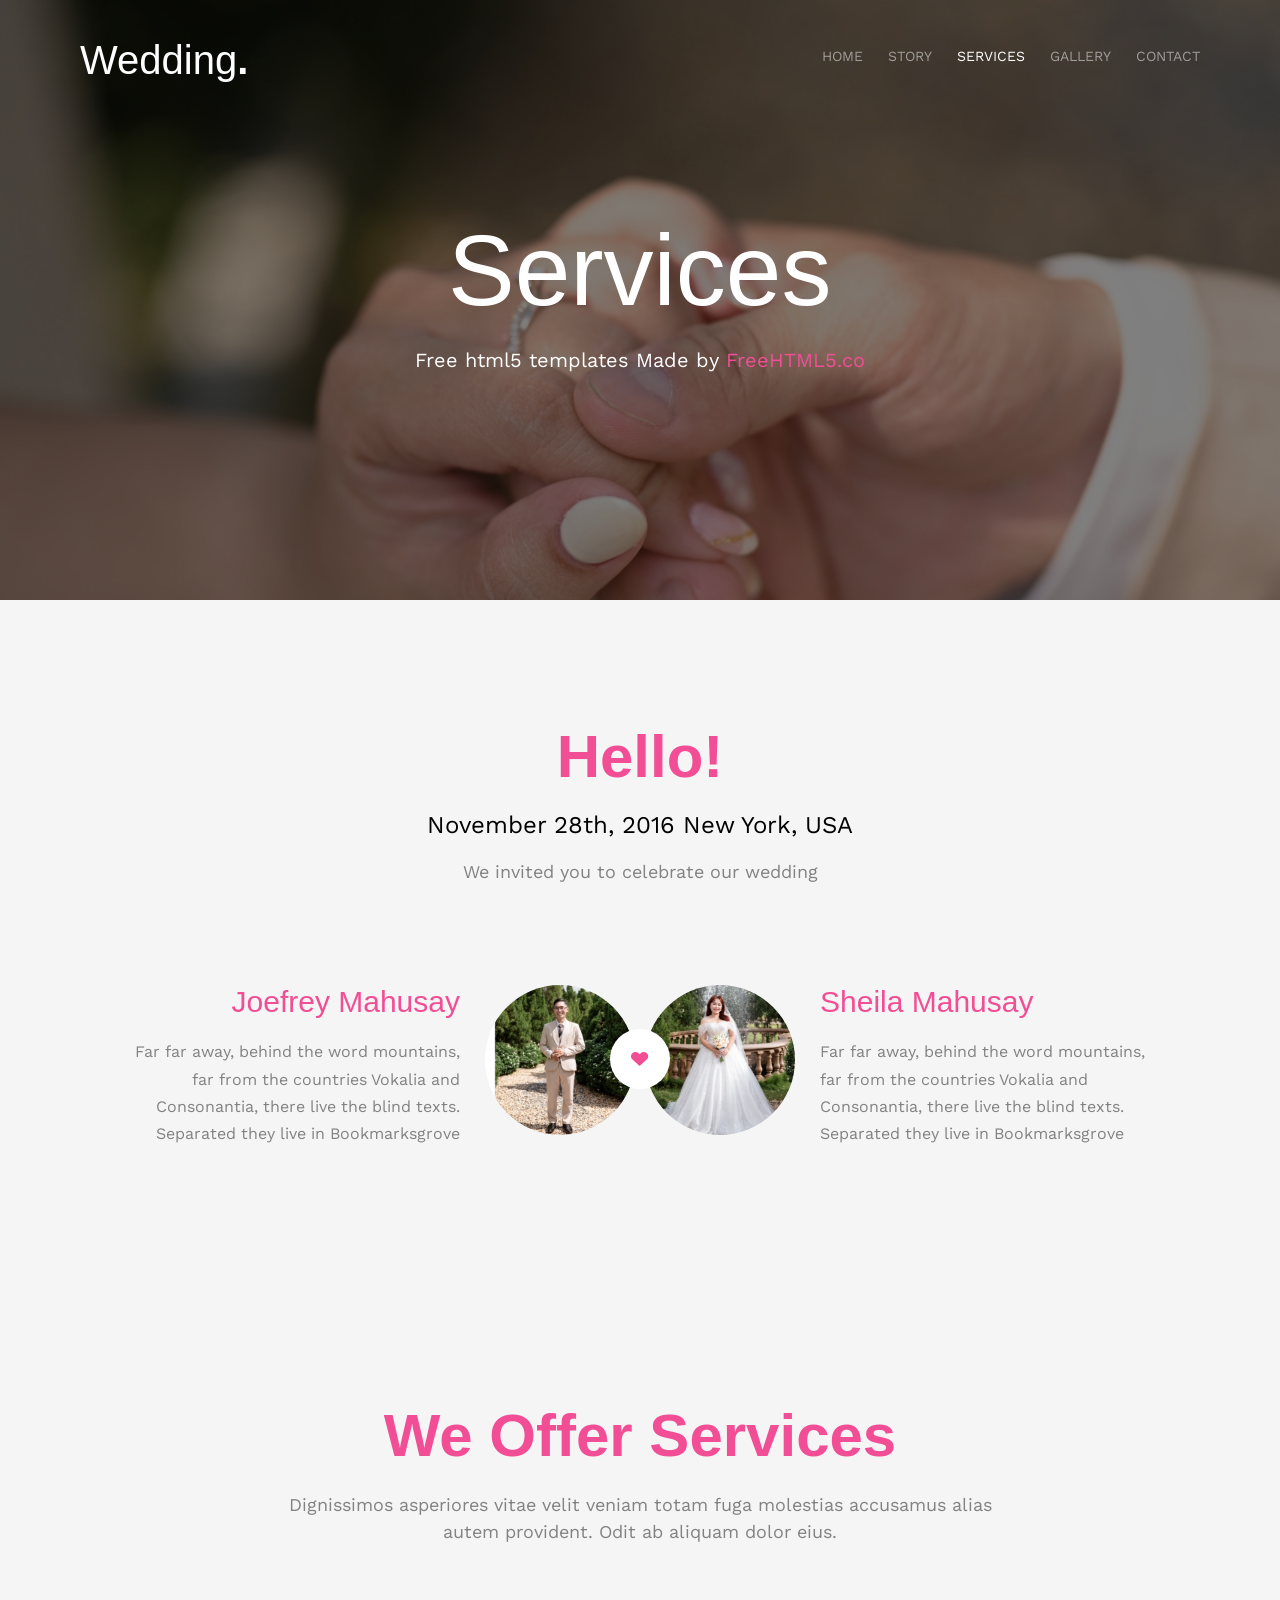
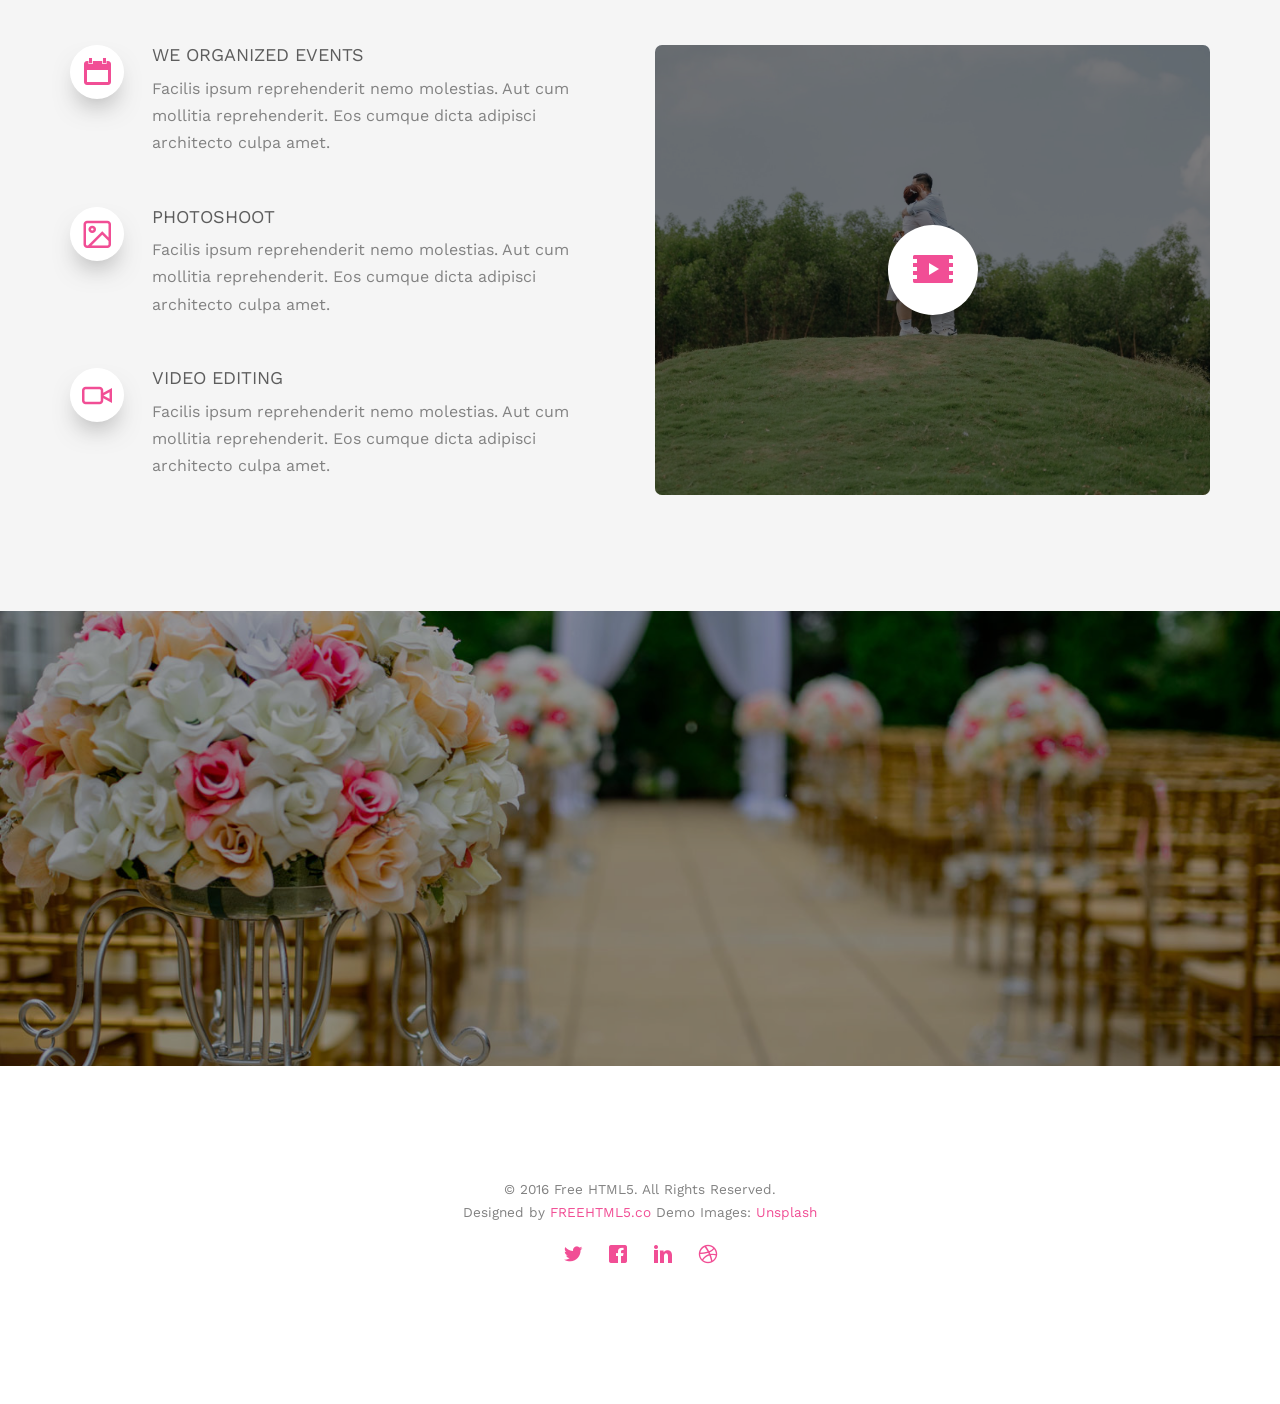
<file: public/services.html>
<!DOCTYPE html>
<!--[if lt IE 7]>      <html class="no-js lt-ie9 lt-ie8 lt-ie7"> <![endif]-->
<!--[if IE 7]>         <html class="no-js lt-ie9 lt-ie8"> <![endif]-->
<!--[if IE 8]>         <html class="no-js lt-ie9"> <![endif]-->
<!--[if gt IE 8]><!--> <html class="no-js"> <!--<![endif]-->
	<head>
	<meta charset="utf-8">
	<meta http-equiv="X-UA-Compatible" content="IE=edge">
	<title>Wedding &mdash; 100% Free Fully Responsive HTML5 Template by FREEHTML5.co</title>
	<meta name="viewport" content="width=device-width, initial-scale=1">
	<meta name="description" content="Free HTML5 Template by FREEHTML5.CO" />
	<meta name="keywords" content="free html5, free template, free bootstrap, html5, css3, mobile first, responsive" />
	<meta name="author" content="FREEHTML5.CO" />

  <!-- 
	//////////////////////////////////////////////////////

	FREE HTML5 TEMPLATE 
	DESIGNED & DEVELOPED by FREEHTML5.CO
		
	Website: 		http://freehtml5.co/
	Email: 			info@freehtml5.co
	Twitter: 		http://twitter.com/fh5co
	Facebook: 		https://www.facebook.com/fh5co

	//////////////////////////////////////////////////////
	 -->

  	<!-- Facebook and Twitter integration -->
	<meta property="og:title" content=""/>
	<meta property="og:image" content=""/>
	<meta property="og:url" content=""/>
	<meta property="og:site_name" content=""/>
	<meta property="og:description" content=""/>
	<meta name="twitter:title" content="" />
	<meta name="twitter:image" content="" />
	<meta name="twitter:url" content="" />
	<meta name="twitter:card" content="" />

	<link href='https://fonts.googleapis.com/css?family=Work+Sans:400,300,600,400italic,700' rel='stylesheet' type='text/css'>
	<link href="https://fonts.googleapis.com/css?family=Sacramento" rel="stylesheet">
	
	<!-- Animate.css -->
	<link rel="stylesheet" href="css/animate.css">
	<!-- Icomoon Icon Fonts-->
	<link rel="stylesheet" href="css/icomoon.css">
	<!-- Bootstrap  -->
	<link rel="stylesheet" href="css/bootstrap.css">

	<!-- Magnific Popup -->
	<link rel="stylesheet" href="css/magnific-popup.css">

	<!-- Owl Carousel  -->
	<link rel="stylesheet" href="css/owl.carousel.min.css">
	<link rel="stylesheet" href="css/owl.theme.default.min.css">

	<!-- Theme style  -->
	<link rel="stylesheet" href="css/style.css">

	<!-- Modernizr JS -->
	<script src="js/modernizr-2.6.2.min.js"></script>
	<!-- FOR IE9 below -->
	<!--[if lt IE 9]>
	<script src="js/respond.min.js"></script>
	<![endif]-->

	</head>
	<body>
		
	<div class="fh5co-loader"></div>
	
	<div id="page">
	<nav class="fh5co-nav" role="navigation">
		<div class="container">
			<div class="row">
				<div class="col-xs-2">
					<div id="fh5co-logo"><a href="index.html">Wedding<strong>.</strong></a></div>
				</div>
				<div class="col-xs-10 text-right menu-1">
					<ul>
						<li><a href="index.html">Home</a></li>
						<li><a href="about.html">Story</a></li>
						<li class="has-dropdown active">
							<a href="services.html">Services</a>
							<ul class="dropdown">
								<li><a href="#">Web Design</a></li>
								<li><a href="#">eCommerce</a></li>
								<li><a href="#">Branding</a></li>
								<li><a href="#">API</a></li>
							</ul>
						</li>
						<li class="has-dropdown">
							<a href="gallery.html">Gallery</a>
							<ul class="dropdown">
								<li><a href="#">HTML5</a></li>
								<li><a href="#">CSS3</a></li>
								<li><a href="#">Sass</a></li>
								<li><a href="#">jQuery</a></li>
							</ul>
						</li>
						<li><a href="contact.html">Contact</a></li>
					</ul>
				</div>
			</div>
			
		</div>
	</nav>

	<header id="fh5co-header" class="fh5co-cover fh5co-cover-sm" role="banner" style="background-image:url(images/img_bg_1.jpg);">
		<div class="overlay"></div>
		<div class="fh5co-container">
			<div class="row">
				<div class="col-md-8 col-md-offset-2 text-center">
					<div class="display-t">
						<div class="display-tc animate-box" data-animate-effect="fadeIn">
							<h1>Services</h1>
							<h2>Free html5 templates Made by <a href="http://freehtml5.co" target="_blank">FreeHTML5.co</a></h2>
						</div>
					</div>
				</div>
			</div>
		</div>
	</header>

	<div id="fh5co-couple" class="fh5co-section-gray">
		<div class="container">
			<div class="row">
				<div class="col-md-8 col-md-offset-2 text-center fh5co-heading animate-box">
					<h2>Hello!</h2>
					<h3>November 28th, 2016 New York, USA</h3>
					<p>We invited you to celebrate our wedding</p>
				</div>
			</div>
			<div class="couple-wrap animate-box">
				<div class="couple-half">
					<div class="groom">
						<img src="images/groom.jpg" alt="groom" class="img-responsive">
					</div>
					<div class="desc-groom">
						<h3>Joefrey Mahusay</h3>
						<p>Far far away, behind the word mountains, far from the countries Vokalia and Consonantia, there live the blind texts. Separated they live in Bookmarksgrove</p>
					</div>
				</div>
				<p class="heart text-center"><i class="icon-heart2"></i></p>
				<div class="couple-half">
					<div class="bride">
						<img src="images/bride.jpg" alt="groom" class="img-responsive">
					</div>
					<div class="desc-bride">
						<h3>Sheila Mahusay</h3>
						<p>Far far away, behind the word mountains, far from the countries Vokalia and Consonantia, there live the blind texts. Separated they live in Bookmarksgrove</p>
					</div>
				</div>
			</div>
		</div>
	</div>

	<div id="fh5co-services" class="fh5co-section-gray">
		<div class="container">
			
			<div class="row animate-box">
				<div class="col-md-8 col-md-offset-2 text-center fh5co-heading">
					<h2>We Offer Services</h2>
					<p>Dignissimos asperiores vitae velit veniam totam fuga molestias accusamus alias autem provident. Odit ab aliquam dolor eius.</p>
				</div>
			</div>

			<div class="row">
				<div class="col-md-6">
					<div class="feature-left animate-box" data-animate-effect="fadeInLeft">
						<span class="icon">
							<i class="icon-calendar"></i>
						</span>
						<div class="feature-copy">
							<h3>We Organized Events</h3>
							<p>Facilis ipsum reprehenderit nemo molestias. Aut cum mollitia reprehenderit. Eos cumque dicta adipisci architecto culpa amet.</p>
						</div>
					</div>

					<div class="feature-left animate-box" data-animate-effect="fadeInLeft">
						<span class="icon">
							<i class="icon-image"></i>
						</span>
						<div class="feature-copy">
							<h3>Photoshoot</h3>
							<p>Facilis ipsum reprehenderit nemo molestias. Aut cum mollitia reprehenderit. Eos cumque dicta adipisci architecto culpa amet.</p>
						</div>
					</div>

					<div class="feature-left animate-box" data-animate-effect="fadeInLeft">
						<span class="icon">
							<i class="icon-video"></i>
						</span>
						<div class="feature-copy">
							<h3>Video Editing</h3>
							<p>Facilis ipsum reprehenderit nemo molestias. Aut cum mollitia reprehenderit. Eos cumque dicta adipisci architecto culpa amet.</p>
						</div>
					</div>

				</div>

				<div class="col-md-6 animate-box">
					<div class="fh5co-video fh5co-bg" style="background-image: url(images/img_bg_3.jpg); ">
						<a  href="https://vimeo.com/channels/staffpicks/93951774" class="popup-vimeo"><i class="icon-video2"></i></a>
						<div class="overlay"></div>
					</div>
				</div>
			</div>

			
		</div>
	</div>

	<div id="fh5co-started" class="fh5co-bg" style="background-image:url(images/img_bg_4.jpg);">
		<div class="overlay"></div>
		<div class="container">
			<div class="row animate-box">
				<div class="col-md-8 col-md-offset-2 text-center fh5co-heading">
					<h2>Are You Attending?</h2>
					<p>Please Fill-up the form to notify you that you're attending. Thanks.</p>
				</div>
			</div>
			<div class="row animate-box">
				<div class="col-md-10 col-md-offset-1">
					<form class="form-inline">
						<div class="col-md-4 col-sm-4">
							<div class="form-group">
								<label for="name" class="sr-only">Name</label>
								<input type="name" class="form-control" id="name" placeholder="Name">
							</div>
						</div>
						<div class="col-md-4 col-sm-4">
							<div class="form-group">
								<label for="email" class="sr-only">Email</label>
								<input type="email" class="form-control" id="email" placeholder="Email">
							</div>
						</div>
						<div class="col-md-4 col-sm-4">
							<button type="submit" class="btn btn-default btn-block">I am Attending</button>
						</div>
					</form>
				</div>
			</div>
		</div>
	</div>

	<footer id="fh5co-footer" role="contentinfo">
		<div class="container">

			<div class="row copyright">
				<div class="col-md-12 text-center">
					<p>
						<small class="block">&copy; 2016 Free HTML5. All Rights Reserved.</small> 
						<small class="block">Designed by <a href="http://freehtml5.co/" target="_blank">FREEHTML5.co</a> Demo Images: <a href="http://unsplash.co/" target="_blank">Unsplash</a></small>
					</p>
					<p>
						<ul class="fh5co-social-icons">
							<li><a href="#"><i class="icon-twitter"></i></a></li>
							<li><a href="#"><i class="icon-facebook"></i></a></li>
							<li><a href="#"><i class="icon-linkedin"></i></a></li>
							<li><a href="#"><i class="icon-dribbble"></i></a></li>
						</ul>
					</p>
				</div>
			</div>

		</div>
	</footer>
	</div>

	<div class="gototop js-top">
		<a href="#" class="js-gotop"><i class="icon-arrow-up"></i></a>
	</div>
	
	<!-- jQuery -->
	<script src="js/jquery.min.js"></script>
	<!-- jQuery Easing -->
	<script src="js/jquery.easing.1.3.js"></script>
	<!-- Bootstrap -->
	<script src="js/bootstrap.min.js"></script>
	<!-- Waypoints -->
	<script src="js/jquery.waypoints.min.js"></script>
	<!-- Carousel -->
	<script src="js/owl.carousel.min.js"></script>
	<!-- countTo -->
	<script src="js/jquery.countTo.js"></script>

	<!-- Stellar -->
	<script src="js/jquery.stellar.min.js"></script>
	<!-- Magnific Popup -->
	<script src="js/jquery.magnific-popup.min.js"></script>
	<script src="js/magnific-popup-options.js"></script>

	<!-- Main -->
	<script src="js/main.js"></script>

	</body>
</html>
</file>
<file: public/css/icomoon.css>
@font-face {
  font-family: 'icomoon';
  src:  url('../fonts/icomoon/icomoon.eot?6iuir');
  src:  url('../fonts/icomoon/icomoon.eot?6iuir#iefix') format('embedded-opentype'),
    url('../fonts/icomoon/icomoon.ttf?6iuir') format('truetype'),
    url('../fonts/icomoon/icomoon.woff?6iuir') format('woff'),
    url('../fonts/icomoon/icomoon.svg?6iuir#icomoon') format('svg');
  font-weight: normal;
  font-style: normal;
}

[class^="icon-"], [class*=" icon-"] {
  /* use !important to prevent issues with browser extensions that change fonts */
  font-family: 'icomoon' !important;
  speak: none;
  font-style: normal;
  font-weight: normal;
  font-variant: normal;
  text-transform: none;
  line-height: 1;

  /* Better Font Rendering =========== */
  -webkit-font-smoothing: antialiased;
  -moz-osx-font-smoothing: grayscale;
}

.icon-eye:before {
  content: "\e000";
}
.icon-paper-clip:before {
  content: "\e001";
}
.icon-mail:before {
  content: "\e002";
}
.icon-toggle:before {
  content: "\e003";
}
.icon-layout:before {
  content: "\e004";
}
.icon-link:before {
  content: "\e005";
}
.icon-bell:before {
  content: "\e006";
}
.icon-lock:before {
  content: "\e007";
}
.icon-unlock:before {
  content: "\e008";
}
.icon-ribbon:before {
  content: "\e009";
}
.icon-image:before {
  content: "\e010";
}
.icon-signal:before {
  content: "\e011";
}
.icon-target:before {
  content: "\e012";
}
.icon-clipboard:before {
  content: "\e013";
}
.icon-clock:before {
  content: "\e014";
}
.icon-watch:before {
  content: "\e015";
}
.icon-air-play:before {
  content: "\e016";
}
.icon-camera:before {
  content: "\e017";
}
.icon-video:before {
  content: "\e018";
}
.icon-disc:before {
  content: "\e019";
}
.icon-printer:before {
  content: "\e020";
}
.icon-monitor:before {
  content: "\e021";
}
.icon-server:before {
  content: "\e022";
}
.icon-cog:before {
  content: "\e023";
}
.icon-heart:before {
  content: "\e024";
}
.icon-paragraph:before {
  content: "\e025";
}
.icon-align-justify:before {
  content: "\e026";
}
.icon-align-left:before {
  content: "\e027";
}
.icon-align-center:before {
  content: "\e028";
}
.icon-align-right:before {
  content: "\e029";
}
.icon-book:before {
  content: "\e030";
}
.icon-layers:before {
  content: "\e031";
}
.icon-stack:before {
  content: "\e032";
}
.icon-stack-2:before {
  content: "\e033";
}
.icon-paper:before {
  content: "\e034";
}
.icon-paper-stack:before {
  content: "\e035";
}
.icon-search:before {
  content: "\e036";
}
.icon-zoom-in:before {
  content: "\e037";
}
.icon-zoom-out:before {
  content: "\e038";
}
.icon-reply:before {
  content: "\e039";
}
.icon-circle-plus:before {
  content: "\e040";
}
.icon-circle-minus:before {
  content: "\e041";
}
.icon-circle-check:before {
  content: "\e042";
}
.icon-circle-cross:before {
  content: "\e043";
}
.icon-square-plus:before {
  content: "\e044";
}
.icon-square-minus:before {
  content: "\e045";
}
.icon-square-check:before {
  content: "\e046";
}
.icon-square-cross:before {
  content: "\e047";
}
.icon-microphone:before {
  content: "\e048";
}
.icon-record:before {
  content: "\e049";
}
.icon-skip-back:before {
  content: "\e050";
}
.icon-rewind:before {
  content: "\e051";
}
.icon-play:before {
  content: "\e052";
}
.icon-pause:before {
  content: "\e053";
}
.icon-stop:before {
  content: "\e054";
}
.icon-fast-forward:before {
  content: "\e055";
}
.icon-skip-forward:before {
  content: "\e056";
}
.icon-shuffle:before {
  content: "\e057";
}
.icon-repeat:before {
  content: "\e058";
}
.icon-folder:before {
  content: "\e059";
}
.icon-umbrella:before {
  content: "\e060";
}
.icon-moon:before {
  content: "\e061";
}
.icon-thermometer:before {
  content: "\e062";
}
.icon-drop:before {
  content: "\e063";
}
.icon-sun:before {
  content: "\e064";
}
.icon-cloud:before {
  content: "\e065";
}
.icon-cloud-upload:before {
  content: "\e066";
}
.icon-cloud-download:before {
  content: "\e067";
}
.icon-upload:before {
  content: "\e068";
}
.icon-download:before {
  content: "\e069";
}
.icon-location:before {
  content: "\e070";
}
.icon-location-2:before {
  content: "\e071";
}
.icon-map:before {
  content: "\e072";
}
.icon-battery:before {
  content: "\e073";
}
.icon-head:before {
  content: "\e074";
}
.icon-briefcase:before {
  content: "\e075";
}
.icon-speech-bubble:before {
  content: "\e076";
}
.icon-anchor:before {
  content: "\e077";
}
.icon-globe:before {
  content: "\e078";
}
.icon-box:before {
  content: "\e079";
}
.icon-reload:before {
  content: "\e080";
}
.icon-share:before {
  content: "\e081";
}
.icon-marquee:before {
  content: "\e082";
}
.icon-marquee-plus:before {
  content: "\e083";
}
.icon-marquee-minus:before {
  content: "\e084";
}
.icon-tag:before {
  content: "\e085";
}
.icon-power:before {
  content: "\e086";
}
.icon-command:before {
  content: "\e087";
}
.icon-alt:before {
  content: "\e088";
}
.icon-esc:before {
  content: "\e089";
}
.icon-bar-graph:before {
  content: "\e090";
}
.icon-bar-graph-2:before {
  content: "\e091";
}
.icon-pie-graph:before {
  content: "\e092";
}
.icon-star:before {
  content: "\e093";
}
.icon-arrow-left:before {
  content: "\e094";
}
.icon-arrow-right:before {
  content: "\e095";
}
.icon-arrow-up:before {
  content: "\e096";
}
.icon-arrow-down:before {
  content: "\e097";
}
.icon-volume:before {
  content: "\e098";
}
.icon-mute:before {
  content: "\e099";
}
.icon-content-right:before {
  content: "\e100";
}
.icon-content-left:before {
  content: "\e101";
}
.icon-grid:before {
  content: "\e102";
}
.icon-grid-2:before {
  content: "\e103";
}
.icon-columns:before {
  content: "\e104";
}
.icon-loader:before {
  content: "\e105";
}
.icon-bag:before {
  content: "\e106";
}
.icon-ban:before {
  content: "\e107";
}
.icon-flag:before {
  content: "\e108";
}
.icon-trash:before {
  content: "\e109";
}
.icon-expand:before {
  content: "\e110";
}
.icon-contract:before {
  content: "\e111";
}
.icon-maximize:before {
  content: "\e112";
}
.icon-minimize:before {
  content: "\e113";
}
.icon-plus:before {
  content: "\e114";
}
.icon-minus:before {
  content: "\e115";
}
.icon-check:before {
  content: "\e116";
}
.icon-cross:before {
  content: "\e117";
}
.icon-move:before {
  content: "\e118";
}
.icon-delete:before {
  content: "\e119";
}
.icon-menu:before {
  content: "\e120";
}
.icon-archive:before {
  content: "\e121";
}
.icon-inbox:before {
  content: "\e122";
}
.icon-outbox:before {
  content: "\e123";
}
.icon-file:before {
  content: "\e124";
}
.icon-file-add:before {
  content: "\e125";
}
.icon-file-subtract:before {
  content: "\e126";
}
.icon-help:before {
  content: "\e127";
}
.icon-open:before {
  content: "\e128";
}
.icon-ellipsis:before {
  content: "\e129";
}
.icon-add-to-list:before {
  content: "\e900";
}
.icon-classic-computer:before {
  content: "\e901";
}
.icon-controller-fast-backward:before {
  content: "\e902";
}
.icon-creative-commons-attribution:before {
  content: "\e903";
}
.icon-creative-commons-noderivs:before {
  content: "\e904";
}
.icon-creative-commons-noncommercial-eu:before {
  content: "\e905";
}
.icon-creative-commons-noncommercial-us:before {
  content: "\e906";
}
.icon-creative-commons-public-domain:before {
  content: "\e907";
}
.icon-creative-commons-remix:before {
  content: "\e908";
}
.icon-creative-commons-share:before {
  content: "\e909";
}
.icon-creative-commons-sharealike:before {
  content: "\e90a";
}
.icon-creative-commons:before {
  content: "\e90b";
}
.icon-document-landscape:before {
  content: "\e90c";
}
.icon-remove-user:before {
  content: "\e90d";
}
.icon-warning:before {
  content: "\e90e";
}
.icon-arrow-bold-down:before {
  content: "\e90f";
}
.icon-arrow-bold-left:before {
  content: "\e910";
}
.icon-arrow-bold-right:before {
  content: "\e911";
}
.icon-arrow-bold-up:before {
  content: "\e912";
}
.icon-arrow-down2:before {
  content: "\e913";
}
.icon-arrow-left2:before {
  content: "\e914";
}
.icon-arrow-long-down:before {
  content: "\e915";
}
.icon-arrow-long-left:before {
  content: "\e916";
}
.icon-arrow-long-right:before {
  content: "\e917";
}
.icon-arrow-long-up:before {
  content: "\e918";
}
.icon-arrow-right2:before {
  content: "\e919";
}
.icon-arrow-up2:before {
  content: "\e91a";
}
.icon-arrow-with-circle-down:before {
  content: "\e91b";
}
.icon-arrow-with-circle-left:before {
  content: "\e91c";
}
.icon-arrow-with-circle-right:before {
  content: "\e91d";
}
.icon-arrow-with-circle-up:before {
  content: "\e91e";
}
.icon-bookmark:before {
  content: "\e91f";
}
.icon-bookmarks:before {
  content: "\e920";
}
.icon-chevron-down:before {
  content: "\e921";
}
.icon-chevron-left:before {
  content: "\e922";
}
.icon-chevron-right:before {
  content: "\e923";
}
.icon-chevron-small-down:before {
  content: "\e924";
}
.icon-chevron-small-left:before {
  content: "\e925";
}
.icon-chevron-small-right:before {
  content: "\e926";
}
.icon-chevron-small-up:before {
  content: "\e927";
}
.icon-chevron-thin-down:before {
  content: "\e928";
}
.icon-chevron-thin-left:before {
  content: "\e929";
}
.icon-chevron-thin-right:before {
  content: "\e92a";
}
.icon-chevron-thin-up:before {
  content: "\e92b";
}
.icon-chevron-up:before {
  content: "\e92c";
}
.icon-chevron-with-circle-down:before {
  content: "\e92d";
}
.icon-chevron-with-circle-left:before {
  content: "\e92e";
}
.icon-chevron-with-circle-right:before {
  content: "\e92f";
}
.icon-chevron-with-circle-up:before {
  content: "\e930";
}
.icon-cloud2:before {
  content: "\e931";
}
.icon-controller-fast-forward:before {
  content: "\e932";
}
.icon-controller-jump-to-start:before {
  content: "\e933";
}
.icon-controller-next:before {
  content: "\e934";
}
.icon-controller-paus:before {
  content: "\e935";
}
.icon-controller-play:before {
  content: "\e936";
}
.icon-controller-record:before {
  content: "\e937";
}
.icon-controller-stop:before {
  content: "\e938";
}
.icon-controller-volume:before {
  content: "\e939";
}
.icon-dot-single:before {
  content: "\e93a";
}
.icon-dots-three-horizontal:before {
  content: "\e93b";
}
.icon-dots-three-vertical:before {
  content: "\e93c";
}
.icon-dots-two-horizontal:before {
  content: "\e93d";
}
.icon-dots-two-vertical:before {
  content: "\e93e";
}
.icon-download2:before {
  content: "\e93f";
}
.icon-emoji-flirt:before {
  content: "\e940";
}
.icon-flow-branch:before {
  content: "\e941";
}
.icon-flow-cascade:before {
  content: "\e942";
}
.icon-flow-line:before {
  content: "\e943";
}
.icon-flow-parallel:before {
  content: "\e944";
}
.icon-flow-tree:before {
  content: "\e945";
}
.icon-install:before {
  content: "\e946";
}
.icon-layers2:before {
  content: "\e947";
}
.icon-open-book:before {
  content: "\e948";
}
.icon-resize-100:before {
  content: "\e949";
}
.icon-resize-full-screen:before {
  content: "\e94a";
}
.icon-save:before {
  content: "\e94b";
}
.icon-select-arrows:before {
  content: "\e94c";
}
.icon-sound-mute:before {
  content: "\e94d";
}
.icon-sound:before {
  content: "\e94e";
}
.icon-trash2:before {
  content: "\e94f";
}
.icon-triangle-down:before {
  content: "\e950";
}
.icon-triangle-left:before {
  content: "\e951";
}
.icon-triangle-right:before {
  content: "\e952";
}
.icon-triangle-up:before {
  content: "\e953";
}
.icon-uninstall:before {
  content: "\e954";
}
.icon-upload-to-cloud:before {
  content: "\e955";
}
.icon-upload2:before {
  content: "\e956";
}
.icon-add-user:before {
  content: "\e957";
}
.icon-address:before {
  content: "\e958";
}
.icon-adjust:before {
  content: "\e959";
}
.icon-air:before {
  content: "\e95a";
}
.icon-aircraft-landing:before {
  content: "\e95b";
}
.icon-aircraft-take-off:before {
  content: "\e95c";
}
.icon-aircraft:before {
  content: "\e95d";
}
.icon-align-bottom:before {
  content: "\e95e";
}
.icon-align-horizontal-middle:before {
  content: "\e95f";
}
.icon-align-left2:before {
  content: "\e960";
}
.icon-align-right2:before {
  content: "\e961";
}
.icon-align-top:before {
  content: "\e962";
}
.icon-align-vertical-middle:before {
  content: "\e963";
}
.icon-archive2:before {
  content: "\e964";
}
.icon-area-graph:before {
  content: "\e965";
}
.icon-attachment:before {
  content: "\e966";
}
.icon-awareness-ribbon:before {
  content: "\e967";
}
.icon-back-in-time:before {
  content: "\e968";
}
.icon-back:before {
  content: "\e969";
}
.icon-bar-graph2:before {
  content: "\e96a";
}
.icon-battery2:before {
  content: "\e96b";
}
.icon-beamed-note:before {
  content: "\e96c";
}
.icon-bell2:before {
  content: "\e96d";
}
.icon-blackboard:before {
  content: "\e96e";
}
.icon-block:before {
  content: "\e96f";
}
.icon-book2:before {
  content: "\e970";
}
.icon-bowl:before {
  content: "\e971";
}
.icon-box2:before {
  content: "\e972";
}
.icon-briefcase2:before {
  content: "\e973";
}
.icon-browser:before {
  content: "\e974";
}
.icon-brush:before {
  content: "\e975";
}
.icon-bucket:before {
  content: "\e976";
}
.icon-cake:before {
  content: "\e977";
}
.icon-calculator:before {
  content: "\e978";
}
.icon-calendar:before {
  content: "\e979";
}
.icon-camera2:before {
  content: "\e97a";
}
.icon-ccw:before {
  content: "\e97b";
}
.icon-chat:before {
  content: "\e97c";
}
.icon-check2:before {
  content: "\e97d";
}
.icon-circle-with-cross:before {
  content: "\e97e";
}
.icon-circle-with-minus:before {
  content: "\e97f";
}
.icon-circle-with-plus:before {
  content: "\e980";
}
.icon-circle:before {
  content: "\e981";
}
.icon-circular-graph:before {
  content: "\e982";
}
.icon-clapperboard:before {
  content: "\e983";
}
.icon-clipboard2:before {
  content: "\e984";
}
.icon-clock2:before {
  content: "\e985";
}
.icon-code:before {
  content: "\e986";
}
.icon-cog2:before {
  content: "\e987";
}
.icon-colours:before {
  content: "\e988";
}
.icon-compass:before {
  content: "\e989";
}
.icon-copy:before {
  content: "\e98a";
}
.icon-credit-card:before {
  content: "\e98b";
}
.icon-credit:before {
  content: "\e98c";
}
.icon-cross2:before {
  content: "\e98d";
}
.icon-cup:before {
  content: "\e98e";
}
.icon-cw:before {
  content: "\e98f";
}
.icon-cycle:before {
  content: "\e990";
}
.icon-database:before {
  content: "\e991";
}
.icon-dial-pad:before {
  content: "\e992";
}
.icon-direction:before {
  content: "\e993";
}
.icon-document:before {
  content: "\e994";
}
.icon-documents:before {
  content: "\e995";
}
.icon-drink:before {
  content: "\e996";
}
.icon-drive:before {
  content: "\e997";
}
.icon-drop2:before {
  content: "\e998";
}
.icon-edit:before {
  content: "\e999";
}
.icon-email:before {
  content: "\e99a";
}
.icon-emoji-happy:before {
  content: "\e99b";
}
.icon-emoji-neutral:before {
  content: "\e99c";
}
.icon-emoji-sad:before {
  content: "\e99d";
}
.icon-erase:before {
  content: "\e99e";
}
.icon-eraser:before {
  content: "\e99f";
}
.icon-export:before {
  content: "\e9a0";
}
.icon-eye2:before {
  content: "\e9a1";
}
.icon-feather:before {
  content: "\e9a2";
}
.icon-flag2:before {
  content: "\e9a3";
}
.icon-flash:before {
  content: "\e9a4";
}
.icon-flashlight:before {
  content: "\e9a5";
}
.icon-flat-brush:before {
  content: "\e9a6";
}
.icon-folder-images:before {
  content: "\e9a7";
}
.icon-folder-music:before {
  content: "\e9a8";
}
.icon-folder-video:before {
  content: "\e9a9";
}
.icon-folder2:before {
  content: "\e9aa";
}
.icon-forward:before {
  content: "\e9ab";
}
.icon-funnel:before {
  content: "\e9ac";
}
.icon-game-controller:before {
  content: "\e9ad";
}
.icon-gauge:before {
  content: "\e9ae";
}
.icon-globe2:before {
  content: "\e9af";
}
.icon-graduation-cap:before {
  content: "\e9b0";
}
.icon-grid2:before {
  content: "\e9b1";
}
.icon-hair-cross:before {
  content: "\e9b2";
}
.icon-hand:before {
  content: "\e9b3";
}
.icon-heart-outlined:before {
  content: "\e9b4";
}
.icon-heart2:before {
  content: "\e9b5";
}
.icon-help-with-circle:before {
  content: "\e9b6";
}
.icon-help2:before {
  content: "\e9b7";
}
.icon-home:before {
  content: "\e9b8";
}
.icon-hour-glass:before {
  content: "\e9b9";
}
.icon-image-inverted:before {
  content: "\e9ba";
}
.icon-image2:before {
  content: "\e9bb";
}
.icon-images:before {
  content: "\e9bc";
}
.icon-inbox2:before {
  content: "\e9bd";
}
.icon-infinity:before {
  content: "\e9be";
}
.icon-info-with-circle:before {
  content: "\e9bf";
}
.icon-info:before {
  content: "\e9c0";
}
.icon-key:before {
  content: "\e9c1";
}
.icon-keyboard:before {
  content: "\e9c2";
}
.icon-lab-flask:before {
  content: "\e9c3";
}
.icon-landline:before {
  content: "\e9c4";
}
.icon-language:before {
  content: "\e9c5";
}
.icon-laptop:before {
  content: "\e9c6";
}
.icon-leaf:before {
  content: "\e9c7";
}
.icon-level-down:before {
  content: "\e9c8";
}
.icon-level-up:before {
  content: "\e9c9";
}
.icon-lifebuoy:before {
  content: "\e9ca";
}
.icon-light-bulb:before {
  content: "\e9cb";
}
.icon-light-down:before {
  content: "\e9cc";
}
.icon-light-up:before {
  content: "\e9cd";
}
.icon-line-graph:before {
  content: "\e9ce";
}
.icon-link2:before {
  content: "\e9cf";
}
.icon-list:before {
  content: "\e9d0";
}
.icon-location-pin:before {
  content: "\e9d1";
}
.icon-location2:before {
  content: "\e9d2";
}
.icon-lock-open:before {
  content: "\e9d3";
}
.icon-lock2:before {
  content: "\e9d4";
}
.icon-log-out:before {
  content: "\e9d5";
}
.icon-login:before {
  content: "\e9d6";
}
.icon-loop:before {
  content: "\e9d7";
}
.icon-magnet:before {
  content: "\e9d8";
}
.icon-magnifying-glass:before {
  content: "\e9d9";
}
.icon-mail2:before {
  content: "\e9da";
}
.icon-man:before {
  content: "\e9db";
}
.icon-map2:before {
  content: "\e9dc";
}
.icon-mask:before {
  content: "\e9dd";
}
.icon-medal:before {
  content: "\e9de";
}
.icon-megaphone:before {
  content: "\e9df";
}
.icon-menu2:before {
  content: "\e9e0";
}
.icon-message:before {
  content: "\e9e1";
}
.icon-mic:before {
  content: "\e9e2";
}
.icon-minus2:before {
  content: "\e9e3";
}
.icon-mobile:before {
  content: "\e9e4";
}
.icon-modern-mic:before {
  content: "\e9e5";
}
.icon-moon2:before {
  content: "\e9e6";
}
.icon-mouse:before {
  content: "\e9e7";
}
.icon-music:before {
  content: "\e9e8";
}
.icon-network:before {
  content: "\e9e9";
}
.icon-new-message:before {
  content: "\e9ea";
}
.icon-new:before {
  content: "\e9eb";
}
.icon-news:before {
  content: "\e9ec";
}
.icon-note:before {
  content: "\e9ed";
}
.icon-notification:before {
  content: "\e9ee";
}
.icon-old-mobile:before {
  content: "\e9ef";
}
.icon-old-phone:before {
  content: "\e9f0";
}
.icon-palette:before {
  content: "\e9f1";
}
.icon-paper-plane:before {
  content: "\e9f2";
}
.icon-pencil:before {
  content: "\e9f3";
}
.icon-phone:before {
  content: "\e9f4";
}
.icon-pie-chart:before {
  content: "\e9f5";
}
.icon-pin:before {
  content: "\e9f6";
}
.icon-plus2:before {
  content: "\e9f7";
}
.icon-popup:before {
  content: "\e9f8";
}
.icon-power-plug:before {
  content: "\e9f9";
}
.icon-price-ribbon:before {
  content: "\e9fa";
}
.icon-price-tag:before {
  content: "\e9fb";
}
.icon-print:before {
  content: "\e9fc";
}
.icon-progress-empty:before {
  content: "\e9fd";
}
.icon-progress-full:before {
  content: "\e9fe";
}
.icon-progress-one:before {
  content: "\e9ff";
}
.icon-progress-two:before {
  content: "\ea00";
}
.icon-publish:before {
  content: "\ea01";
}
.icon-quote:before {
  content: "\ea02";
}
.icon-radio:before {
  content: "\ea03";
}
.icon-reply-all:before {
  content: "\ea04";
}
.icon-reply2:before {
  content: "\ea05";
}
.icon-retweet:before {
  content: "\ea06";
}
.icon-rocket:before {
  content: "\ea07";
}
.icon-round-brush:before {
  content: "\ea08";
}
.icon-rss:before {
  content: "\ea09";
}
.icon-ruler:before {
  content: "\ea0a";
}
.icon-scissors:before {
  content: "\ea0b";
}
.icon-share-alternitive:before {
  content: "\ea0c";
}
.icon-share2:before {
  content: "\ea0d";
}
.icon-shareable:before {
  content: "\ea0e";
}
.icon-shield:before {
  content: "\ea0f";
}
.icon-shop:before {
  content: "\ea10";
}
.icon-shopping-bag:before {
  content: "\ea11";
}
.icon-shopping-basket:before {
  content: "\ea12";
}
.icon-shopping-cart:before {
  content: "\ea13";
}
.icon-shuffle2:before {
  content: "\ea14";
}
.icon-signal2:before {
  content: "\ea15";
}
.icon-sound-mix:before {
  content: "\ea16";
}
.icon-sports-club:before {
  content: "\ea17";
}
.icon-spreadsheet:before {
  content: "\ea18";
}
.icon-squared-cross:before {
  content: "\ea19";
}
.icon-squared-minus:before {
  content: "\ea1a";
}
.icon-squared-plus:before {
  content: "\ea1b";
}
.icon-star-outlined:before {
  content: "\ea1c";
}
.icon-star2:before {
  content: "\ea1d";
}
.icon-stopwatch:before {
  content: "\ea1e";
}
.icon-suitcase:before {
  content: "\ea1f";
}
.icon-swap:before {
  content: "\ea20";
}
.icon-sweden:before {
  content: "\ea21";
}
.icon-switch:before {
  content: "\ea22";
}
.icon-tablet:before {
  content: "\ea23";
}
.icon-tag2:before {
  content: "\ea24";
}
.icon-text-document-inverted:before {
  content: "\ea25";
}
.icon-text-document:before {
  content: "\ea26";
}
.icon-text:before {
  content: "\ea27";
}
.icon-thermometer2:before {
  content: "\ea28";
}
.icon-thumbs-down:before {
  content: "\ea29";
}
.icon-thumbs-up:before {
  content: "\ea2a";
}
.icon-thunder-cloud:before {
  content: "\ea2b";
}
.icon-ticket:before {
  content: "\ea2c";
}
.icon-time-slot:before {
  content: "\ea2d";
}
.icon-tools:before {
  content: "\ea2e";
}
.icon-traffic-cone:before {
  content: "\ea2f";
}
.icon-tree:before {
  content: "\ea30";
}
.icon-trophy:before {
  content: "\ea31";
}
.icon-tv:before {
  content: "\ea32";
}
.icon-typing:before {
  content: "\ea33";
}
.icon-unread:before {
  content: "\ea34";
}
.icon-untag:before {
  content: "\ea35";
}
.icon-user:before {
  content: "\ea36";
}
.icon-users:before {
  content: "\ea37";
}
.icon-v-card:before {
  content: "\ea38";
}
.icon-video2:before {
  content: "\ea39";
}
.icon-vinyl:before {
  content: "\ea3a";
}
.icon-voicemail:before {
  content: "\ea3b";
}
.icon-wallet:before {
  content: "\ea3c";
}
.icon-water:before {
  content: "\ea3d";
}
.icon-px-with-circle:before {
  content: "\ea3e";
}
.icon-px:before {
  content: "\ea3f";
}
.icon-basecamp:before {
  content: "\ea40";
}
.icon-behance:before {
  content: "\ea41";
}
.icon-creative-cloud:before {
  content: "\ea42";
}
.icon-dropbox:before {
  content: "\ea43";
}
.icon-evernote:before {
  content: "\ea44";
}
.icon-flattr:before {
  content: "\ea45";
}
.icon-foursquare:before {
  content: "\ea46";
}
.icon-google-drive:before {
  content: "\ea47";
}
.icon-google-hangouts:before {
  content: "\ea48";
}
.icon-grooveshark:before {
  content: "\ea49";
}
.icon-icloud:before {
  content: "\ea4a";
}
.icon-mixi:before {
  content: "\ea4b";
}
.icon-onedrive:before {
  content: "\ea4c";
}
.icon-paypal:before {
  content: "\ea4d";
}
.icon-picasa:before {
  content: "\ea4e";
}
.icon-qq:before {
  content: "\ea4f";
}
.icon-rdio-with-circle:before {
  content: "\ea50";
}
.icon-renren:before {
  content: "\ea51";
}
.icon-scribd:before {
  content: "\ea52";
}
.icon-sina-weibo:before {
  content: "\ea53";
}
.icon-skype-with-circle:before {
  content: "\ea54";
}
.icon-skype:before {
  content: "\ea55";
}
.icon-slideshare:before {
  content: "\ea56";
}
.icon-smashing:before {
  content: "\ea57";
}
.icon-soundcloud:before {
  content: "\ea58";
}
.icon-spotify-with-circle:before {
  content: "\ea59";
}
.icon-spotify:before {
  content: "\ea5a";
}
.icon-swarm:before {
  content: "\ea5b";
}
.icon-vine-with-circle:before {
  content: "\ea5c";
}
.icon-vine:before {
  content: "\ea5d";
}
.icon-vk-alternitive:before {
  content: "\ea5e";
}
.icon-vk-with-circle:before {
  content: "\ea5f";
}
.icon-vk:before {
  content: "\ea60";
}
.icon-xing-with-circle:before {
  content: "\ea61";
}
.icon-xing:before {
  content: "\ea62";
}
.icon-yelp:before {
  content: "\ea63";
}
.icon-dribbble-with-circle:before {
  content: "\ea64";
}
.icon-dribbble:before {
  content: "\ea65";
}
.icon-facebook-with-circle:before {
  content: "\ea66";
}
.icon-facebook:before {
  content: "\ea67";
}
.icon-flickr-with-circle:before {
  content: "\ea68";
}
.icon-flickr:before {
  content: "\ea69";
}
.icon-github-with-circle:before {
  content: "\ea6a";
}
.icon-github:before {
  content: "\ea6b";
}
.icon-google-with-circle:before {
  content: "\ea6c";
}
.icon-google:before {
  content: "\ea6d";
}
.icon-instagram-with-circle:before {
  content: "\ea6e";
}
.icon-instagram:before {
  content: "\ea6f";
}
.icon-lastfm-with-circle:before {
  content: "\ea70";
}
.icon-lastfm:before {
  content: "\ea71";
}
.icon-linkedin-with-circle:before {
  content: "\ea72";
}
.icon-linkedin:before {
  content: "\ea73";
}
.icon-pinterest-with-circle:before {
  content: "\ea74";
}
.icon-pinterest:before {
  content: "\ea75";
}
.icon-rdio:before {
  content: "\ea76";
}
.icon-stumbleupon-with-circle:before {
  content: "\ea77";
}
.icon-stumbleupon:before {
  content: "\ea78";
}
.icon-tumblr-with-circle:before {
  content: "\ea79";
}
.icon-tumblr:before {
  content: "\ea7a";
}
.icon-twitter-with-circle:before {
  content: "\ea7b";
}
.icon-twitter:before {
  content: "\ea7c";
}
.icon-vimeo-with-circle:before {
  content: "\ea7d";
}
.icon-vimeo:before {
  content: "\ea7e";
}
.icon-youtube-with-circle:before {
  content: "\ea7f";
}
.icon-youtube:before {
  content: "\ea80";
}
</file>
<file: public/css/style.css>
@font-face {
  font-family: 'icomoon';
  src: url("../fonts/icomoon/icomoon.eot?srf3rx");
  src: url("../fonts/icomoon/icomoon.eot?srf3rx#iefix") format("embedded-opentype"), url("../fonts/icomoon/icomoon.ttf?srf3rx") format("truetype"), url("../fonts/icomoon/icomoon.woff?srf3rx") format("woff"), url("../fonts/icomoon/icomoon.svg?srf3rx#icomoon") format("svg");
  font-weight: normal;
  font-style: normal;
}
/* =======================================================
*
* 	Template Style 
*
* ======================================================= */
body {
  font-family: "Work Sans", Arial, sans-serif;
  font-weight: 400;
  font-size: 16px;
  line-height: 1.7;
  color: #828282;
  background: #fff;
}

#page {
  position: relative;
  overflow-x: hidden;
  width: 100%;
  height: 100%;
  -webkit-transition: 0.5s;
  -o-transition: 0.5s;
  transition: 0.5s;
}
.offcanvas #page {
  overflow: hidden;
  position: absolute;
}
.offcanvas #page:after {
  -webkit-transition: 2s;
  -o-transition: 2s;
  transition: 2s;
  position: absolute;
  top: 0;
  right: 0;
  bottom: 0;
  left: 0;
  z-index: 101;
  background: rgba(0, 0, 0, 0.7);
  content: "";
}

a {
  color: #F14E95;
  -webkit-transition: 0.5s;
  -o-transition: 0.5s;
  transition: 0.5s;
}
a:hover, a:active, a:focus {
  color: #F14E95;
  outline: none;
  text-decoration: none;
}

p {
  margin-bottom: 20px;
}

h1, h2, h3, h4, h5, h6, figure {
  color: #000;
  font-family: "Work Sans", Arial, sans-serif;
  font-weight: 400;
  margin: 0 0 20px 0;
}

::-webkit-selection {
  color: #fff;
  background: #F14E95;
}

::-moz-selection {
  color: #fff;
  background: #F14E95;
}

::selection {
  color: #fff;
  background: #F14E95;
}

.fh5co-nav {
  position: absolute;
  top: 0;
  margin: 0;
  padding: 0;
  width: 100%;
  padding: 40px 0;
  z-index: 1001;
}
@media screen and (max-width: 768px) {
  .fh5co-nav {
    padding: 20px 0;
  }
}
.fh5co-nav #fh5co-logo {
  font-size: 40px;
  margin: 0;
  padding: 0;
  line-height: 40px;
  font-family: "Updock", Arial, serif;
}
.fh5co-nav a {
  padding: 5px 10px;
  color: #fff;
}
@media screen and (max-width: 768px) {
  .fh5co-nav .menu-1, .fh5co-nav .menu-2 {
    display: none;
  }
}
.fh5co-nav ul {
  padding: 0;
  margin: 2px 0 0 0;
}
.fh5co-nav ul li {
  padding: 0;
  margin: 0;
  list-style: none;
  display: inline;
}
.fh5co-nav ul li a {
  font-size: 14px;
  padding: 30px 10px;
  text-transform: uppercase;
  color: rgba(255, 255, 255, 0.5);
  -webkit-transition: 0.5s;
  -o-transition: 0.5s;
  transition: 0.5s;
}
.fh5co-nav ul li a:hover, .fh5co-nav ul li a:focus, .fh5co-nav ul li a:active {
  color: white;
}
.fh5co-nav ul li.has-dropdown {
  position: relative;
}
.fh5co-nav ul li.has-dropdown .dropdown {
  width: 130px;
  -webkit-box-shadow: 0px 14px 33px -9px rgba(0, 0, 0, 0.75);
  -moz-box-shadow: 0px 14px 33px -9px rgba(0, 0, 0, 0.75);
  box-shadow: 0px 14px 33px -9px rgba(0, 0, 0, 0.75);
  z-index: 1002;
  visibility: hidden;
  opacity: 0;
  position: absolute;
  top: 40px;
  left: 0;
  text-align: left;
  background: #fff;
  padding: 20px;
  -webkit-border-radius: 4px;
  -moz-border-radius: 4px;
  -ms-border-radius: 4px;
  border-radius: 4px;
  -webkit-transition: 0s;
  -o-transition: 0s;
  transition: 0s;
}
.fh5co-nav ul li.has-dropdown .dropdown:before {
  bottom: 100%;
  left: 40px;
  border: solid transparent;
  content: " ";
  height: 0;
  width: 0;
  position: absolute;
  pointer-events: none;
  border-bottom-color: #fff;
  border-width: 8px;
  margin-left: -8px;
}
.fh5co-nav ul li.has-dropdown .dropdown li {
  display: block;
  margin-bottom: 7px;
}
.fh5co-nav ul li.has-dropdown .dropdown li:last-child {
  margin-bottom: 0;
}
.fh5co-nav ul li.has-dropdown .dropdown li a {
  padding: 2px 0;
  display: block;
  color: #999999;
  line-height: 1.2;
  text-transform: none;
  font-size: 15px;
}
.fh5co-nav ul li.has-dropdown .dropdown li a:hover {
  color: #000;
}
.fh5co-nav ul li.has-dropdown:hover a, .fh5co-nav ul li.has-dropdown:focus a {
  color: #fff;
}
.fh5co-nav ul li.btn-cta a {
  color: #F14E95;
}
.fh5co-nav ul li.btn-cta a span {
  background: #fff;
  padding: 4px 20px;
  display: -moz-inline-stack;
  display: inline-block;
  zoom: 1;
  *display: inline;
  -webkit-transition: 0.3s;
  -o-transition: 0.3s;
  transition: 0.3s;
  -webkit-border-radius: 100px;
  -moz-border-radius: 100px;
  -ms-border-radius: 100px;
  border-radius: 100px;
}
.fh5co-nav ul li.btn-cta a:hover span {
  -webkit-box-shadow: 0px 14px 20px -9px rgba(0, 0, 0, 0.75);
  -moz-box-shadow: 0px 14px 20px -9px rgba(0, 0, 0, 0.75);
  box-shadow: 0px 14px 20px -9px rgba(0, 0, 0, 0.75);
}
.fh5co-nav ul li.active > a {
  color: #fff !important;
}

#fh5co-counter,
#fh5co-event,
.fh5co-bg {
  background-size: cover;
  background-position: top center;
  background-repeat: no-repeat;
  position: relative;
}

.fh5co-bg {
  background-position: center center;
  width: 100%;
  float: left;
  position: relative;
}

.fh5co-video {
  height: 450px;
  overflow: hidden;
  -webkit-border-radius: 7px;
  -moz-border-radius: 7px;
  -ms-border-radius: 7px;
  border-radius: 7px;
}
.fh5co-video a {
  z-index: 1001;
  position: absolute;
  top: 50%;
  left: 50%;
  margin-top: -45px;
  margin-left: -45px;
  width: 90px;
  height: 90px;
  display: table;
  text-align: center;
  background: #fff;
  -webkit-box-shadow: 0px 14px 30px -15px rgba(0, 0, 0, 0.75);
  -moz-box-shadow: 0px 14px 30px -15px rgba(0, 0, 0, 0.75);
  box-shadow: 0px 14px 30px -15px rgba(0, 0, 0, 0.75);
  -webkit-border-radius: 50%;
  -moz-border-radius: 50%;
  -ms-border-radius: 50%;
  border-radius: 50%;
}
.fh5co-video a i {
  text-align: center;
  display: table-cell;
  vertical-align: middle;
  font-size: 40px;
}
.fh5co-video .overlay {
  position: absolute;
  top: 0;
  left: 0;
  right: 0;
  bottom: 0;
  background: rgba(0, 0, 0, 0.5);
  -webkit-transition: 0.5s;
  -o-transition: 0.5s;
  transition: 0.5s;
}
.fh5co-video:hover .overlay {
  background: rgba(0, 0, 0, 0.7);
}
.fh5co-video:hover a {
  position: relative;
  -webkit-transform: scale(1.2);
  -moz-transform: scale(1.2);
  -ms-transform: scale(1.2);
  -o-transform: scale(1.2);
  transform: scale(1.2);
}

.fh5co-cover {
  height: 900px;
  background-size: cover;
  background-repeat: no-repeat;
  position: relative;
  width: 100%;
}
.fh5co-cover .overlay {
  z-index: 0;
  position: absolute;
  bottom: 0;
  top: 0;
  left: 0;
  right: 0;
  background: rgba(0, 0, 0, 0.5);
}
.fh5co-cover > .fh5co-container {
  position: relative;
  z-index: 10;
}
@media screen and (max-width: 768px) {
  .fh5co-cover {
    height: 600px;
  }
}
.fh5co-cover .display-t,
.fh5co-cover .display-tc {
  height: 900px;
  display: table;
  width: 100%;
}
@media screen and (max-width: 768px) {
  .fh5co-cover .display-t,
  .fh5co-cover .display-tc {
    height: 600px;
  }
}
.fh5co-cover.fh5co-cover-sm {
  height: 600px;
}
@media screen and (max-width: 768px) {
  .fh5co-cover.fh5co-cover-sm {
    height: 400px;
  }
}
.fh5co-cover.fh5co-cover-sm .display-t,
.fh5co-cover.fh5co-cover-sm .display-tc {
  height: 600px;
  display: table;
  width: 100%;
}
@media screen and (max-width: 768px) {
  .fh5co-cover.fh5co-cover-sm .display-t,
  .fh5co-cover.fh5co-cover-sm .display-tc {
    height: 400px;
  }
}

#fh5co-counter,
#fh5co-event {
  height: 850px;
  float: left;
}
#fh5co-counter .display-t,
#fh5co-counter .display-tc,
#fh5co-event .display-t,
#fh5co-event .display-tc {
  height: 700px;
  display: table;
  width: 100%;
}
#fh5co-counter .fh5co-heading h2,
#fh5co-event .fh5co-heading h2 {
  color: #fff;
}
#fh5co-counter .fh5co-heading span,
#fh5co-event .fh5co-heading span {
  color: rgba(255, 255, 255, 0.5);
  text-transform: uppercase;
  font-size: 13px;
  letter-spacing: 2px;
  font-weight: 600;
}
#fh5co-counter .overlay,
#fh5co-event .overlay {
  position: absolute;
  top: 0;
  left: 0;
  right: 0;
  bottom: 0;
  background: rgba(0, 0, 0, 0.4);
}
@media screen and (max-width: 768px) {
  #fh5co-counter,
  #fh5co-event {
    height: inherit;
    padding: 7em 0;
  }
  #fh5co-counter .display-t,
  #fh5co-counter .display-tc,
  #fh5co-event .display-t,
  #fh5co-event .display-tc {
    height: inherit;
  }
}
#fh5co-counter .event-wrap,
#fh5co-event .event-wrap {
  border: 2px solid rgba(255, 255, 255, 0.5);
  background: rgba(255, 255, 255, 0.1);
  padding: 30px;
  width: 100%;
  float: left;
  -webkit-border-radius: 4px;
  -moz-border-radius: 4px;
  -ms-border-radius: 4px;
  border-radius: 4px;
}
@media screen and (max-width: 768px) {
  #fh5co-counter .event-wrap,
  #fh5co-event .event-wrap {
    margin-bottom: 10px;
  }
}
#fh5co-counter .event-wrap h3,
#fh5co-event .event-wrap h3 {
  font-size: 20px;
  color: #fff;
  border-bottom: 1px solid rgba(255, 255, 255, 0.5);
  display: block;
  padding-bottom: 20px;
  text-transform: uppercase;
  letter-spacing: 2px;
}
#fh5co-counter .event-wrap p, #fh5co-counter .event-wrap span,
#fh5co-event .event-wrap p,
#fh5co-event .event-wrap span {
  display: block;
  color: rgba(255, 255, 255, 0.8);
}
#fh5co-counter .event-wrap i,
#fh5co-event .event-wrap i {
  color: white;
  font-size: 20px;
}
#fh5co-counter .event-wrap .event-col,
#fh5co-event .event-wrap .event-col {
  width: 50%;
  float: left;
  margin-bottom: 30px;
}

#fh5co-counter {
  height: 600px;
}
@media screen and (max-width: 768px) {
  #fh5co-counter {
    height: auto;
  }
}

.timeline {
  list-style: none;
  padding: 20px 0 20px;
  position: relative;
}
.timeline:before {
  top: 0;
  bottom: 0;
  position: absolute;
  content: " ";
  width: 1px;
  background-color: #d4d4d4;
  left: 50%;
  margin-left: 0px;
}
@media screen and (max-width: 480px) {
  .timeline:before {
    margin-left: -64px;
  }
}
.timeline > li {
  margin-bottom: 20px;
  position: relative;
}
.timeline > li:before, .timeline > li:after {
  content: " ";
  display: table;
}
.timeline > li:after {
  clear: both;
}
.timeline > li > .timeline-panel {
  width: 40%;
  float: left;
  border: 1px solid #d4d4d4;
  padding: 30px;
  position: relative;
  -webkit-border-radius: 4px;
  -moz-border-radius: 4px;
  -ms-border-radius: 4px;
  border-radius: 4px;
}
.timeline > li > .timeline-panel:before {
  position: absolute;
  top: 80px;
  right: -15px;
  display: inline-block;
  border-top: 15px solid transparent;
  border-left: 15px solid #ccc;
  border-right: 0 solid #ccc;
  border-bottom: 15px solid transparent;
  content: " ";
}
.timeline > li > .timeline-panel:after {
  position: absolute;
  top: 81px;
  right: -14px;
  display: inline-block;
  border-top: 14px solid transparent;
  border-left: 14px solid #fff;
  border-right: 0 solid #fff;
  border-bottom: 14px solid transparent;
  content: " ";
}
@media screen and (max-width: 480px) {
  .timeline > li > .timeline-panel {
    width: 75% !important;
  }
  .timeline > li > .timeline-panel:before {
    top: 30px;
  }
  .timeline > li > .timeline-panel:after {
    top: 31px;
  }
}
.timeline > li > .timeline-badge {
  background-size: cover;
  background-position: top center;
  background-repeat: no-repeat;
  position: relative;
  color: #fff;
  width: 160px;
  height: 160px;
  line-height: 50px;
  font-size: 1.4em;
  text-align: center;
  position: absolute;
  top: 16px;
  left: 50%;
  margin-left: -80px;
  background-color: #999999;
  z-index: 100;
  -webkit-border-radius: 50%;
  -moz-border-radius: 50%;
  -ms-border-radius: 50%;
  border-radius: 50%;
}
@media screen and (max-width: 480px) {
  .timeline > li > .timeline-badge {
    width: 60px;
    height: 60px;
    margin-left: -20px !important;
  }
}
.timeline > li.timeline-inverted > .timeline-panel {
  float: right;
}
.timeline > li.timeline-inverted > .timeline-panel:before {
  border-left-width: 0;
  border-right-width: 15px;
  left: -15px;
  right: auto;
}
.timeline > li.timeline-inverted > .timeline-panel:after {
  border-left-width: 0;
  border-right-width: 14px;
  left: -14px;
  right: auto;
}

.timeline-title {
  margin-top: 0;
}

.date {
  display: block;
  margin-bottom: 20px;
  font-size: 13px;
  text-transform: uppercase;
  letter-spacing: 2px;
}

.timeline-body > p,
.timeline-body > ul {
  margin-bottom: 0;
}

.timeline-body > p + p {
  margin-top: 5px;
}

@media (max-width: 992px) {
  ul.timeline:before {
    left: 90px;
  }

  ul.timeline > li > .timeline-panel {
    width: calc(100% - 200px);
    width: -moz-calc(100% - 200px);
    width: -webkit-calc(100% - 200px);
  }

  ul.timeline > li > .timeline-badge {
    left: 15px;
    margin-left: 0;
    top: 16px;
  }

  ul.timeline > li > .timeline-panel {
    float: right;
  }

  ul.timeline > li > .timeline-panel:before {
    border-left-width: 0;
    border-right-width: 15px;
    left: -15px;
    right: auto;
  }

  ul.timeline > li > .timeline-panel:after {
    border-left-width: 0;
    border-right-width: 14px;
    left: -14px;
    right: auto;
  }
}
#fh5co-gallery-list {
  flex-wrap: wrap;
  -webkit-flex-wrap: wrap;
  -moz-flex-wrap: wrap;
  display: -webkit-box;
  display: -moz-box;
  display: -ms-flexbox;
  display: -webkit-flex;
  display: flex;
  position: relative;
  float: left;
  padding: 0;
  margin: 0;
  width: 100%;
}
#fh5co-gallery-list li {
  display: block;
  padding: 0;
  margin: 0 0 10px 1%;
  list-style: none;
  min-height: 400px;
  background-position: center center;
  background-size: cover;
  background-repeat: no-repeat;
  float: left;
  clear: left;
  position: relative;
  -webkit-border-radius: 7px;
  -moz-border-radius: 7px;
  -ms-border-radius: 7px;
  border-radius: 7px;
}
@media screen and (max-width: 480px) {
  #fh5co-gallery-list li {
    margin-left: 0;
  }
}
#fh5co-gallery-list li a {
  min-height: 400px;
  padding: 2em;
  position: relative;
  width: 100%;
  display: block;
}
#fh5co-gallery-list li a:before {
  position: absolute;
  top: 0;
  left: 0;
  right: 0;
  bottom: 0;
  content: "";
  z-index: 80;
  -webkit-transition: 0.5s;
  -o-transition: 0.5s;
  transition: 0.5s;
  -webkit-border-radius: 7px;
  -moz-border-radius: 7px;
  -ms-border-radius: 7px;
  border-radius: 7px;
  background: rgba(0, 0, 0, 0.2);
}
#fh5co-gallery-list li a:hover:before {
  background: rgba(0, 0, 0, 0.5);
}
#fh5co-gallery-list li a .case-studies-summary {
  width: auto;
  bottom: 2em;
  left: 2em;
  right: 2em;
  position: absolute;
  z-index: 100;
}
@media screen and (max-width: 768px) {
  #fh5co-gallery-list li a .case-studies-summary {
    bottom: 1em;
    left: 1em;
    right: 1em;
  }
}
#fh5co-gallery-list li a .case-studies-summary span {
  text-transform: uppercase;
  letter-spacing: 2px;
  font-size: 13px;
  color: rgba(255, 255, 255, 0.7);
}
#fh5co-gallery-list li a .case-studies-summary h2 {
  color: #fff;
  margin-bottom: 0;
}
@media screen and (max-width: 768px) {
  #fh5co-gallery-list li a .case-studies-summary h2 {
    font-size: 20px;
  }
}
#fh5co-gallery-list li.one-third {
  width: 32.3%;
}
@media screen and (max-width: 768px) {
  #fh5co-gallery-list li.one-third {
    width: 49%;
  }
}
@media screen and (max-width: 480px) {
  #fh5co-gallery-list li.one-third {
    width: 100%;
  }
}

#map {
  width: 100%;
  height: 500px;
  position: relative;
}
@media screen and (max-width: 768px) {
  #map {
    height: 200px;
  }
}

.fh5co-social-icons {
  margin: 0;
  padding: 0;
}
.fh5co-social-icons li {
  margin: 0;
  padding: 0;
  list-style: none;
  display: -moz-inline-stack;
  display: inline-block;
  zoom: 1;
  *display: inline;
}
.fh5co-social-icons li a {
  display: -moz-inline-stack;
  display: inline-block;
  zoom: 1;
  *display: inline;
  color: #F14E95;
  padding-left: 10px;
  padding-right: 10px;
}
.fh5co-social-icons li a i {
  font-size: 20px;
}

.fh5co-contact-info ul {
  padding: 0;
  margin: 0;
}
.fh5co-contact-info ul li {
  padding: 0 0 0 50px;
  margin: 0 0 30px 0;
  list-style: none;
  position: relative;
}
.fh5co-contact-info ul li:before {
  color: #F14E95;
  position: absolute;
  left: 0;
  top: .05em;
  font-family: 'icomoon';
  speak: none;
  font-style: normal;
  font-weight: normal;
  font-variant: normal;
  text-transform: none;
  line-height: 1;
  /* Better Font Rendering =========== */
  -webkit-font-smoothing: antialiased;
  -moz-osx-font-smoothing: grayscale;
}
.fh5co-contact-info ul li.address:before {
  font-size: 30px;
  content: "\e9d1";
}
.fh5co-contact-info ul li.phone:before {
  font-size: 23px;
  content: "\e9f4";
}
.fh5co-contact-info ul li.email:before {
  font-size: 23px;
  content: "\e9da";
}
.fh5co-contact-info ul li.url:before {
  font-size: 23px;
  content: "\e9af";
}

form label {
  font-weight: normal !important;
}

#fh5co-header .display-tc,
#fh5co-counter .display-tc,
.fh5co-cover .display-tc {
  display: table-cell !important;
  vertical-align: middle;
}
#fh5co-header .display-tc h1, #fh5co-header .display-tc h2,
#fh5co-counter .display-tc h1,
#fh5co-counter .display-tc h2,
.fh5co-cover .display-tc h1,
.fh5co-cover .display-tc h2 {
  margin: 0;
  padding: 0;
  color: white;
}
#fh5co-header .display-tc h1,
#fh5co-counter .display-tc h1,
.fh5co-cover .display-tc h1 {
  margin-bottom: 0px;
  font-size: 100px;
  line-height: 1.5;
  font-family: "Updock", Arial, serif;
}
@media screen and (max-width: 768px) {
  #fh5co-header .display-tc h1,
  #fh5co-counter .display-tc h1,
  .fh5co-cover .display-tc h1 {
    font-size: 40px;
  }
}
@media screen and (max-width: 480px) {
  #fh5co-header .display-tc h1,
  #fh5co-counter .display-tc h1,
  .fh5co-cover .display-tc h1 {
    font-size: 30px;
  }
}
#fh5co-header .display-tc h2,
#fh5co-counter .display-tc h2,
.fh5co-cover .display-tc h2 {
  font-size: 20px;
  line-height: 1.5;
  margin-bottom: 30px;
}
@media screen and (max-width: 480px) {
  #fh5co-header .display-tc h2,
  #fh5co-counter .display-tc h2,
  .fh5co-cover .display-tc h2 {
    font-size: 16px;
  }
}
#fh5co-header .display-tc .btn,
#fh5co-counter .display-tc .btn,
.fh5co-cover .display-tc .btn {
  padding: 15px 20px;
  background: #fff !important;
  color: #F14E95;
  border: none !important;
  font-size: 14px;
  text-transform: uppercase;
}
#fh5co-header .display-tc .btn:hover,
#fh5co-counter .display-tc .btn:hover,
.fh5co-cover .display-tc .btn:hover {
  background: #fff !important;
  -webkit-box-shadow: 0px 14px 30px -15px rgba(0, 0, 0, 0.75) !important;
  -moz-box-shadow: 0px 14px 30px -15px rgba(0, 0, 0, 0.75) !important;
  box-shadow: 0px 14px 30px -15px rgba(0, 0, 0, 0.75) !important;
}

#fh5co-counter {
  text-align: center;
}
#fh5co-counter .counter {
  font-size: 50px;
  margin-bottom: 10px;
  color: #fff;
  font-weight: 100;
  display: block;
}
#fh5co-counter .counter-label {
  margin-bottom: 0;
  text-transform: uppercase;
  color: rgba(255, 255, 255, 0.5);
  letter-spacing: .1em;
}
@media screen and (max-width: 768px) {
  #fh5co-counter .feature-center {
    margin-bottom: 50px;
  }
}
#fh5co-counter .icon {
  width: 70px;
  height: 70px;
  text-align: center;
  -webkit-box-shadow: 0px 14px 30px -15px rgba(0, 0, 0, 0.75);
  -moz-box-shadow: 0px 14px 30px -15px rgba(0, 0, 0, 0.75);
  box-shadow: 0px 14px 30px -15px rgba(0, 0, 0, 0.75);
  margin-bottom: 30px;
}
#fh5co-counter .icon i {
  height: 70px;
}
#fh5co-counter .icon i:before {
  display: block;
  text-align: center;
  margin-left: 3px;
}

.simply-countdown {
  /* The countdown */
  margin-bottom: 2em;
}

.simply-countdown > .simply-section {
  /* coutndown blocks */
  display: inline-block;
  width: 100px;
  height: 100px;
  background: rgba(241, 78, 149, 0.8);
  margin: 0 4px;
  -webkit-border-radius: 50%;
  -moz-border-radius: 50%;
  -ms-border-radius: 50%;
  border-radius: 50%;
  position: relative;
  animation: pulse 1s ease infinite;
}

@keyframes pulse {
  0% {
    transform: scale(1);
  }
  50% {
    transform: scale(1.05);
  }
  100% {
    transform: scale(1);
  }
}
.simply-countdown > .simply-section > div {
  /* countdown block inner div */
  display: table-cell;
  vertical-align: middle;
  height: 100px;
  width: 100px;
}

.simply-countdown > .simply-section .simply-amount,
.simply-countdown > .simply-section .simply-word {
  display: block;
  color: white;
  /* amounts and words */
}

.simply-countdown > .simply-section .simply-amount {
  font-size: 30px;
  /* amounts */
}

.simply-countdown > .simply-section .simply-word {
  color: rgba(255, 255, 255, 0.7);
  text-transform: uppercase;
  font-size: 12px;
  /* words */
}

#fh5co-testimonial,
#fh5co-services,
#fh5co-started,
#fh5co-footer,
#fh5co-event,
#fh5co-couple-story,
#fh5co-couple,
#fh5co-gallery,
.fh5co-section {
  padding: 7em 0;
  clear: both;
}
@media screen and (max-width: 768px) {
  #fh5co-testimonial,
  #fh5co-services,
  #fh5co-started,
  #fh5co-footer,
  #fh5co-event,
  #fh5co-couple-story,
  #fh5co-couple,
  #fh5co-gallery,
  .fh5co-section {
    padding: 3em 0;
  }
}

.fh5co-section-gray {
  background: rgba(0, 0, 0, 0.04);
}

.couple-wrap {
  width: 90%;
  margin: 0 auto;
  position: relative;
}
@media screen and (max-width: 768px) {
  .couple-wrap {
    width: 100%;
  }
}

.heart {
  position: absolute;
  top: 4em;
  left: 0;
  right: 0;
  z-index: 99;
  animation: pulse 1s ease infinite;
}
.heart i {
  font-size: 20px;
  background: #fff;
  padding: 20px;
  color: #F14E95;
  -webkit-border-radius: 50%;
  -moz-border-radius: 50%;
  -ms-border-radius: 50%;
  border-radius: 50%;
}
@media screen and (max-width: 768px) {
  .heart {
    display: none;
  }
}

.couple-half {
  width: 50%;
  float: left;
}
@media screen and (max-width: 768px) {
  .couple-half {
    width: 100%;
  }
}
.couple-half h3 {
  font-family: "Updock", Arial, serif;
  color: #F14E95;
  font-size: 30px;
}
.couple-half .groom, .couple-half .bride {
  float: left;
  -webkit-border-radius: 50%;
  -moz-border-radius: 50%;
  -ms-border-radius: 50%;
  border-radius: 50%;
  width: 150px;
  height: 150px;
}
.couple-half .groom img, .couple-half .bride img {
  width: 150px;
  height: 150px;
  -webkit-border-radius: 50%;
  -moz-border-radius: 50%;
  -ms-border-radius: 50%;
  border-radius: 50%;
}
@media screen and (max-width: 480px) {
  .couple-half .groom, .couple-half .bride {
    width: 100%;
    height: 140px;
  }
  .couple-half .groom img, .couple-half .bride img {
    width: 120px;
    height: 120px;
    margin: 0 auto;
  }
}
.couple-half .groom {
  float: right;
  margin-right: 5px;
}
.couple-half .bride {
  float: left;
  margin-left: 5px;
}
.couple-half .desc-groom {
  padding-right: 180px;
  text-align: right;
}
.couple-half .desc-bride {
  padding-left: 180px;
  text-align: left;
}
@media screen and (max-width: 480px) {
  .couple-half .groom, .couple-half .bride {
    margin-left: 0;
    margin-right: 0;
  }
  .couple-half .desc-groom {
    padding-right: 0;
    text-align: center;
  }
  .couple-half .desc-bride {
    padding-left: 0;
    text-align: center;
  }
}

.feature-center {
  text-align: center;
  padding-left: 20px;
  padding-right: 20px;
  float: left;
  width: 100%;
  margin-bottom: 40px;
}
@media screen and (max-width: 768px) {
  .feature-center {
    margin-bottom: 50px;
  }
}
.feature-center .icon {
  width: 90px;
  height: 90px;
  background: #efefef;
  display: table;
  text-align: center;
  margin: 0 auto 30px auto;
  -webkit-border-radius: 50%;
  -moz-border-radius: 50%;
  -ms-border-radius: 50%;
  border-radius: 50%;
}
.feature-center .icon i {
  display: table-cell;
  vertical-align: middle;
  height: 90px;
  font-size: 40px;
  line-height: 40px;
  color: #F14E95;
}
.feature-center p, .feature-center h3 {
  margin-bottom: 30px;
}
.feature-center h3 {
  text-transform: uppercase;
  font-size: 18px;
  color: #5d5d5d;
}

.fh5co-heading {
  margin-bottom: 5em;
}
.fh5co-heading.fh5co-heading-sm {
  margin-bottom: 2em;
}
.fh5co-heading h2 {
  font-size: 60px;
  margin-bottom: 10px;
  line-height: 1.5;
  font-weight: bold;
  color: #F14E95;
  font-family: "Great Vibes", Arial, serif;
}
@media screen and (max-width: 768px) {
  .fh5co-heading h2 {
    font-size: 40px;
  }
}
.fh5co-heading p {
  font-size: 18px;
  line-height: 1.5;
  color: #828282;
}
.fh5co-heading span {
  text-transform: uppercase;
  font-size: 13px;
  letter-spacing: 2px;
  font-weight: 600;
  color: rgba(0, 0, 0, 0.4);
}

#fh5co-testimonial .wrap-testimony {
  position: relative;
}
#fh5co-testimonial .wrap-testimony .testimony-slide {
  text-align: center;
}
#fh5co-testimonial .wrap-testimony .testimony-slide span {
  font-size: 12px;
  text-transform: uppercase;
  letter-spacing: 2px;
  font-weight: 700;
  display: block;
}
#fh5co-testimonial .wrap-testimony .testimony-slide span a.twitter {
  color: #F14E95;
  font-weight: 300;
}
#fh5co-testimonial .wrap-testimony .testimony-slide figure {
  margin-bottom: 10px;
  display: -moz-inline-stack;
  display: inline-block;
  zoom: 1;
  *display: inline;
  width: 100px;
  height: 100px;
}
#fh5co-testimonial .wrap-testimony .testimony-slide figure img {
  width: 100px;
  height: 100px;
  -webkit-border-radius: 50%;
  -moz-border-radius: 50%;
  -ms-border-radius: 50%;
  border-radius: 50%;
}
#fh5co-testimonial .wrap-testimony .testimony-slide blockquote {
  border: none;
  margin: 30px auto;
  width: 50%;
  position: relative;
  -webkit-border-radius: 4px;
  -moz-border-radius: 4px;
  -ms-border-radius: 4px;
  border-radius: 4px;
}
@media screen and (max-width: 992px) {
  #fh5co-testimonial .wrap-testimony .testimony-slide blockquote {
    width: 100%;
  }
}
#fh5co-testimonial .wrap-testimony .testimony-slide blockquote p {
  font-style: italic;
  color: #8f989f;
  font-size: 20px;
  line-height: 1.6em;
}
#fh5co-testimonial .wrap-testimony .testimony-slide.active {
  display: block;
}
#fh5co-testimonial .wrap-testimony .arrow-thumb {
  position: absolute;
  top: 40%;
  display: block;
  width: 100%;
}
#fh5co-testimonial .wrap-testimony .arrow-thumb a {
  font-size: 32px;
  color: #dadada;
}
#fh5co-testimonial .wrap-testimony .arrow-thumb a:hover, #fh5co-testimonial .wrap-testimony .arrow-thumb a:focus, #fh5co-testimonial .wrap-testimony .arrow-thumb a:active {
  text-decoration: none;
}

.feature-left {
  float: left;
  width: 100%;
  margin-bottom: 30px;
  position: relative;
}
.feature-left:last-child {
  margin-bottom: 0;
}
.feature-left .icon {
  float: left;
  margin-right: 5%;
  width: 54px;
  height: 54px;
  background: #fff;
  display: table;
  text-align: center;
  -webkit-box-shadow: 0px 14px 30px -15px rgba(0, 0, 0, 0.75);
  -moz-box-shadow: 0px 14px 30px -15px rgba(0, 0, 0, 0.75);
  box-shadow: 0px 14px 30px -15px rgba(0, 0, 0, 0.75);
  -webkit-border-radius: 50%;
  -moz-border-radius: 50%;
  -ms-border-radius: 50%;
  border-radius: 50%;
}
@media screen and (max-width: 768px) {
  .feature-left .icon {
    margin-right: 5%;
  }
}
.feature-left .icon i {
  display: table-cell;
  vertical-align: middle;
  font-size: 30px;
  color: #F14E95;
}
.feature-left .feature-copy {
  float: left;
  width: 80%;
}
@media screen and (max-width: 768px) {
  .feature-left .feature-copy {
    width: 70%;
    float: left;
  }
}
.feature-left .feature-copy h3 {
  text-transform: uppercase;
  font-size: 18px;
  color: #5d5d5d;
  margin-bottom: 10px;
}

#fh5co-started {
  position: relative;
}
#fh5co-started .overlay {
  position: absolute;
  top: 0;
  left: 0;
  right: 0;
  bottom: 0;
  background: rgba(0, 0, 0, 0.4);
}
#fh5co-started .fh5co-heading h2 {
  color: #fff;
}
#fh5co-started .fh5co-heading p {
  color: rgba(255, 255, 255, 0.5);
}
#fh5co-started .form-control {
  background: rgba(255, 255, 255, 0.2);
  border: none !important;
  color: #fff;
  font-size: 16px !important;
  width: 100%;
  -webkit-transition: 0.5s;
  -o-transition: 0.5s;
  transition: 0.5s;
}
#fh5co-started .form-control::-webkit-input-placeholder {
  color: #fff;
}
#fh5co-started .form-control:-moz-placeholder {
  /* Firefox 18- */
  color: #fff;
}
#fh5co-started .form-control::-moz-placeholder {
  /* Firefox 19+ */
  color: #fff;
}
#fh5co-started .form-control:-ms-input-placeholder {
  color: #fff;
}
#fh5co-started .form-control:focus {
  background: rgba(255, 255, 255, 0.3);
}
#fh5co-started .btn {
  height: 54px;
  border: none !important;
  background: #F14E95;
  color: #fff;
  font-size: 16px;
  text-transform: uppercase;
  font-weight: 400;
  padding-left: 50px;
  padding-right: 50px;
}
#fh5co-started .form-inline .form-group {
  width: 100% !important;
  margin-bottom: 10px;
}
#fh5co-started .form-inline .form-group .form-control {
  width: 100%;
}
#fh5co-started .fh5co-heading {
  margin-bottom: 30px;
}
#fh5co-started .fh5co-heading h2 {
  margin-bottom: 0;
}

@media screen and (max-width: 768px) {
  #fh5co-footer .copyright .pull-left,
  #fh5co-footer .copyright .pull-right {
    float: none !important;
    text-align: center;
  }
}
#fh5co-footer .copyright .block {
  display: block;
}

.owl-carousel .owl-controls .owl-dot span {
  background: #e6e6e6;
}
.owl-carousel .owl-controls .owl-dot span:hover, .owl-carousel .owl-controls .owl-dot span:focus {
  background: #cccccc;
}
.owl-carousel .owl-controls .owl-dot:hover span, .owl-carousel .owl-controls .owl-dot:focus span {
  background: #cccccc;
}
.owl-carousel .owl-controls .owl-dot.active span {
  background: transparent;
  border: 2px solid #F14E95;
}

#fh5co-offcanvas {
  position: absolute;
  z-index: 1901;
  width: 270px;
  background: black;
  top: 0;
  right: 0;
  top: 0;
  bottom: 0;
  padding: 45px 40px 40px 40px;
  overflow-y: auto;
  -moz-transform: translateX(270px);
  -webkit-transform: translateX(270px);
  -ms-transform: translateX(270px);
  -o-transform: translateX(270px);
  transform: translateX(270px);
  -webkit-transition: 0.5s;
  -o-transition: 0.5s;
  transition: 0.5s;
}
.offcanvas #fh5co-offcanvas {
  -moz-transform: translateX(0px);
  -webkit-transform: translateX(0px);
  -ms-transform: translateX(0px);
  -o-transform: translateX(0px);
  transform: translateX(0px);
}
#fh5co-offcanvas a {
  color: rgba(255, 255, 255, 0.5);
}
#fh5co-offcanvas a:hover {
  color: rgba(255, 255, 255, 0.8);
}
#fh5co-offcanvas ul {
  padding: 0;
  margin: 0;
}
#fh5co-offcanvas ul li {
  padding: 0;
  margin: 0;
  list-style: none;
}
#fh5co-offcanvas ul li > ul {
  padding-left: 20px;
  display: none;
}
#fh5co-offcanvas ul li.offcanvas-has-dropdown > a {
  display: block;
  position: relative;
}
#fh5co-offcanvas ul li.offcanvas-has-dropdown > a:after {
  position: absolute;
  right: 0px;
  font-family: 'icomoon';
  speak: none;
  font-style: normal;
  font-weight: normal;
  font-variant: normal;
  text-transform: none;
  line-height: 1;
  /* Better Font Rendering =========== */
  -webkit-font-smoothing: antialiased;
  -moz-osx-font-smoothing: grayscale;
  content: "\e921";
  font-size: 20px;
  color: rgba(255, 255, 255, 0.2);
  -webkit-transition: 0.5s;
  -o-transition: 0.5s;
  transition: 0.5s;
}
#fh5co-offcanvas ul li.offcanvas-has-dropdown.active a:after {
  -webkit-transform: rotate(-180deg);
  -moz-transform: rotate(-180deg);
  -ms-transform: rotate(-180deg);
  -o-transform: rotate(-180deg);
  transform: rotate(-180deg);
}

.uppercase {
  font-size: 14px;
  color: #000;
  margin-bottom: 10px;
  font-weight: 700;
  text-transform: uppercase;
}

.gototop {
  position: fixed;
  bottom: 20px;
  right: 20px;
  z-index: 999;
  opacity: 0;
  visibility: hidden;
  -webkit-transition: 0.5s;
  -o-transition: 0.5s;
  transition: 0.5s;
}
.gototop.active {
  opacity: 1;
  visibility: visible;
}
.gototop a {
  width: 50px;
  height: 50px;
  display: table;
  background: rgba(0, 0, 0, 0.5);
  color: #fff;
  text-align: center;
  -webkit-border-radius: 4px;
  -moz-border-radius: 4px;
  -ms-border-radius: 4px;
  border-radius: 4px;
}
.gototop a i {
  height: 50px;
  display: table-cell;
  vertical-align: middle;
}
.gototop a:hover, .gototop a:active, .gototop a:focus {
  text-decoration: none;
  outline: none;
}

.fh5co-nav-toggle {
  width: 25px;
  height: 25px;
  cursor: pointer;
  text-decoration: none;
}
.fh5co-nav-toggle.active i::before, .fh5co-nav-toggle.active i::after {
  background: #444;
}
.fh5co-nav-toggle:hover, .fh5co-nav-toggle:focus, .fh5co-nav-toggle:active {
  outline: none;
  border-bottom: none !important;
}
.fh5co-nav-toggle i {
  position: relative;
  display: inline-block;
  width: 25px;
  height: 2px;
  color: #252525;
  font: bold 14px/.4 Helvetica;
  text-transform: uppercase;
  text-indent: -55px;
  background: #252525;
  transition: all .2s ease-out;
}
.fh5co-nav-toggle i::before, .fh5co-nav-toggle i::after {
  content: '';
  width: 25px;
  height: 2px;
  background: #252525;
  position: absolute;
  left: 0;
  transition: all .2s ease-out;
}
.fh5co-nav-toggle.fh5co-nav-white > i {
  color: #fff;
  background: #fff;
}
.fh5co-nav-toggle.fh5co-nav-white > i::before, .fh5co-nav-toggle.fh5co-nav-white > i::after {
  background: #fff;
}

.fh5co-nav-toggle i::before {
  top: -7px;
}

.fh5co-nav-toggle i::after {
  bottom: -7px;
}

.fh5co-nav-toggle:hover i::before {
  top: -10px;
}

.fh5co-nav-toggle:hover i::after {
  bottom: -10px;
}

.fh5co-nav-toggle.active i {
  background: transparent;
}

.fh5co-nav-toggle.active i::before {
  top: 0;
  -webkit-transform: rotateZ(45deg);
  -moz-transform: rotateZ(45deg);
  -ms-transform: rotateZ(45deg);
  -o-transform: rotateZ(45deg);
  transform: rotateZ(45deg);
}

.fh5co-nav-toggle.active i::after {
  bottom: 0;
  -webkit-transform: rotateZ(-45deg);
  -moz-transform: rotateZ(-45deg);
  -ms-transform: rotateZ(-45deg);
  -o-transform: rotateZ(-45deg);
  transform: rotateZ(-45deg);
}

.fh5co-nav-toggle {
  position: absolute;
  right: 0px;
  top: 10px;
  z-index: 21;
  padding: 6px 0 0 0;
  display: block;
  margin: 0 auto;
  display: none;
  height: 44px;
  width: 44px;
  z-index: 2001;
  border-bottom: none !important;
}
@media screen and (max-width: 768px) {
  .fh5co-nav-toggle {
    display: block;
  }
}

.btn {
  margin-right: 4px;
  margin-bottom: 4px;
  font-family: "Work Sans", Arial, sans-serif;
  font-size: 16px;
  font-weight: 400;
  -webkit-border-radius: 30px;
  -moz-border-radius: 30px;
  -ms-border-radius: 30px;
  border-radius: 30px;
  -webkit-transition: 0.5s;
  -o-transition: 0.5s;
  transition: 0.5s;
  padding: 8px 20px;
}
.btn.btn-md {
  padding: 8px 20px !important;
}
.btn.btn-lg {
  padding: 18px 36px !important;
}
.btn:hover, .btn:active, .btn:focus {
  box-shadow: none !important;
  outline: none !important;
}

.btn-primary {
  background: #F14E95;
  color: #fff;
  border: 2px solid #F14E95;
}
.btn-primary:hover, .btn-primary:focus, .btn-primary:active {
  background: #f366a3 !important;
  border-color: #f366a3 !important;
}
.btn-primary.btn-outline {
  background: transparent;
  color: #F14E95;
  border: 2px solid #F14E95;
}
.btn-primary.btn-outline:hover, .btn-primary.btn-outline:focus, .btn-primary.btn-outline:active {
  background: #F14E95;
  color: #fff;
}

.btn-success {
  background: #5cb85c;
  color: #fff;
  border: 2px solid #5cb85c;
}
.btn-success:hover, .btn-success:focus, .btn-success:active {
  background: #4cae4c !important;
  border-color: #4cae4c !important;
}
.btn-success.btn-outline {
  background: transparent;
  color: #5cb85c;
  border: 2px solid #5cb85c;
}
.btn-success.btn-outline:hover, .btn-success.btn-outline:focus, .btn-success.btn-outline:active {
  background: #5cb85c;
  color: #fff;
}

.btn-info {
  background: #5bc0de;
  color: #fff;
  border: 2px solid #5bc0de;
}
.btn-info:hover, .btn-info:focus, .btn-info:active {
  background: #46b8da !important;
  border-color: #46b8da !important;
}
.btn-info.btn-outline {
  background: transparent;
  color: #5bc0de;
  border: 2px solid #5bc0de;
}
.btn-info.btn-outline:hover, .btn-info.btn-outline:focus, .btn-info.btn-outline:active {
  background: #5bc0de;
  color: #fff;
}

.btn-`ning {
  background: #f0ad4e;
  color: #fff;
  border: 2px solid #f0ad4e;
}
.btn-warning:hover, .btn-warning:focus, .btn-warning:active {
  background: #eea236 !important;
  border-color: #eea236 !important;
}
.btn-warning.btn-outline {
  background: transparent;
  color: #f0ad4e;
  border: 2px solid #f0ad4e;
}
.btn-warning.btn-outline:hover, .btn-warning.btn-outline:focus, .btn-warning.btn-outline:active {
  background: #f0ad4e;
  color: #fff;
}

.btn-danger {
  background: #d9534f;
  color: #fff;
  border: 2px solid #d9534f;
}
.btn-danger:hover, .btn-danger:focus, .btn-danger:active {
  background: #d43f3a !important;
  border-color: #d43f3a !important;
}
.btn-danger.btn-outline {
  background: transparent;
  color: #d9534f;
  border: 2px solid #d9534f;
}
.btn-danger.btn-outline:hover, .btn-danger.btn-outline:focus, .btn-danger.btn-outline:active {
  background: #d9534f;
  color: #fff;
}

.btn-outline {
  background: none;
  border: 2px solid gray;
  font-size: 16px;
  -webkit-transition: 0.3s;
  -o-transition: 0.3s;
  transition: 0.3s;
}
.btn-outline:hover, .btn-outline:focus, .btn-outline:active {
  box-shadow: none;
}

.btn.with-arrow {
  position: relative;
  -webkit-transition: 0.3s;
  -o-transition: 0.3s;
  transition: 0.3s;
}
.btn.with-arrow i {
  visibility: hidden;
  opacity: 0;
  position: absolute;
  right: 0px;
  top: 50%;
  margin-top: -8px;
  -webkit-transition: 0.2s;
  -o-transition: 0.2s;
  transition: 0.2s;
}
.btn.with-arrow:hover {
  padding-right: 50px;
}
.btn.with-arrow:hover i {
  color: #fff;
  right: 18px;
  visibility: visible;
  opacity: 1;
}

.form-control {
  box-shadow: none;
  background: transparent;
  border: 2px solid rgba(0, 0, 0, 0.1);
  height: 54px;
  font-size: 18px;
  font-weight: 300;
}
.form-control:active, .form-control:focus {
  outline: none;
  box-shadow: none;
  border-color: #F14E95;
}

.row-pb-md {
  padding-bottom: 4em !important;
}

.row-pb-sm {
  padding-bottom: 2em !important;
}

.fh5co-loader {
  position: fixed;
  left: 0px;
  top: 0px;
  width: 100%;
  height: 100%;
  z-index: 9999;
  background: url(../images/loader.gif) center no-repeat #fff;
}

.js .animate-box {
  opacity: 0;
}

/*# sourceMappingURL=style.css.map */

.wrapper{
  position: relative;
  overflow: hidden;
  padding-top: 56.25%;
  height: 1000px;
}

.wrapper iframe {
  position: absolute;
  top: 0;
  left: 0;
  width: 100%;
  height: 100%;
}
</file>
<file: public/gallery_files/gallery.css>
body{
	margin:0;
	padding:0;
}
/* .container{
	width:90%
	margin:10px auto;
} */
.portfolio-menu{
	text-align:center;
}
.portfolio-menu ul li{
	display:inline-block;
	margin:0;
	list-style:none;
	padding:10px 15px;
	cursor:pointer;
	-webkit-transition:all 05s ease;
	-moz-transition:all 05s ease;
	-ms-transition:all 05s ease;
	-o-transition:all 05s ease;
	transition:all .5s ease;
}

.portfolio-item{
	/*width:100%;*/
}
.portfolio-item .item{
	/*width:303px;*/
	float:left;
	margin-bottom:10px;
}
</file>
